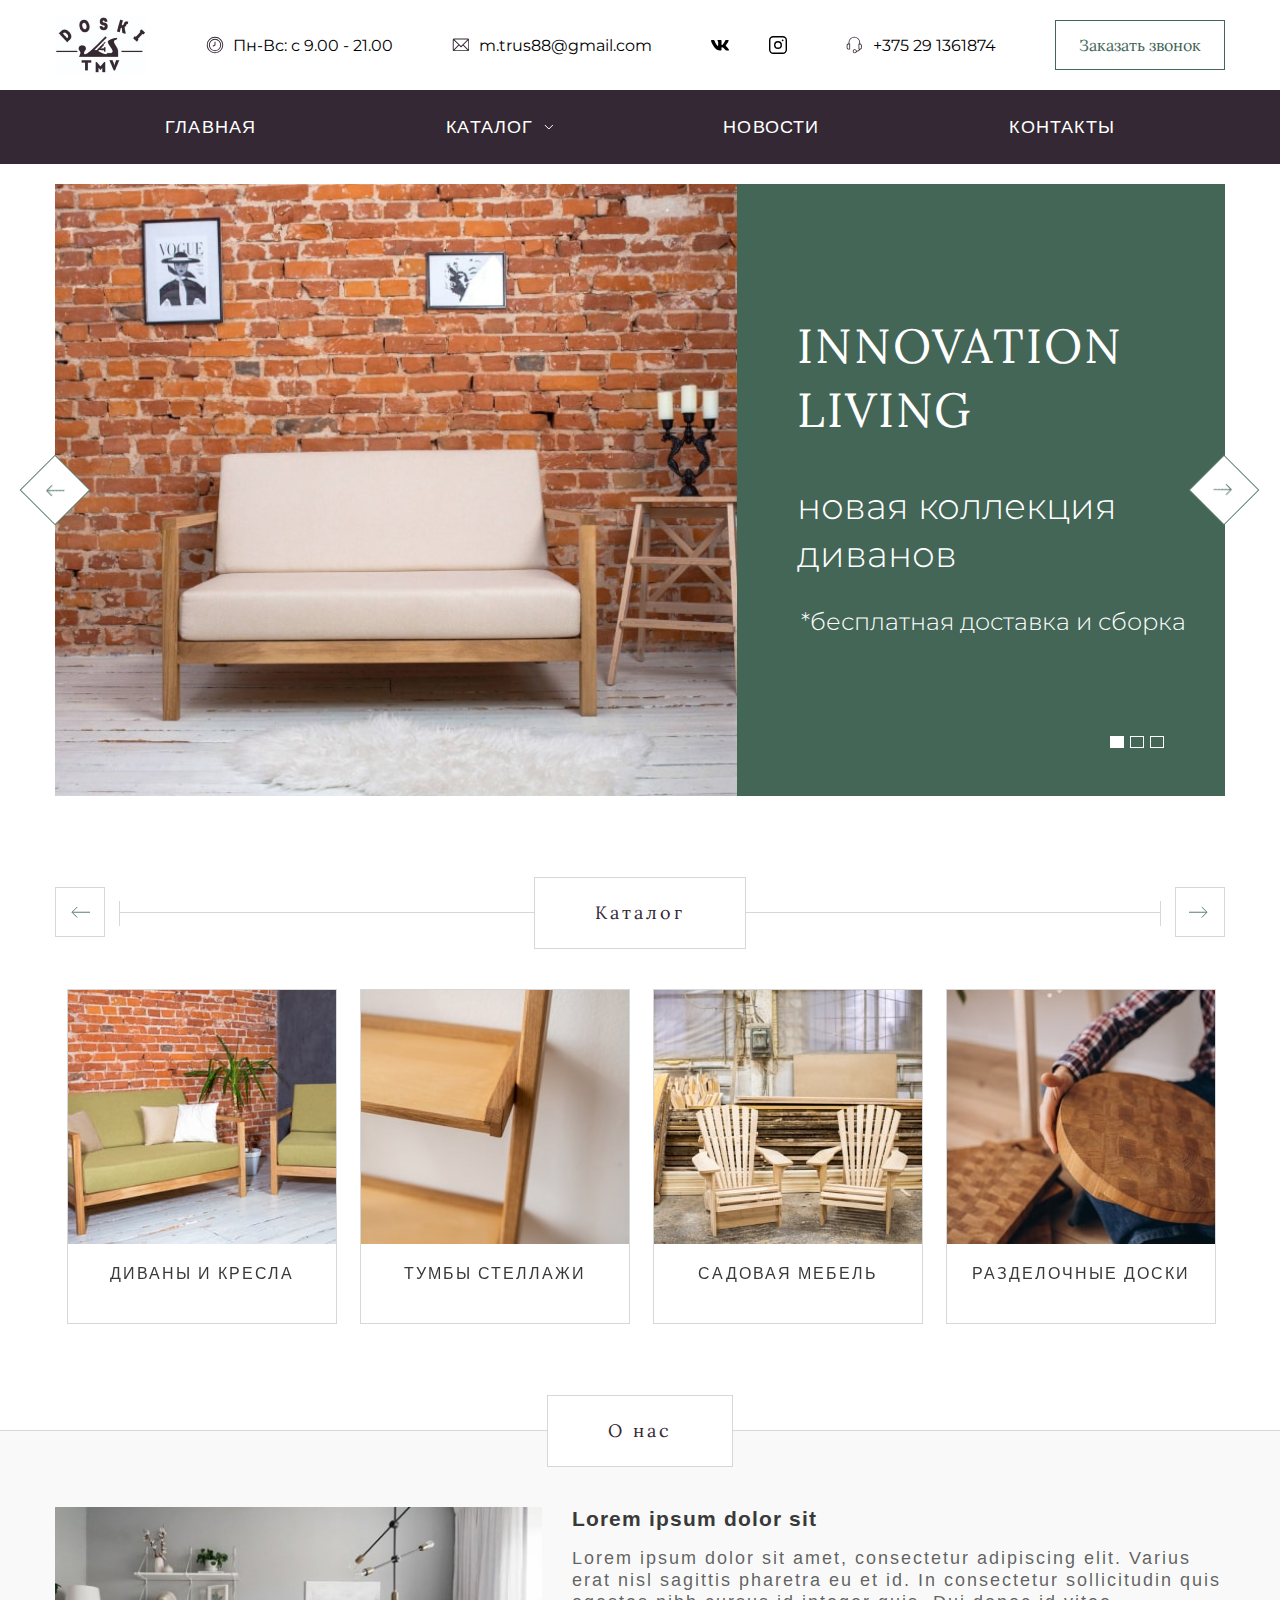
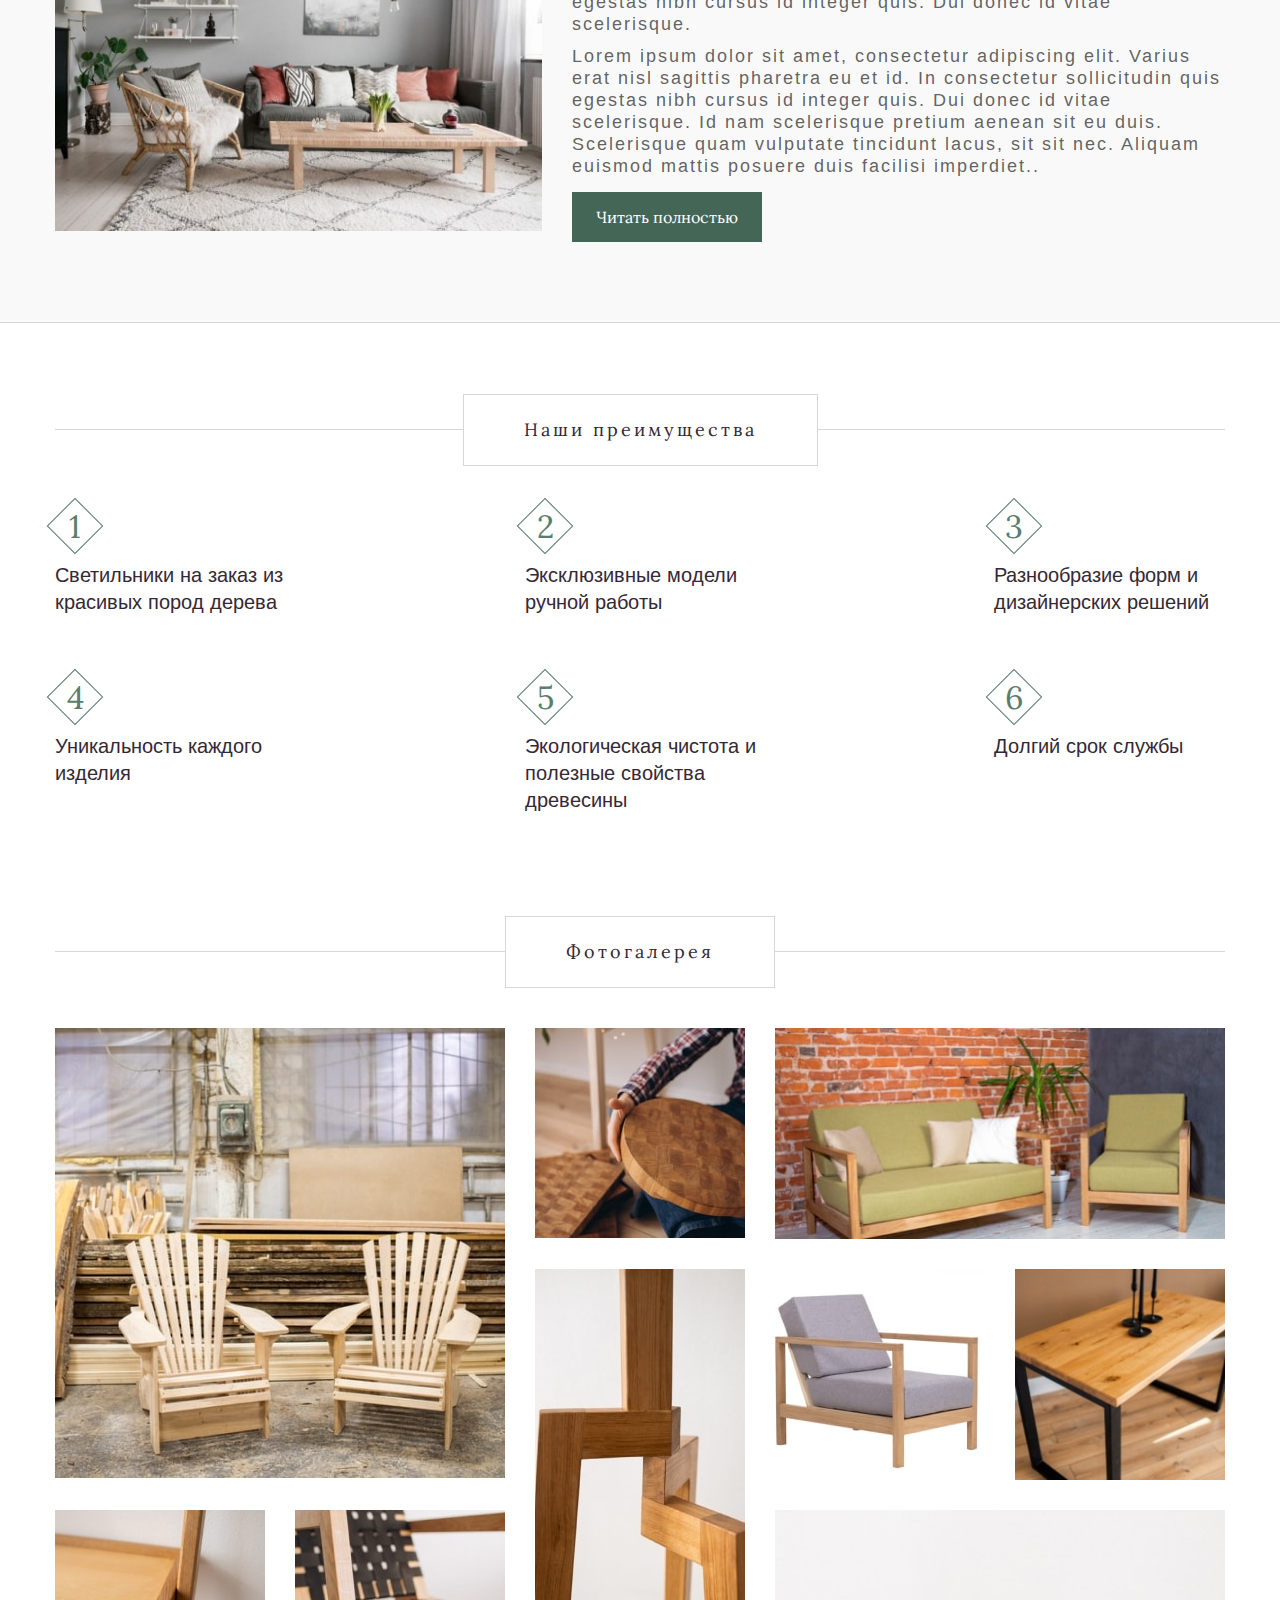
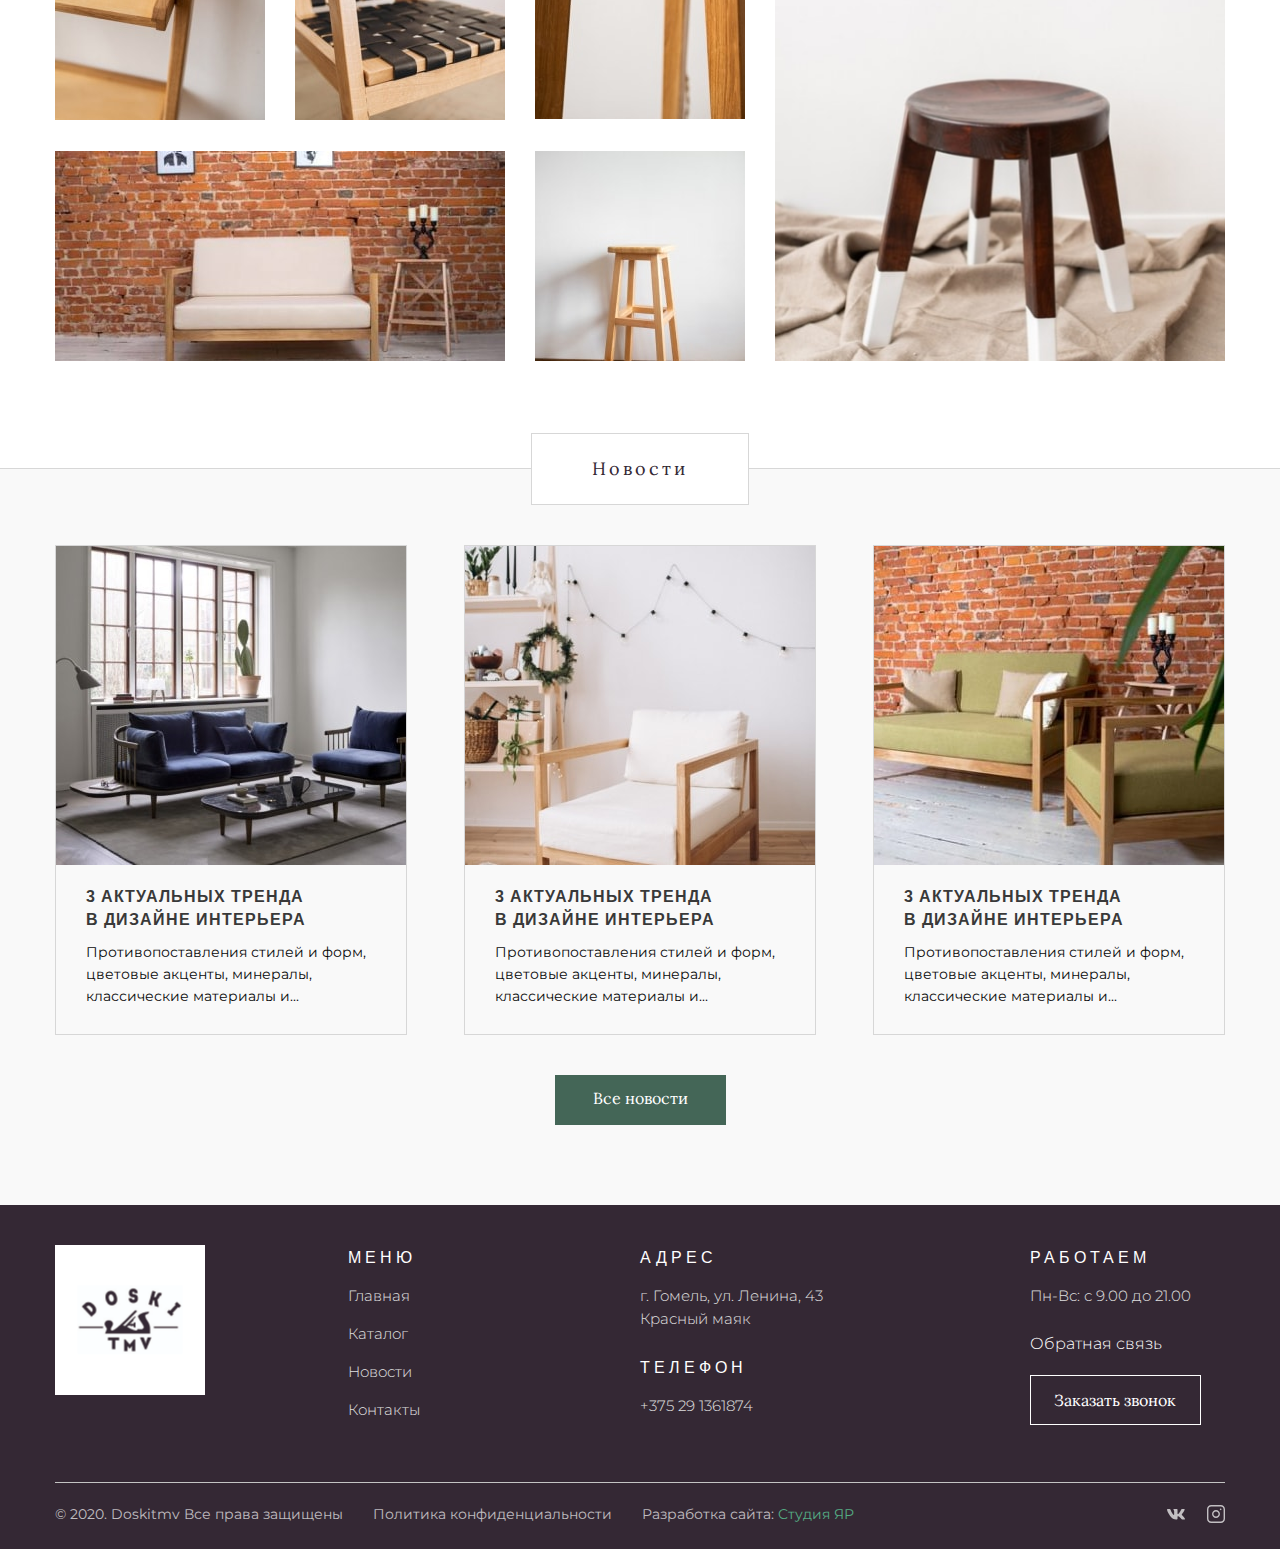
<file: index.html>
<!DOCTYPE html>
<html lang="ru">
  <head>
    <meta charset="utf-8">
    <meta http-equiv="X-UA-Compatible" content="IE=edge">
    <meta name="theme-color" content="#fff">
    <meta name="apple-mobile-web-app-status-bar-style" content="black-translucent">
    <meta name="viewport" content="width=device-width, user-scalable=no, initial-scale=1.0, maximum-scale=1.0, minimum-scale=1.0">
    <link rel="shortcut icon" href="img/favicons/favicon.ico" type="image/x-icon">
    <link rel="icon" sizes="16x16" href="img/favicons/favicon-16x16.png" type="image/png">
    <link rel="icon" sizes="32x32" href="img/favicons/favicon-32x32.png" type="image/png">
    <link rel="apple-touch-icon-precomposed" href="img/favicons/apple-touch-icon-precomposed.png">
    <link rel="apple-touch-icon" href="img/favicons/apple-touch-icon.png">
    <link rel="apple-touch-icon" sizes="57x57" href="img/favicons/apple-touch-icon-57x57.png">
    <link rel="apple-touch-icon" sizes="60x60" href="img/favicons/apple-touch-icon-60x60.png">
    <link rel="apple-touch-icon" sizes="72x72" href="img/favicons/apple-touch-icon-72x72.png">
    <link rel="apple-touch-icon" sizes="76x76" href="img/favicons/apple-touch-icon-76x76.png">
    <link rel="apple-touch-icon" sizes="114x114" href="img/favicons/apple-touch-icon-114x114.png">
    <link rel="apple-touch-icon" sizes="120x120" href="img/favicons/apple-touch-icon-120x120.png">
    <link rel="apple-touch-icon" sizes="144x144" href="img/favicons/apple-touch-icon-144x144.png">
    <link rel="apple-touch-icon" sizes="152x152" href="img/favicons/apple-touch-icon-152x152.png">
    <link rel="apple-touch-icon" sizes="167x167" href="img/favicons/apple-touch-icon-167x167.png">
    <link rel="apple-touch-icon" sizes="180x180" href="img/favicons/apple-touch-icon-180x180.png">
    <link rel="apple-touch-icon" sizes="1024x1024" href="img/favicons/apple-touch-icon-1024x1024.png">
    <!-- Fonts-->
    <link rel="stylesheet" href="https://fonts.googleapis.com/css2?family=Arimo:wght@400;700&amp;family=Lora&amp;family=Montserrat:wght@300;400&amp;display=swap">
    <!-- Styles-->
    <link rel="stylesheet" href="styles/main.css">
    <title>Главная | Doski TMV</title>
  </head>
  <body>
    <!-- Header-->
    <header class="header">
      <div class="container">
        <div class="header__inner">
          <div class="logo header__logo"><a class="logo" href="index.html"><img class="logo__img" src="./img/logo/logo.png" alt="Doski" title="Doski"></a></div>
          <div class="header__time">Пн-Вс: с 9.00 - 21.00</div>
          <div class="header__mail"><a class="header__mail-link" href="mailto:m.trus88@gmail.com">m.trus88@gmail.com</a></div>
          <div class="header__social"><a class="header__social-link" href="#" target="_blank"><img class="header__social-vk" src="./img/svg/vk.svg" alt=""></a><a class="header__social-link" href="#" target="_blank"><img class="header__social-insta" src="./img/svg/insta.svg" alt=""></a></div>
          <div class="header__tel"><a class="header__tel-link" href="tel:+375291361874">+375 29 1361874</a></div>
          <button class="base-button header__button">Заказать звонок</button>
        </div>
      </div>
    </header>
    <!-- ./Header-->
    <!-- Menu-->
    <nav class="menu">
      <div class="container">
        <div class="burger-menu" data-menuburgeropen=""><span class="burger-menu__burger-line"></span><span>Меню</span></div>
        <ul class="menu__list" data-menuburger="">
          <li class="menu__item"><a class="menu__link" href="./index.html">Главная</a></li>
          <li class="menu__item"><a class="menu__link menu__link--arrow menu__link--hover" href="./catalog.html">Каталог</a>
            <ul class="sub-menu">
              <li class="sub-menu__item"><a class="sub-menu__link" href="./catalog-partition.html">Диваны и Кресла</a></li>
              <li class="sub-menu__item"><a class="sub-menu__link" href="./catalog-partition.html">Столы и Стулья</a>
                <ul class="second-sub-menu">
                  <li class="second-sub-menu__item"><a class="second-sub-menu__link" href="1">Круглый стол</a></li>
                  <li class="second-sub-menu__item"><a class="second-sub-menu__link" href="2">Прямоугольный стол</a></li>
                  <li class="second-sub-menu__item"><a class="second-sub-menu__link" href="">Табуреты круглые</a></li>
                  <li class="second-sub-menu__item"><a class="second-sub-menu__link" href="">Табуреты барные</a></li>
                  <li class="second-sub-menu__item"><a class="second-sub-menu__link" href="">Стулья барные</a></li>
                </ul>
              </li>
              <li class="sub-menu__item"><a class="sub-menu__link" href="./catalog-partition.html">Тумбы, стеллажи</a></li>
              <li class="sub-menu__item"><a class="sub-menu__link" href="./catalog-partition.html">Садовая мебель</a></li>
              <li class="sub-menu__item"><a class="sub-menu__link" href="./catalog-partition.html">Разделочные доски</a></li>
              <li class="sub-menu__item"><a class="sub-menu__link" href="./catalog-partition.html">Работа под заказ</a></li>
            </ul>
          </li>
          <li class="menu__item"><a class="menu__link" href="./all-news.html">Новости</a></li>
          <li class="menu__item"><a class="menu__link" href="./contacts.html">Контакты</a></li>
        </ul>
      </div>
    </nav>
    <!-- ./ Menu-->
    <main>
      <!-- Hero-->
      <div class="hero">
        <div class="container">
          <div class="slider-inner">
            <div class="slick-slider">
              <div class="row-fl">
                <div class="row-fl__col-7"><img class="hero__img" src="./img/hero/hero-bg-1.jpg" alt=""></div>
                <div class="row-fl__col-5">
                  <div class="hero__text-inner">
                    <h1 class="hero__title">Innovation Living</h1>
                    <p class="hero__desc">новая коллекция диванов</p>
                    <p class="hero__footnote">*бесплатная доставка и сборка</p>
                  </div>
                </div>
              </div>
              <div class="row-fl">
                <div class="row-fl__col-7"><img class="hero__img" src="./img/hero/hero-bg-1.jpg" alt=""></div>
                <div class="row-fl__col-5">
                  <div class="hero__text-inner">
                    <h1 class="hero__title">Innovation Living</h1>
                    <p class="hero__desc">новая коллекция диванов</p>
                    <p class="hero__footnote">*бесплатная доставка и сборка</p>
                  </div>
                </div>
              </div>
              <div class="row-fl">
                <div class="row-fl__col-7"><img class="hero__img" src="./img/hero/hero-bg-1.jpg" alt=""></div>
                <div class="row-fl__col-5">
                  <div class="hero__text-inner">
                    <h1 class="hero__title">Innovation Living</h1>
                    <p class="hero__desc">новая коллекция диванов</p>
                    <p class="hero__footnote">*бесплатная доставка и сборка</p>
                  </div>
                </div>
              </div>
            </div>
          </div>
        </div>
      </div>
      <!-- ./ Hero-->
      <!-- Catalog-items-->
      <div class="container">
        <section class="catalog-items">
          <h2 class="catalog-items__title second-title">Каталог</h2>
          <div class="slider"><a class="catalog-item" href="./catalog-partition.html"><img class="catalog-item__img" src="./img/catalog-items/item-1.jpg" alt="Кресло Spotab">
              <h3 class="catalog-item__title"><span class="catalog-item__title">Диваны и Кресла</span></h3></a><a class="catalog-item" href="./catalog-partition.html"><img class="catalog-item__img" src="./img/catalog-items/item-2.jpg" alt="Кресло Skyline">
              <h3 class="catalog-item__title"><span class="catalog-item__title">Тумбы Стеллажи</span></h3></a><a class="catalog-item" href="./catalog-partition.html"><img class="catalog-item__img" src="./img/catalog-items/item-3.jpg" alt="Кресло Vitra">
              <h3 class="catalog-item__title"><span class="catalog-item__title">Садовая мебель</span></h3></a><a class="catalog-item" href="./catalog-partition.html"><img class="catalog-item__img" src="./img/catalog-items/item-4.jpg" alt="Кресло Flora">
              <h3 class="catalog-item__title"><span class="catalog-item__title">Разделочные доски</span></h3></a><a class="catalog-item" href="./catalog-partition.html"><img class="catalog-item__img" src="./img/catalog-items/item-1.jpg" alt="Кресло Spotab">
              <h3 class="catalog-item__title"><span class="catalog-item__title">Диваны и Кресла</span></h3></a><a class="catalog-item" href="./catalog-partition.html"><img class="catalog-item__img" src="./img/catalog-items/item-2.jpg" alt="Кресло Skyline">
              <h3 class="catalog-item__title"><span class="catalog-item__title">Тумбы Стеллажи</span></h3></a><a class="catalog-item" href="./catalog-partition.html"><img class="catalog-item__img" src="./img/catalog-items/item-3.jpg" alt="Кресло Vitra">
              <h3 class="catalog-item__title"><span class="catalog-item__title">Садовая мебель</span></h3></a><a class="catalog-item" href="./catalog-partition.html"><img class="catalog-item__img" src="./img/catalog-items/item-4.jpg" alt="Кресло Flora">
              <h3 class="catalog-item__title"><span class="catalog-item__title">Разделочные доски</span></h3></a></div>
        </section>
      </div>
      <!-- ./ Catalog-items-->
      <!-- About-->
      <section class="about">
        <div class="container">
          <h2 class="about__title second-title">О нас</h2>
          <div class="row-fl">
            <div class="row-fl__col-5"><img class="about__img" src="./img/about/about-1.jpg" alt=""></div>
            <div class="row-fl__col-7 about__text-wrapper">
              <h3 class="about__small-title">Lorem ipsum dolor sit</h3>
              <p class="about__desc">
                Lorem ipsum dolor sit amet, consectetur adipiscing elit. Varius erat nisl sagittis pharetra eu et
                id. In consectetur sollicitudin quis egestas nibh cursus id integer quis. Dui donec id vitae
                scelerisque.
              </p>
              <p class="about__desc">
                Lorem ipsum dolor sit amet, consectetur adipiscing elit. Varius erat nisl sagittis pharetra eu et
                id. In consectetur sollicitudin quis egestas nibh cursus id integer quis. Dui donec id vitae
                scelerisque. Id nam scelerisque pretium aenean sit eu duis. Scelerisque quam vulputate tincidunt
                lacus, sit sit nec. Aliquam euismod mattis posuere duis facilisi imperdiet..
              </p>
              <button class="about__button base-button">Читать полностью</button>
            </div>
          </div>
        </div>
      </section>
      <!-- ./ About-->
      <!-- Advantages-->
      <div class="container">
        <section class="advantages">
          <h2 class="advantages__title second-title">Наши преимущества</h2>
          <div class="row-fl jc-sb">
            <div class="advantages__inner">
              <div class="advantages__num-inner"><span class="advantages__num">1</span></div>
              <p class="advantages__desc">Светильники на заказ из красивых пород дерева</p>
            </div>
            <div class="advantages__inner">
              <div class="advantages__num-inner"><span class="advantages__num">2</span></div>
              <p class="advantages__desc">Эксклюзивные модели ручной работы</p>
            </div>
            <div class="advantages__inner">
              <div class="advantages__num-inner"><span class="advantages__num">3</span></div>
              <p class="advantages__desc">Разнообразие форм и дизайнерских решений</p>
            </div>
          </div>
          <div class="row-fl jc-sb">
            <div class="advantages__inner">
              <div class="advantages__num-inner"><span class="advantages__num">4</span></div>
              <p class="advantages__desc">Уникальность каждого изделия</p>
            </div>
            <div class="advantages__inner">
              <div class="advantages__num-inner"><span class="advantages__num">5</span></div>
              <p class="advantages__desc">
                Экологическая чистота
                и полезные свойства древесины
              </p>
            </div>
            <div class="advantages__inner">
              <div class="advantages__num-inner"><span class="advantages__num">6</span></div>
              <p class="advantages__desc">Долгий срок службы</p>
            </div>
          </div>
        </section>
      </div>
      <!-- ./ Advantages-->
      <!-- Gallery-->
      <div class="container">
        <section class="gallery">
          <h2 class="gallery__title second-title">Фотогалерея</h2>
          <div class="grid-container"><a class="item-1 glightbox" href="./img/gallery/gallery-image-1.jpg" data-gallery="gallery"><img class="gallery__img" src="./img/gallery/gallery-image-1.jpg" alt="gallery-image-1"></a><a class="item-2 glightbox" href="./img/gallery/gallery-image-2.jpg" data-gallery="gallery"><img class="gallery__img" src="./img/gallery/gallery-image-2.jpg" alt="gallery-image-2"></a><a class="item-3 glightbox" href="./img/gallery/gallery-image-3.jpg" data-gallery="gallery"><img class="gallery__img" src="./img/gallery/gallery-image-3.jpg" alt="gallery-image-3"></a><a class="item-4 glightbox" href="./img/gallery/gallery-image-4.jpg" data-gallery="gallery"><img class="gallery__img" src="./img/gallery/gallery-image-4.jpg" alt="gallery-image-4"></a><a class="item-5 glightbox" href="./img/gallery/gallery-image-5.jpg" data-gallery="gallery"><img class="gallery__img" src="./img/gallery/gallery-image-5.jpg" alt="gallery-image-5"></a><a class="item-6 glightbox" href="./img/gallery/gallery-image-6.jpg" data-gallery="gallery"><img class="gallery__img" src="./img/gallery/gallery-image-6.jpg" alt="gallery-image-6"></a><a class="item-7 glightbox" href="./img/gallery/gallery-image-7.jpg" data-gallery="gallery"><img class="gallery__img" src="./img/gallery/gallery-image-7.jpg" alt="gallery-image-7"></a><a class="item-8 glightbox" href="./img/gallery/gallery-image-8.jpg" data-gallery="gallery"><img class="gallery__img" src="./img/gallery/gallery-image-8.jpg" alt="gallery-image-8"></a><a class="item-9 glightbox" href="./img/gallery/gallery-image-9.jpg" data-gallery="gallery"><img class="gallery__img" src="./img/gallery/gallery-image-9.jpg" alt="gallery-image-9"></a><a class="item-10 glightbox" href="./img/gallery/gallery-image-10.jpg" data-gallery="gallery"><img class="gallery__img" src="./img/gallery/gallery-image-10.jpg" alt="gallery-image-10"></a><a class="item-11 glightbox" href="./img/gallery/gallery-image-11.jpg" data-gallery="gallery"><img class="gallery__img" src="./img/gallery/gallery-image-11.jpg" alt="gallery-image-11"></a></div>
        </section>
      </div>
      <!-- ./ Gallery-->
      <!-- News-->
      <section class="news">
        <div class="container">
          <h2 class="news__title second-title">Новости</h2>
          <div class="row-fl jc-sb">
            <div class="row-fl__col-3"><a class="news-item" href="./page-news.html"><img class="news-item__img" src="./img/news/news-1.jpg" alt="News-1">
                <h3 class="news-item__title">3 актуальных тренда в дизайне интерьера</h3>
                <p class="news-item__desc">
                  Противопоставления стилей и форм,
                  цветовые акценты, минералы,
                  классические материалы и...
                </p></a></div>
            <div class="row-fl__col-3"><a class="news-item" href="./page-news.html"><img class="news-item__img" src="./img/news/news-2.jpg" alt="News-2">
                <h3 class="news-item__title">3 актуальных тренда в дизайне интерьера</h3>
                <p class="news-item__desc">
                  Противопоставления стилей и форм,
                  цветовые акценты, минералы,
                  классические материалы и...
                </p></a></div>
            <div class="row-fl__col-3"><a class="news-item" href="./page-news.html"><img class="news-item__img" src="./img/news/news-3.jpg" alt="News-3">
                <h3 class="news-item__title">3 актуальных тренда в дизайне интерьера</h3>
                <p class="news-item__desc">
                  Противопоставления стилей и форм,
                  цветовые акценты, минералы,
                  классические материалы и...
                </p></a></div>
          </div><a class="news__link" href="./all-news.html">Все новости</a>
        </div>
      </section>
      <!-- ./ News-->
    </main>
    <!-- Footer-->
    <footer class="footer">
      <div class="container">
        <div class="row-fl">
          <div class="row-fl__col-3">
            <div class="footer__logo"><img class="footer__logo-img" src="./img/logo/footer-logo.png" alt="Doskitmv"></div>
          </div>
          <div class="row-fl__col-3">
            <div class="footer-menu">
              <h4 class="footer__title">Меню</h4>
              <ul class="footer-menu__list">
                <li class="footer-menu__item"><a class="footer-menu__link footer__text" href="./index.html">Главная</a></li>
                <li class="footer-menu__item"><a class="footer-menu__link footer__text" href="./catalog.html">Каталог</a></li>
                <li class="footer-menu__item"><a class="footer-menu__link footer__text" href="./all-news.html">Новости</a></li>
                <li class="footer-menu__item"><a class="footer-menu__link footer__text" href="./contacts.html">Контакты</a></li>
              </ul>
            </div>
          </div>
          <div class="row-fl__col-4">
            <h4 class="footer__title">Адрес</h4>
            <p class="footer__text">г. Гомель, ул. Ленина, 43<br>Красный маяк</p>
            <h4 class="footer__title">Телефон</h4>
            <p class="footer__text"><a href="tel:+375291361874">+375 29 1361874</a></p>
          </div>
          <div class="row-fl__col-2">
            <h4 class="footer__title">Работаем</h4>
            <p class="footer__text">Пн-Вс: с 9.00 до 21.00</p>
            <p class="footer__text footer__text--feedback">Обратная связь</p>
            <button class="base-button footer__button">Заказать звонок</button>
          </div>
        </div>
        <div class="footer__copyright"><span class="footer__copyright-text">© 2020. Doskitmv Все права защищены</span><span class="footer__copyright-text"><a href="#">Политика конфиденциальности</a></span><span class="footer__copyright-text">Разработка сайта: <a class="green-link" href="#">Cтудия ЯР</a></span>
          <div class="footer__social-inner"><a class="footer__social-vk" href="#" target="_blank">
              <svg width="18" height="11" viewBox="0 0 18 11" fill="none" xmlns="http://www.w3.org/2000/svg">
                <path d="M14.9368 6.02122C14.6458 5.6537 14.729 5.4902 14.9368 5.16169C14.9405 5.15794 17.3428 1.83832 17.5904 0.712532L17.5919 0.711782C17.7149 0.301518 17.5919 7.62939e-06 16.9971 7.62939e-06H15.029C14.528 7.62939e-06 14.297 0.258767 14.1732 0.548277C14.1732 0.548277 13.1712 2.94686 11.7537 4.50166C11.2961 4.95093 11.0846 5.09493 10.8349 5.09493C10.7119 5.09493 10.5206 4.95093 10.5206 4.54067V0.711782C10.5206 0.219765 10.3804 7.62939e-06 9.9656 7.62939e-06H6.87099C6.55673 7.62939e-06 6.36997 0.229516 6.36997 0.443273C6.36997 0.909789 7.07875 1.01704 7.15225 2.32959V5.17744C7.15225 5.80146 7.03899 5.91621 6.78774 5.91621C6.11871 5.91621 4.49491 3.50788 3.53262 0.751534C3.33837 0.216765 3.14861 0.000757601 2.64384 0.000757601H0.675023C0.113254 0.000757601 0 0.259517 0 0.549027C0 1.06054 0.669023 3.60388 3.11111 6.964C4.73866 9.25758 7.03074 10.5004 9.11582 10.5004C10.3691 10.5004 10.5221 10.2244 10.5221 9.7496C10.5221 7.55802 10.4089 7.35101 11.0366 7.35101C11.3276 7.35101 11.8287 7.49502 12.9987 8.60131C14.336 9.9131 14.5558 10.5004 15.3043 10.5004H17.2723C17.8334 10.5004 18.1176 10.2244 17.9541 9.67984C17.5799 8.53455 15.0508 6.17872 14.9368 6.02122Z" fill="#ffffffb3"></path>
              </svg></a><a class="footer__social-insta" href="#" target="_blank">
              <svg width="18" height="18" viewBox="0 0 18 18" fill="none" xmlns="http://www.w3.org/2000/svg">
                <path d="M13.7812 0H4.21875C1.89253 0 0 1.89253 0 4.21875V13.7812C0 16.1075 1.89253 18 4.21875 18H13.7812C16.1075 18 18 16.1075 18 13.7812V4.21875C18 1.89253 16.1075 0 13.7812 0ZM16.5938 13.7812C16.5938 15.3321 15.3321 16.5938 13.7812 16.5938H4.21875C2.66789 16.5938 1.40625 15.3321 1.40625 13.7812V4.21875C1.40625 2.66789 2.66789 1.40625 4.21875 1.40625H13.7812C15.3321 1.40625 16.5938 2.66789 16.5938 4.21875V13.7812ZM9 5.02734C6.80946 5.02734 5.02734 6.80946 5.02734 9C5.02734 11.1905 6.80946 12.9727 9 12.9727C11.1905 12.9727 12.9727 11.1905 12.9727 9C12.9727 6.80946 11.1905 5.02734 9 5.02734ZM9 11.5664C7.58482 11.5664 6.43359 10.4152 6.43359 9C6.43359 7.58482 7.58482 6.43359 9 6.43359C10.4152 6.43359 11.5664 7.58482 11.5664 9C11.5664 10.4152 10.4152 11.5664 9 11.5664ZM14.5312 4.3477C14.5312 4.83302 14.1378 5.22661 13.6523 5.22661C13.167 5.22661 12.7734 4.83302 12.7734 4.3477C12.7734 3.86224 13.167 3.4688 13.6523 3.4688C14.1378 3.4688 14.5312 3.86224 14.5312 4.3477Z" fill="#ffffffb3"></path>
              </svg></a></div>
          <div class="clearfix"></div>
        </div>
      </div>
    </footer>
    <!-- Modal-window-->
    <div class="modal-window-overlay">
      <div class="modal-window"><span class="modal-window__close"></span>
        <div class="modal-window__title">Заказать звонок</div>
        <form class="form" action="">
          <div class="form__row">
            <label class="form__name">Ваше имя:</label>
            <input type="text" value="">
          </div>
          <div class="form__row">
            <label class="form__tel">Ваш телефон:</label>
            <input type="tel" value="">
          </div>
          <button class="base-button form__button" type="submit">Позвоните мне</button>
        </form>
      </div>
    </div>
    <!-- ./ Modal-window-->
    <script src="./js/main.min.js"></script>
    <script src="./js/vendor.min.js"></script>
  </body>
</html>
</file>
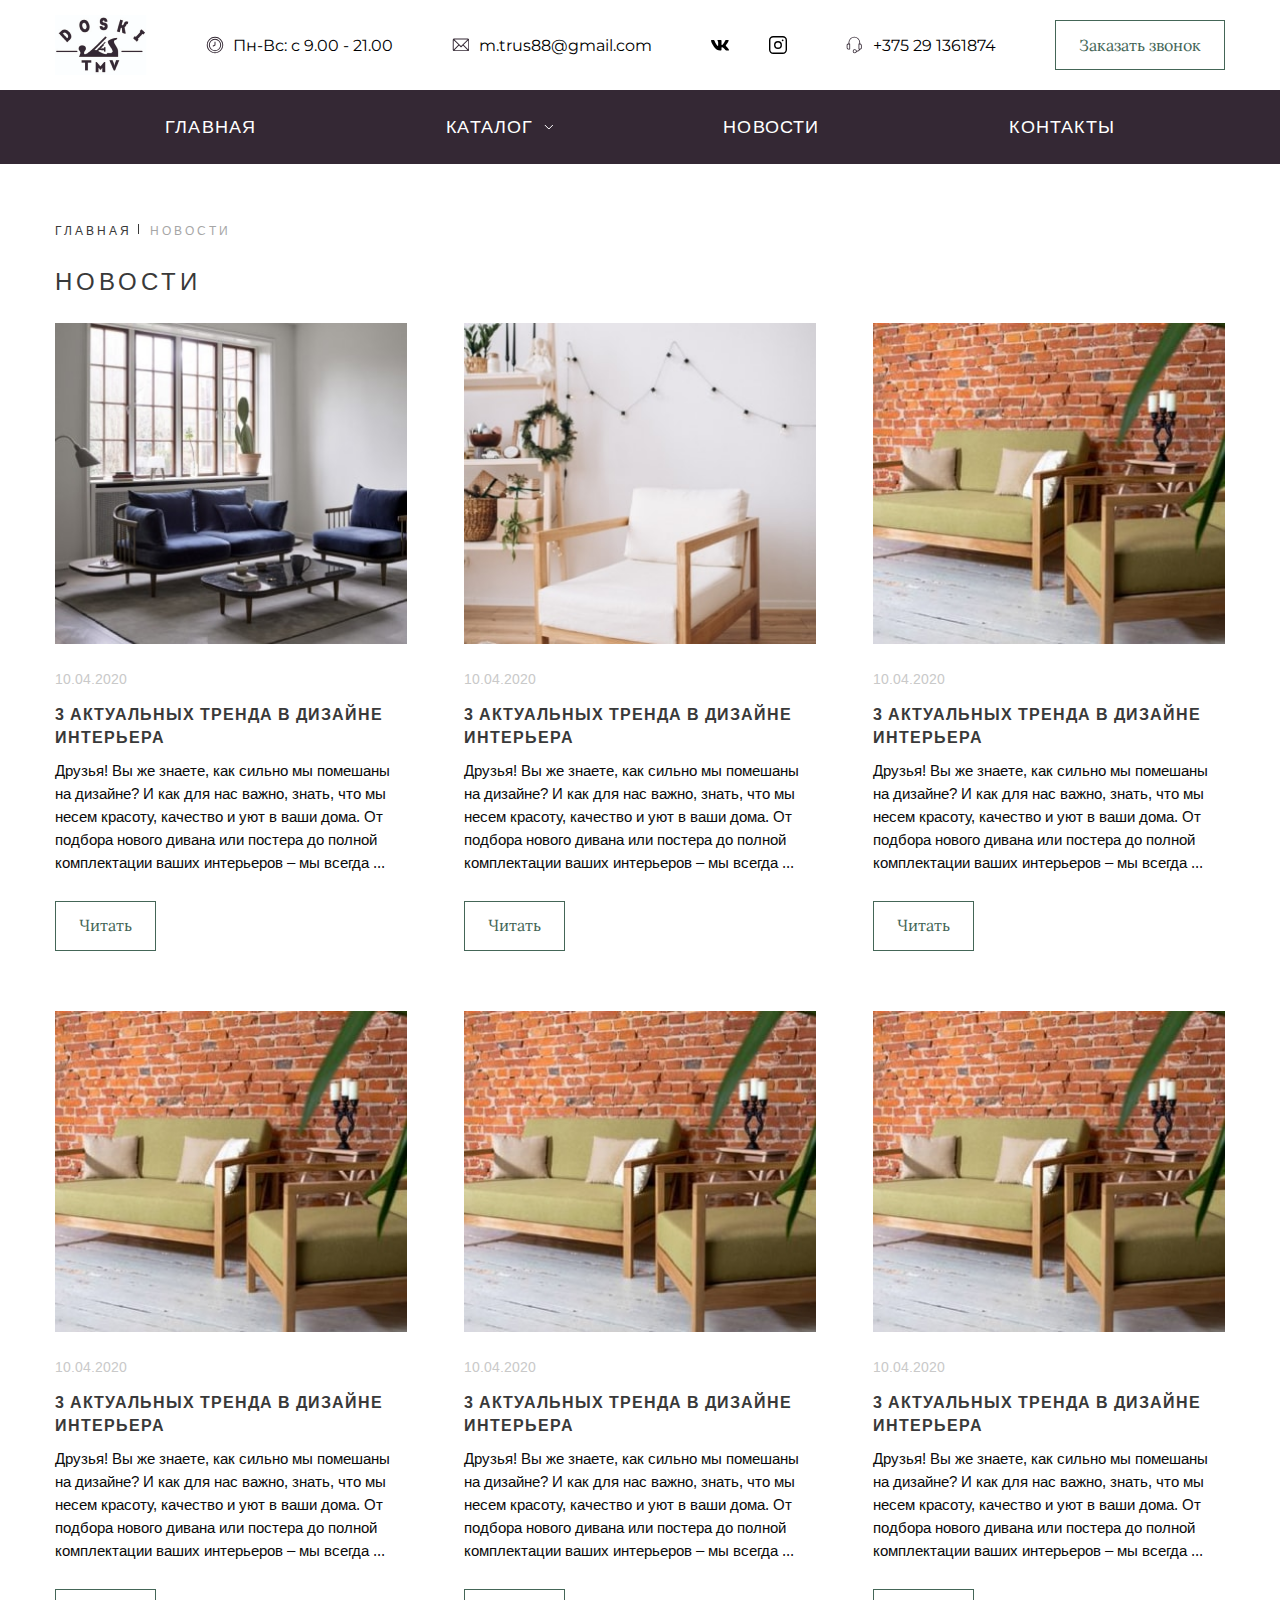
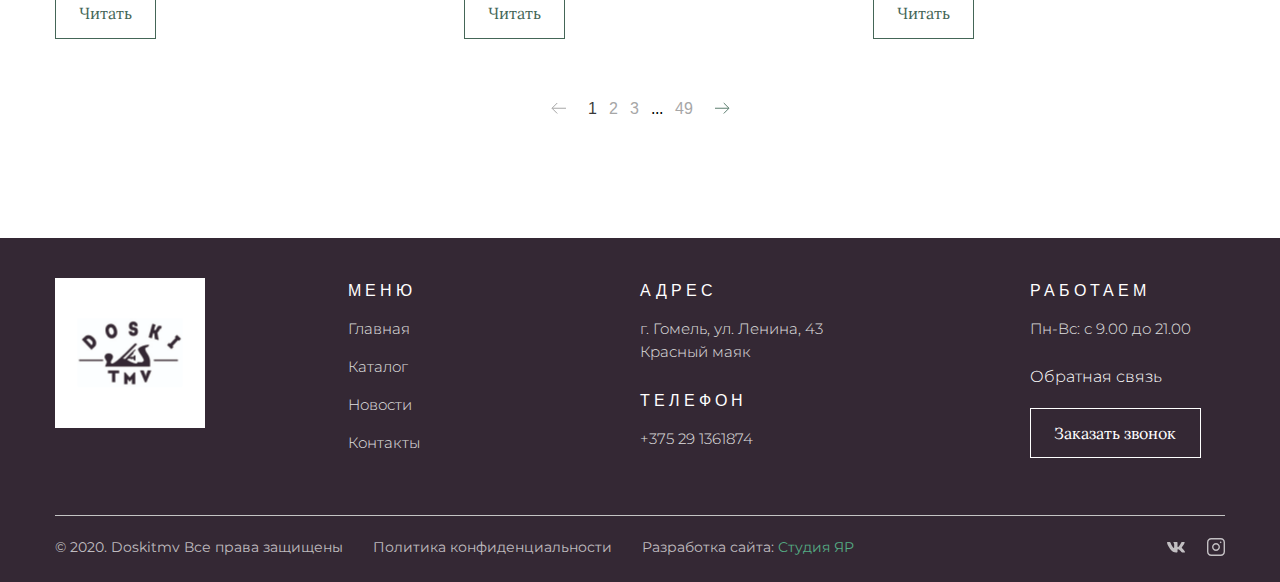
<file: all-news.html>
<!DOCTYPE html>
<html lang="ru">
  <head>
    <meta charset="utf-8">
    <meta http-equiv="X-UA-Compatible" content="IE=edge">
    <meta name="theme-color" content="#fff">
    <meta name="apple-mobile-web-app-status-bar-style" content="black-translucent">
    <meta name="viewport" content="width=device-width, user-scalable=no, initial-scale=1.0, maximum-scale=1.0, minimum-scale=1.0">
    <link rel="shortcut icon" href="img/favicons/favicon.ico" type="image/x-icon">
    <link rel="icon" sizes="16x16" href="img/favicons/favicon-16x16.png" type="image/png">
    <link rel="icon" sizes="32x32" href="img/favicons/favicon-32x32.png" type="image/png">
    <link rel="apple-touch-icon-precomposed" href="img/favicons/apple-touch-icon-precomposed.png">
    <link rel="apple-touch-icon" href="img/favicons/apple-touch-icon.png">
    <link rel="apple-touch-icon" sizes="57x57" href="img/favicons/apple-touch-icon-57x57.png">
    <link rel="apple-touch-icon" sizes="60x60" href="img/favicons/apple-touch-icon-60x60.png">
    <link rel="apple-touch-icon" sizes="72x72" href="img/favicons/apple-touch-icon-72x72.png">
    <link rel="apple-touch-icon" sizes="76x76" href="img/favicons/apple-touch-icon-76x76.png">
    <link rel="apple-touch-icon" sizes="114x114" href="img/favicons/apple-touch-icon-114x114.png">
    <link rel="apple-touch-icon" sizes="120x120" href="img/favicons/apple-touch-icon-120x120.png">
    <link rel="apple-touch-icon" sizes="144x144" href="img/favicons/apple-touch-icon-144x144.png">
    <link rel="apple-touch-icon" sizes="152x152" href="img/favicons/apple-touch-icon-152x152.png">
    <link rel="apple-touch-icon" sizes="167x167" href="img/favicons/apple-touch-icon-167x167.png">
    <link rel="apple-touch-icon" sizes="180x180" href="img/favicons/apple-touch-icon-180x180.png">
    <link rel="apple-touch-icon" sizes="1024x1024" href="img/favicons/apple-touch-icon-1024x1024.png">
    <!-- Fonts-->
    <link rel="stylesheet" href="https://fonts.googleapis.com/css2?family=Arimo:wght@400;700&amp;family=Lora&amp;family=Montserrat:wght@300;400&amp;display=swap">
    <!-- Styles-->
    <link rel="stylesheet" href="styles/main.css">
    <title>Новости</title>
  </head>
  <body>
    <!-- Header-->
    <header class="header">
      <div class="container">
        <div class="header__inner">
          <div class="logo header__logo"><a class="logo" href="index.html"><img class="logo__img" src="./img/logo/logo.png" alt="Doski" title="Doski"></a></div>
          <div class="header__time">Пн-Вс: с 9.00 - 21.00</div>
          <div class="header__mail"><a class="header__mail-link" href="mailto:m.trus88@gmail.com">m.trus88@gmail.com</a></div>
          <div class="header__social"><a class="header__social-link" href="#" target="_blank"><img class="header__social-vk" src="./img/svg/vk.svg" alt=""></a><a class="header__social-link" href="#" target="_blank"><img class="header__social-insta" src="./img/svg/insta.svg" alt=""></a></div>
          <div class="header__tel"><a class="header__tel-link" href="tel:+375291361874">+375 29 1361874</a></div>
          <button class="base-button header__button">Заказать звонок</button>
        </div>
      </div>
    </header>
    <!-- ./Header-->
    <!-- Menu-->
    <nav class="menu">
      <div class="container">
        <div class="burger-menu" data-menuburgeropen=""><span class="burger-menu__burger-line"></span><span>Меню</span></div>
        <ul class="menu__list" data-menuburger="">
          <li class="menu__item"><a class="menu__link" href="./index.html">Главная</a></li>
          <li class="menu__item"><a class="menu__link menu__link--arrow menu__link--hover" href="./catalog.html">Каталог</a>
            <ul class="sub-menu">
              <li class="sub-menu__item"><a class="sub-menu__link" href="./catalog-partition.html">Диваны и Кресла</a></li>
              <li class="sub-menu__item"><a class="sub-menu__link" href="./catalog-partition.html">Столы и Стулья</a>
                <ul class="second-sub-menu">
                  <li class="second-sub-menu__item"><a class="second-sub-menu__link" href="1">Круглый стол</a></li>
                  <li class="second-sub-menu__item"><a class="second-sub-menu__link" href="2">Прямоугольный стол</a></li>
                  <li class="second-sub-menu__item"><a class="second-sub-menu__link" href="">Табуреты круглые</a></li>
                  <li class="second-sub-menu__item"><a class="second-sub-menu__link" href="">Табуреты барные</a></li>
                  <li class="second-sub-menu__item"><a class="second-sub-menu__link" href="">Стулья барные</a></li>
                </ul>
              </li>
              <li class="sub-menu__item"><a class="sub-menu__link" href="./catalog-partition.html">Тумбы, стеллажи</a></li>
              <li class="sub-menu__item"><a class="sub-menu__link" href="./catalog-partition.html">Садовая мебель</a></li>
              <li class="sub-menu__item"><a class="sub-menu__link" href="./catalog-partition.html">Разделочные доски</a></li>
              <li class="sub-menu__item"><a class="sub-menu__link" href="./catalog-partition.html">Работа под заказ</a></li>
            </ul>
          </li>
          <li class="menu__item"><a class="menu__link" href="./all-news.html">Новости</a></li>
          <li class="menu__item"><a class="menu__link" href="./contacts.html">Контакты</a></li>
        </ul>
      </div>
    </nav>
    <!-- ./ Menu-->
    <main>
      <!-- All-news-->
      <section class="all-news">
        <div class="container">
          <div class="bread-crumbs">
            <ul class="bread-crumbs__list">
              <li class="bread-crumbs__item"><a class="bread-crumbs__link" href="./index.html">Главная</a></li>
              <li class="bread-crumbs__item">Новости</li>
            </ul>
          </div>
          <h1 class="main-page-title">Новости</h1>
          <div class="row-fl jc-sb">
            <div class="row-fl__col-3">
              <div class="news-item"><img class="news-item__img" src="./img/news/news-1.jpg" alt="News-1"><span class="news-item__date">
                   10.04.2020</span>
                <h3 class="news-item__title">3 актуальных тренда в дизайне интерьера</h3>
                <p class="news-item__desc">
                   Друзья! Вы же знаете, как сильно мы помешаны на дизайне? И как для нас важно, знать, что мы несем красоту, качество и уют в ваши дома. От подбора нового дивана или постера до полной комплектации ваших интерьеров – мы всегда ...</p><a class="base-button all-news__button" href="./page-news.html">Читать</a>
              </div>
            </div>
            <div class="row-fl__col-3">
              <div class="news-item"><img class="news-item__img" src="./img/news/news-2.jpg" alt="News-2"><span class="news-item__date">
                   10.04.2020</span>
                <h3 class="news-item__title">3 актуальных тренда в дизайне интерьера</h3>
                <p class="news-item__desc">
                   Друзья! Вы же знаете, как сильно мы помешаны на дизайне? И как для нас важно, знать, что мы несем красоту, качество и уют в ваши дома. От подбора нового дивана или постера до полной комплектации ваших интерьеров – мы всегда ...</p><a class="base-button all-news__button" href="./page-news.html">Читать</a>
              </div>
            </div>
            <div class="row-fl__col-3">
              <div class="news-item"><img class="news-item__img" src="./img/news/news-3.jpg" alt="News-3"><span class="news-item__date">
                   10.04.2020</span>
                <h3 class="news-item__title">3 актуальных тренда в дизайне интерьера</h3>
                <p class="news-item__desc">
                   Друзья! Вы же знаете, как сильно мы помешаны на дизайне? И как для нас важно, знать, что мы несем красоту, качество и уют в ваши дома. От подбора нового дивана или постера до полной комплектации ваших интерьеров – мы всегда ...</p><a class="base-button all-news__button" href="./page-news.html">Читать</a>
              </div>
            </div>
            <div class="row-fl__col-3">
              <div class="news-item"><img class="news-item__img" src="./img/news/news-3.jpg" alt="News-3"><span class="news-item__date">
                   10.04.2020</span>
                <h3 class="news-item__title">3 актуальных тренда в дизайне интерьера</h3>
                <p class="news-item__desc">
                   Друзья! Вы же знаете, как сильно мы помешаны на дизайне? И как для нас важно, знать, что мы несем красоту, качество и уют в ваши дома. От подбора нового дивана или постера до полной комплектации ваших интерьеров – мы всегда ...</p><a class="base-button all-news__button" href="./page-news.html">Читать</a>
              </div>
            </div>
            <div class="row-fl__col-3">
              <div class="news-item"><img class="news-item__img" src="./img/news/news-3.jpg" alt="News-3"><span class="news-item__date">
                   10.04.2020</span>
                <h3 class="news-item__title">3 актуальных тренда в дизайне интерьера</h3>
                <p class="news-item__desc">
                   Друзья! Вы же знаете, как сильно мы помешаны на дизайне? И как для нас важно, знать, что мы несем красоту, качество и уют в ваши дома. От подбора нового дивана или постера до полной комплектации ваших интерьеров – мы всегда ...</p><a class="base-button all-news__button" href="./page-news.html">Читать</a>
              </div>
            </div>
            <div class="row-fl__col-3">
              <div class="news-item"><img class="news-item__img" src="./img/news/news-3.jpg" alt="News-3"><span class="news-item__date">
                   10.04.2020</span>
                <h3 class="news-item__title">3 актуальных тренда в дизайне интерьера</h3>
                <p class="news-item__desc">
                   Друзья! Вы же знаете, как сильно мы помешаны на дизайне? И как для нас важно, знать, что мы несем красоту, качество и уют в ваши дома. От подбора нового дивана или постера до полной комплектации ваших интерьеров – мы всегда ...</p><a class="base-button all-news__button" href="./page-news.html">Читать</a>
              </div>
            </div>
          </div>
          <!-- Pagination-->
          <div class="pagination__inner">
            <ul class="pagination">
              <li class="pagination__item"><a class="pagination__link" href="">
                  <svg width="19" height="12" viewBox="0 0 19 12" fill="none" xmlns="http://www.w3.org/2000/svg">
                    <path d="M14.9998 6.24405L1.16992 6.24405" stroke="#a6a6a6"></path>
                    <path d="M6.24414 1L1.00005 6.24409L6.24414 11.4882" stroke="#a6a6a6"></path>
                  </svg></a></li>
              <li class="pagination__item"><a class="pagination__link pagination__link--active" href="#">1</a></li>
              <li class="pagination__item"><a class="pagination__link" href="#">2</a></li>
              <li class="pagination__item"><a class="pagination__link" href="#">3</a></li>
              <li class="pagination__item">...</li>
              <li class="pagination__item"><a class="pagination__link" href="#">49</a></li>
              <li class="pagination__item"><a class="pagination__link" href="">
                  <svg width="19" height="12" viewBox="0 0 19 12" fill="none" xmlns="http://www.w3.org/2000/svg">
                    <path d="M4.00015676 6.24405L17.8301 6.24405" stroke="#5B7D6E"></path>
                    <path d="M12.7559 1L18 6.24409L12.7559 11.4882" stroke="#5B7D6E"></path>
                  </svg></a></li>
            </ul>
          </div>
        </div>
        <!-- ./ All-news-->
      </section>
    </main>
    <!-- Footer-->
    <footer class="footer">
      <div class="container">
        <div class="row-fl">
          <div class="row-fl__col-3">
            <div class="footer__logo"><img class="footer__logo-img" src="./img/logo/footer-logo.png" alt="Doskitmv"></div>
          </div>
          <div class="row-fl__col-3">
            <div class="footer-menu">
              <h4 class="footer__title">Меню</h4>
              <ul class="footer-menu__list">
                <li class="footer-menu__item"><a class="footer-menu__link footer__text" href="./index.html">Главная</a></li>
                <li class="footer-menu__item"><a class="footer-menu__link footer__text" href="./catalog.html">Каталог</a></li>
                <li class="footer-menu__item"><a class="footer-menu__link footer__text" href="./all-news.html">Новости</a></li>
                <li class="footer-menu__item"><a class="footer-menu__link footer__text" href="./contacts.html">Контакты</a></li>
              </ul>
            </div>
          </div>
          <div class="row-fl__col-4">
            <h4 class="footer__title">Адрес</h4>
            <p class="footer__text">г. Гомель, ул. Ленина, 43<br>Красный маяк</p>
            <h4 class="footer__title">Телефон</h4>
            <p class="footer__text"><a href="tel:+375291361874">+375 29 1361874</a></p>
          </div>
          <div class="row-fl__col-2">
            <h4 class="footer__title">Работаем</h4>
            <p class="footer__text">Пн-Вс: с 9.00 до 21.00</p>
            <p class="footer__text footer__text--feedback">Обратная связь</p>
            <button class="base-button footer__button">Заказать звонок</button>
          </div>
        </div>
        <div class="footer__copyright"><span class="footer__copyright-text">© 2020. Doskitmv Все права защищены</span><span class="footer__copyright-text"><a href="#">Политика конфиденциальности</a></span><span class="footer__copyright-text">Разработка сайта: <a class="green-link" href="#">Cтудия ЯР</a></span>
          <div class="footer__social-inner"><a class="footer__social-vk" href="#" target="_blank">
              <svg width="18" height="11" viewBox="0 0 18 11" fill="none" xmlns="http://www.w3.org/2000/svg">
                <path d="M14.9368 6.02122C14.6458 5.6537 14.729 5.4902 14.9368 5.16169C14.9405 5.15794 17.3428 1.83832 17.5904 0.712532L17.5919 0.711782C17.7149 0.301518 17.5919 7.62939e-06 16.9971 7.62939e-06H15.029C14.528 7.62939e-06 14.297 0.258767 14.1732 0.548277C14.1732 0.548277 13.1712 2.94686 11.7537 4.50166C11.2961 4.95093 11.0846 5.09493 10.8349 5.09493C10.7119 5.09493 10.5206 4.95093 10.5206 4.54067V0.711782C10.5206 0.219765 10.3804 7.62939e-06 9.9656 7.62939e-06H6.87099C6.55673 7.62939e-06 6.36997 0.229516 6.36997 0.443273C6.36997 0.909789 7.07875 1.01704 7.15225 2.32959V5.17744C7.15225 5.80146 7.03899 5.91621 6.78774 5.91621C6.11871 5.91621 4.49491 3.50788 3.53262 0.751534C3.33837 0.216765 3.14861 0.000757601 2.64384 0.000757601H0.675023C0.113254 0.000757601 0 0.259517 0 0.549027C0 1.06054 0.669023 3.60388 3.11111 6.964C4.73866 9.25758 7.03074 10.5004 9.11582 10.5004C10.3691 10.5004 10.5221 10.2244 10.5221 9.7496C10.5221 7.55802 10.4089 7.35101 11.0366 7.35101C11.3276 7.35101 11.8287 7.49502 12.9987 8.60131C14.336 9.9131 14.5558 10.5004 15.3043 10.5004H17.2723C17.8334 10.5004 18.1176 10.2244 17.9541 9.67984C17.5799 8.53455 15.0508 6.17872 14.9368 6.02122Z" fill="#ffffffb3"></path>
              </svg></a><a class="footer__social-insta" href="#" target="_blank">
              <svg width="18" height="18" viewBox="0 0 18 18" fill="none" xmlns="http://www.w3.org/2000/svg">
                <path d="M13.7812 0H4.21875C1.89253 0 0 1.89253 0 4.21875V13.7812C0 16.1075 1.89253 18 4.21875 18H13.7812C16.1075 18 18 16.1075 18 13.7812V4.21875C18 1.89253 16.1075 0 13.7812 0ZM16.5938 13.7812C16.5938 15.3321 15.3321 16.5938 13.7812 16.5938H4.21875C2.66789 16.5938 1.40625 15.3321 1.40625 13.7812V4.21875C1.40625 2.66789 2.66789 1.40625 4.21875 1.40625H13.7812C15.3321 1.40625 16.5938 2.66789 16.5938 4.21875V13.7812ZM9 5.02734C6.80946 5.02734 5.02734 6.80946 5.02734 9C5.02734 11.1905 6.80946 12.9727 9 12.9727C11.1905 12.9727 12.9727 11.1905 12.9727 9C12.9727 6.80946 11.1905 5.02734 9 5.02734ZM9 11.5664C7.58482 11.5664 6.43359 10.4152 6.43359 9C6.43359 7.58482 7.58482 6.43359 9 6.43359C10.4152 6.43359 11.5664 7.58482 11.5664 9C11.5664 10.4152 10.4152 11.5664 9 11.5664ZM14.5312 4.3477C14.5312 4.83302 14.1378 5.22661 13.6523 5.22661C13.167 5.22661 12.7734 4.83302 12.7734 4.3477C12.7734 3.86224 13.167 3.4688 13.6523 3.4688C14.1378 3.4688 14.5312 3.86224 14.5312 4.3477Z" fill="#ffffffb3"></path>
              </svg></a></div>
          <div class="clearfix"></div>
        </div>
      </div>
    </footer>
    <!-- Modal-window-->
    <div class="modal-window-overlay">
      <div class="modal-window"><span class="modal-window__close"></span>
        <div class="modal-window__title">Заказать звонок</div>
        <form class="form" action="">
          <div class="form__row">
            <label class="form__name">Ваше имя:</label>
            <input type="text" value="">
          </div>
          <div class="form__row">
            <label class="form__tel">Ваш телефон:</label>
            <input type="tel" value="">
          </div>
          <button class="base-button form__button" type="submit">Позвоните мне</button>
        </form>
      </div>
    </div>
    <!-- ./ Modal-window-->
    <script src="./js/main.min.js"></script>
    <script src="./js/vendor.min.js"></script>
  </body>
</html>
</file>
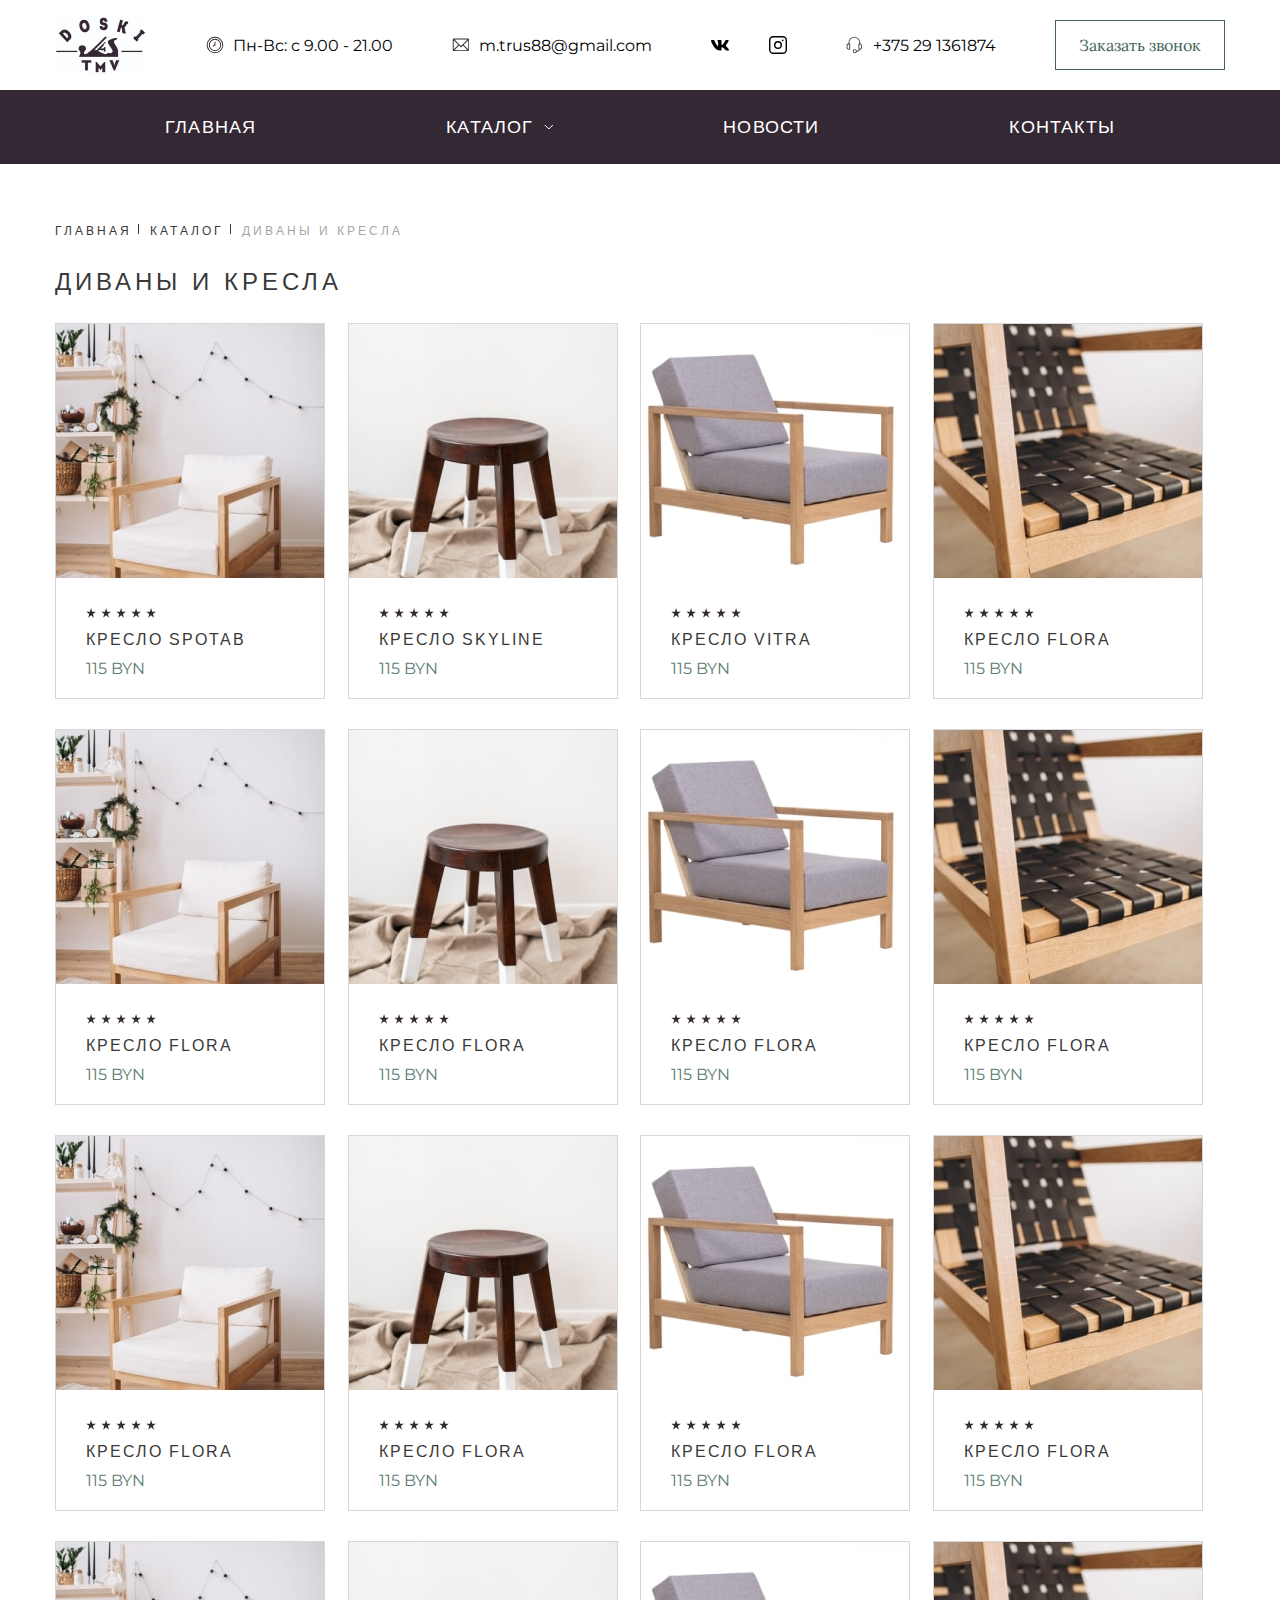
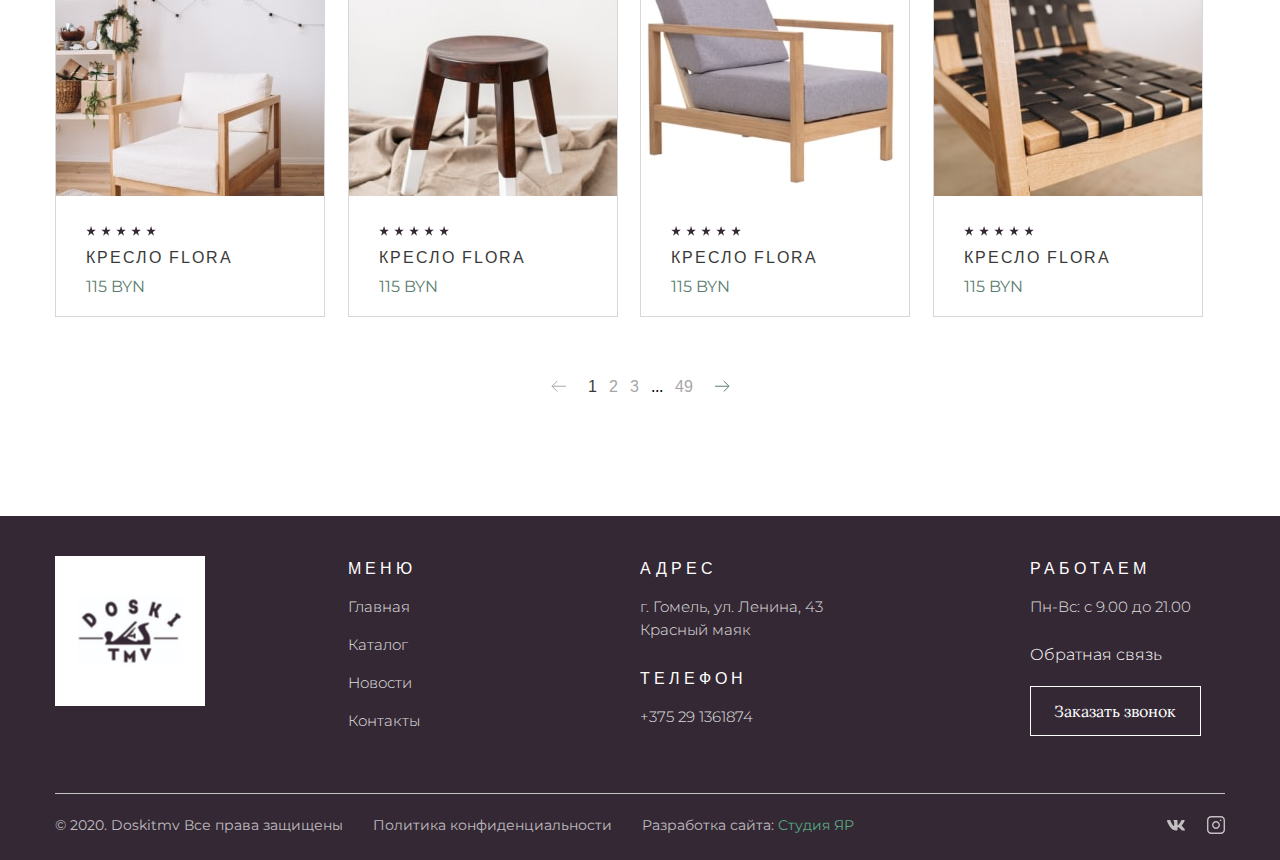
<file: catalog-partition.html>
<!DOCTYPE html>
<html lang="ru">
  <head>
    <meta charset="utf-8">
    <meta http-equiv="X-UA-Compatible" content="IE=edge">
    <meta name="theme-color" content="#fff">
    <meta name="apple-mobile-web-app-status-bar-style" content="black-translucent">
    <meta name="viewport" content="width=device-width, user-scalable=no, initial-scale=1.0, maximum-scale=1.0, minimum-scale=1.0">
    <link rel="shortcut icon" href="img/favicons/favicon.ico" type="image/x-icon">
    <link rel="icon" sizes="16x16" href="img/favicons/favicon-16x16.png" type="image/png">
    <link rel="icon" sizes="32x32" href="img/favicons/favicon-32x32.png" type="image/png">
    <link rel="apple-touch-icon-precomposed" href="img/favicons/apple-touch-icon-precomposed.png">
    <link rel="apple-touch-icon" href="img/favicons/apple-touch-icon.png">
    <link rel="apple-touch-icon" sizes="57x57" href="img/favicons/apple-touch-icon-57x57.png">
    <link rel="apple-touch-icon" sizes="60x60" href="img/favicons/apple-touch-icon-60x60.png">
    <link rel="apple-touch-icon" sizes="72x72" href="img/favicons/apple-touch-icon-72x72.png">
    <link rel="apple-touch-icon" sizes="76x76" href="img/favicons/apple-touch-icon-76x76.png">
    <link rel="apple-touch-icon" sizes="114x114" href="img/favicons/apple-touch-icon-114x114.png">
    <link rel="apple-touch-icon" sizes="120x120" href="img/favicons/apple-touch-icon-120x120.png">
    <link rel="apple-touch-icon" sizes="144x144" href="img/favicons/apple-touch-icon-144x144.png">
    <link rel="apple-touch-icon" sizes="152x152" href="img/favicons/apple-touch-icon-152x152.png">
    <link rel="apple-touch-icon" sizes="167x167" href="img/favicons/apple-touch-icon-167x167.png">
    <link rel="apple-touch-icon" sizes="180x180" href="img/favicons/apple-touch-icon-180x180.png">
    <link rel="apple-touch-icon" sizes="1024x1024" href="img/favicons/apple-touch-icon-1024x1024.png">
    <!-- Fonts-->
    <link rel="stylesheet" href="https://fonts.googleapis.com/css2?family=Arimo:wght@400;700&amp;family=Lora&amp;family=Montserrat:wght@300;400&amp;display=swap">
    <!-- Styles-->
    <link rel="stylesheet" href="styles/main.css">
    <title>Диваны и кресла</title>
  </head>
  <body>
    <!-- Header-->
    <header class="header">
      <div class="container">
        <div class="header__inner">
          <div class="logo header__logo"><a class="logo" href="index.html"><img class="logo__img" src="./img/logo/logo.png" alt="Doski" title="Doski"></a></div>
          <div class="header__time">Пн-Вс: с 9.00 - 21.00</div>
          <div class="header__mail"><a class="header__mail-link" href="mailto:m.trus88@gmail.com">m.trus88@gmail.com</a></div>
          <div class="header__social"><a class="header__social-link" href="#" target="_blank"><img class="header__social-vk" src="./img/svg/vk.svg" alt=""></a><a class="header__social-link" href="#" target="_blank"><img class="header__social-insta" src="./img/svg/insta.svg" alt=""></a></div>
          <div class="header__tel"><a class="header__tel-link" href="tel:+375291361874">+375 29 1361874</a></div>
          <button class="base-button header__button">Заказать звонок</button>
        </div>
      </div>
    </header>
    <!-- ./Header-->
    <!-- Menu-->
    <nav class="menu">
      <div class="container">
        <div class="burger-menu" data-menuburgeropen=""><span class="burger-menu__burger-line"></span><span>Меню</span></div>
        <ul class="menu__list" data-menuburger="">
          <li class="menu__item"><a class="menu__link" href="./index.html">Главная</a></li>
          <li class="menu__item"><a class="menu__link menu__link--arrow menu__link--hover" href="./catalog.html">Каталог</a>
            <ul class="sub-menu">
              <li class="sub-menu__item"><a class="sub-menu__link" href="./catalog-partition.html">Диваны и Кресла</a></li>
              <li class="sub-menu__item"><a class="sub-menu__link" href="./catalog-partition.html">Столы и Стулья</a>
                <ul class="second-sub-menu">
                  <li class="second-sub-menu__item"><a class="second-sub-menu__link" href="1">Круглый стол</a></li>
                  <li class="second-sub-menu__item"><a class="second-sub-menu__link" href="2">Прямоугольный стол</a></li>
                  <li class="second-sub-menu__item"><a class="second-sub-menu__link" href="">Табуреты круглые</a></li>
                  <li class="second-sub-menu__item"><a class="second-sub-menu__link" href="">Табуреты барные</a></li>
                  <li class="second-sub-menu__item"><a class="second-sub-menu__link" href="">Стулья барные</a></li>
                </ul>
              </li>
              <li class="sub-menu__item"><a class="sub-menu__link" href="./catalog-partition.html">Тумбы, стеллажи</a></li>
              <li class="sub-menu__item"><a class="sub-menu__link" href="./catalog-partition.html">Садовая мебель</a></li>
              <li class="sub-menu__item"><a class="sub-menu__link" href="./catalog-partition.html">Разделочные доски</a></li>
              <li class="sub-menu__item"><a class="sub-menu__link" href="./catalog-partition.html">Работа под заказ</a></li>
            </ul>
          </li>
          <li class="menu__item"><a class="menu__link" href="./all-news.html">Новости</a></li>
          <li class="menu__item"><a class="menu__link" href="./contacts.html">Контакты</a></li>
        </ul>
      </div>
    </nav>
    <!-- ./ Menu-->
    <main>
      <!-- Catalog-part-->
      <section class="catalog-part">
        <div class="container">
          <div class="bread-crumbs">
            <ul class="bread-crumbs__list">
              <li class="bread-crumbs__item"><a class="bread-crumbs__link" href="./index.html">Главная</a></li>
              <li class="bread-crumbs__item"><a class="bread-crumbs__link" href="./index.html">Каталог</a></li>
              <li class="bread-crumbs__item">Диваны и кресла</li>
            </ul>
          </div>
          <h1 class="main-page-title">Диваны и кресла</h1>
          <div class="card__inner">
            <div class="row-fl jc-sa">
              <div class="row-fl__col-3"><a class="card" href="./product-card.html"><img class="card__img" src="./img/card-img/card-img-1.jpg" alt="Кресло Spotab"><span class="card-star">
                    <svg width="10" height="10" viewBox="0 0 10 10" fill="none" xmlns="http://www.w3.org/2000/svg">
                      <path d="M5.08122 0.00567627L6.20074 3.6809H9.8236L6.89266 5.95231L8.01216 9.62757L5.08122 7.3561L2.15029 9.62757L3.2698 5.95231L0.338867 3.6809H3.9617L5.08122 0.00567627Z" fill="#342834"></path>
                    </svg>
                    <svg width="10" height="10" viewBox="0 0 10 10" fill="none" xmlns="http://www.w3.org/2000/svg">
                      <path d="M5.08122 0.00567627L6.20074 3.6809H9.8236L6.89266 5.95231L8.01216 9.62757L5.08122 7.3561L2.15029 9.62757L3.2698 5.95231L0.338867 3.6809H3.9617L5.08122 0.00567627Z" fill="#342834"></path>
                    </svg>
                    <svg width="10" height="10" viewBox="0 0 10 10" fill="none" xmlns="http://www.w3.org/2000/svg">
                      <path d="M5.08122 0.00567627L6.20074 3.6809H9.8236L6.89266 5.95231L8.01216 9.62757L5.08122 7.3561L2.15029 9.62757L3.2698 5.95231L0.338867 3.6809H3.9617L5.08122 0.00567627Z" fill="#342834"></path>
                    </svg>
                    <svg width="10" height="10" viewBox="0 0 10 10" fill="none" xmlns="http://www.w3.org/2000/svg">
                      <path d="M5.08122 0.00567627L6.20074 3.6809H9.8236L6.89266 5.95231L8.01216 9.62757L5.08122 7.3561L2.15029 9.62757L3.2698 5.95231L0.338867 3.6809H3.9617L5.08122 0.00567627Z" fill="#342834"></path>
                    </svg>
                    <svg width="10" height="10" viewBox="0 0 10 10" fill="none" xmlns="http://www.w3.org/2000/svg">
                      <path d="M5.08122 0.00567627L6.20074 3.6809H9.8236L6.89266 5.95231L8.01216 9.62757L5.08122 7.3561L2.15029 9.62757L3.2698 5.95231L0.338867 3.6809H3.9617L5.08122 0.00567627Z" fill="#342834"></path>
                    </svg></span>
                  <h3 class="card__title">кресло Spotab</h3>
                  <p class="card__price">115 byn</p></a></div>
              <div class="row-fl__col-3"><a class="card" href="./product-card.html"><img class="card__img" src="./img/card-img/card-img-2.jpg" alt="Кресло Skyline"><span class="card-star">
                    <svg width="10" height="10" viewBox="0 0 10 10" fill="none" xmlns="http://www.w3.org/2000/svg">
                      <path d="M5.08122 0.00567627L6.20074 3.6809H9.8236L6.89266 5.95231L8.01216 9.62757L5.08122 7.3561L2.15029 9.62757L3.2698 5.95231L0.338867 3.6809H3.9617L5.08122 0.00567627Z" fill="#342834"></path>
                    </svg>
                    <svg width="10" height="10" viewBox="0 0 10 10" fill="none" xmlns="http://www.w3.org/2000/svg">
                      <path d="M5.08122 0.00567627L6.20074 3.6809H9.8236L6.89266 5.95231L8.01216 9.62757L5.08122 7.3561L2.15029 9.62757L3.2698 5.95231L0.338867 3.6809H3.9617L5.08122 0.00567627Z" fill="#342834"></path>
                    </svg>
                    <svg width="10" height="10" viewBox="0 0 10 10" fill="none" xmlns="http://www.w3.org/2000/svg">
                      <path d="M5.08122 0.00567627L6.20074 3.6809H9.8236L6.89266 5.95231L8.01216 9.62757L5.08122 7.3561L2.15029 9.62757L3.2698 5.95231L0.338867 3.6809H3.9617L5.08122 0.00567627Z" fill="#342834"></path>
                    </svg>
                    <svg width="10" height="10" viewBox="0 0 10 10" fill="none" xmlns="http://www.w3.org/2000/svg">
                      <path d="M5.08122 0.00567627L6.20074 3.6809H9.8236L6.89266 5.95231L8.01216 9.62757L5.08122 7.3561L2.15029 9.62757L3.2698 5.95231L0.338867 3.6809H3.9617L5.08122 0.00567627Z" fill="#342834"></path>
                    </svg>
                    <svg width="10" height="10" viewBox="0 0 10 10" fill="none" xmlns="http://www.w3.org/2000/svg">
                      <path d="M5.08122 0.00567627L6.20074 3.6809H9.8236L6.89266 5.95231L8.01216 9.62757L5.08122 7.3561L2.15029 9.62757L3.2698 5.95231L0.338867 3.6809H3.9617L5.08122 0.00567627Z" fill="#342834"></path>
                    </svg></span>
                  <h3 class="card__title">Кресло Skyline</h3>
                  <p class="card__price">115 byn</p></a></div>
              <div class="row-fl__col-3"><a class="card" href="./product-card.html"><img class="card__img" src="./img/card-img/card-img-3.jpg" alt="Кресло Vitra"><span class="card-star">
                    <svg width="10" height="10" viewBox="0 0 10 10" fill="none" xmlns="http://www.w3.org/2000/svg">
                      <path d="M5.08122 0.00567627L6.20074 3.6809H9.8236L6.89266 5.95231L8.01216 9.62757L5.08122 7.3561L2.15029 9.62757L3.2698 5.95231L0.338867 3.6809H3.9617L5.08122 0.00567627Z" fill="#342834"></path>
                    </svg>
                    <svg width="10" height="10" viewBox="0 0 10 10" fill="none" xmlns="http://www.w3.org/2000/svg">
                      <path d="M5.08122 0.00567627L6.20074 3.6809H9.8236L6.89266 5.95231L8.01216 9.62757L5.08122 7.3561L2.15029 9.62757L3.2698 5.95231L0.338867 3.6809H3.9617L5.08122 0.00567627Z" fill="#342834"></path>
                    </svg>
                    <svg width="10" height="10" viewBox="0 0 10 10" fill="none" xmlns="http://www.w3.org/2000/svg">
                      <path d="M5.08122 0.00567627L6.20074 3.6809H9.8236L6.89266 5.95231L8.01216 9.62757L5.08122 7.3561L2.15029 9.62757L3.2698 5.95231L0.338867 3.6809H3.9617L5.08122 0.00567627Z" fill="#342834"></path>
                    </svg>
                    <svg width="10" height="10" viewBox="0 0 10 10" fill="none" xmlns="http://www.w3.org/2000/svg">
                      <path d="M5.08122 0.00567627L6.20074 3.6809H9.8236L6.89266 5.95231L8.01216 9.62757L5.08122 7.3561L2.15029 9.62757L3.2698 5.95231L0.338867 3.6809H3.9617L5.08122 0.00567627Z" fill="#342834"></path>
                    </svg>
                    <svg width="10" height="10" viewBox="0 0 10 10" fill="none" xmlns="http://www.w3.org/2000/svg">
                      <path d="M5.08122 0.00567627L6.20074 3.6809H9.8236L6.89266 5.95231L8.01216 9.62757L5.08122 7.3561L2.15029 9.62757L3.2698 5.95231L0.338867 3.6809H3.9617L5.08122 0.00567627Z" fill="#342834"></path>
                    </svg></span>
                  <h3 class="card__title">Кресло Vitra</h3>
                  <p class="card__price">115 byn</p></a></div>
              <div class="row-fl__col-3"><a class="card" href="./product-card.html"><img class="card__img" src="./img/card-img/card-img-4.jpg" alt="Кресло Flora"><span class="card-star">
                    <svg width="10" height="10" viewBox="0 0 10 10" fill="none" xmlns="http://www.w3.org/2000/svg">
                      <path d="M5.08122 0.00567627L6.20074 3.6809H9.8236L6.89266 5.95231L8.01216 9.62757L5.08122 7.3561L2.15029 9.62757L3.2698 5.95231L0.338867 3.6809H3.9617L5.08122 0.00567627Z" fill="#342834"></path>
                    </svg>
                    <svg width="10" height="10" viewBox="0 0 10 10" fill="none" xmlns="http://www.w3.org/2000/svg">
                      <path d="M5.08122 0.00567627L6.20074 3.6809H9.8236L6.89266 5.95231L8.01216 9.62757L5.08122 7.3561L2.15029 9.62757L3.2698 5.95231L0.338867 3.6809H3.9617L5.08122 0.00567627Z" fill="#342834"></path>
                    </svg>
                    <svg width="10" height="10" viewBox="0 0 10 10" fill="none" xmlns="http://www.w3.org/2000/svg">
                      <path d="M5.08122 0.00567627L6.20074 3.6809H9.8236L6.89266 5.95231L8.01216 9.62757L5.08122 7.3561L2.15029 9.62757L3.2698 5.95231L0.338867 3.6809H3.9617L5.08122 0.00567627Z" fill="#342834"></path>
                    </svg>
                    <svg width="10" height="10" viewBox="0 0 10 10" fill="none" xmlns="http://www.w3.org/2000/svg">
                      <path d="M5.08122 0.00567627L6.20074 3.6809H9.8236L6.89266 5.95231L8.01216 9.62757L5.08122 7.3561L2.15029 9.62757L3.2698 5.95231L0.338867 3.6809H3.9617L5.08122 0.00567627Z" fill="#342834"></path>
                    </svg>
                    <svg width="10" height="10" viewBox="0 0 10 10" fill="none" xmlns="http://www.w3.org/2000/svg">
                      <path d="M5.08122 0.00567627L6.20074 3.6809H9.8236L6.89266 5.95231L8.01216 9.62757L5.08122 7.3561L2.15029 9.62757L3.2698 5.95231L0.338867 3.6809H3.9617L5.08122 0.00567627Z" fill="#342834"></path>
                    </svg></span>
                  <h3 class="card__title">кресло Flora</h3>
                  <p class="card__price">115 byn</p></a></div>
              <div class="row-fl__col-3"><a class="card" href="./product-card.html"><img class="card__img" src="./img/card-img/card-img-1.jpg" alt="Кресло Flora"><span class="card-star">
                    <svg width="10" height="10" viewBox="0 0 10 10" fill="none" xmlns="http://www.w3.org/2000/svg">
                      <path d="M5.08122 0.00567627L6.20074 3.6809H9.8236L6.89266 5.95231L8.01216 9.62757L5.08122 7.3561L2.15029 9.62757L3.2698 5.95231L0.338867 3.6809H3.9617L5.08122 0.00567627Z" fill="#342834"></path>
                    </svg>
                    <svg width="10" height="10" viewBox="0 0 10 10" fill="none" xmlns="http://www.w3.org/2000/svg">
                      <path d="M5.08122 0.00567627L6.20074 3.6809H9.8236L6.89266 5.95231L8.01216 9.62757L5.08122 7.3561L2.15029 9.62757L3.2698 5.95231L0.338867 3.6809H3.9617L5.08122 0.00567627Z" fill="#342834"></path>
                    </svg>
                    <svg width="10" height="10" viewBox="0 0 10 10" fill="none" xmlns="http://www.w3.org/2000/svg">
                      <path d="M5.08122 0.00567627L6.20074 3.6809H9.8236L6.89266 5.95231L8.01216 9.62757L5.08122 7.3561L2.15029 9.62757L3.2698 5.95231L0.338867 3.6809H3.9617L5.08122 0.00567627Z" fill="#342834"></path>
                    </svg>
                    <svg width="10" height="10" viewBox="0 0 10 10" fill="none" xmlns="http://www.w3.org/2000/svg">
                      <path d="M5.08122 0.00567627L6.20074 3.6809H9.8236L6.89266 5.95231L8.01216 9.62757L5.08122 7.3561L2.15029 9.62757L3.2698 5.95231L0.338867 3.6809H3.9617L5.08122 0.00567627Z" fill="#342834"></path>
                    </svg>
                    <svg width="10" height="10" viewBox="0 0 10 10" fill="none" xmlns="http://www.w3.org/2000/svg">
                      <path d="M5.08122 0.00567627L6.20074 3.6809H9.8236L6.89266 5.95231L8.01216 9.62757L5.08122 7.3561L2.15029 9.62757L3.2698 5.95231L0.338867 3.6809H3.9617L5.08122 0.00567627Z" fill="#342834"></path>
                    </svg></span>
                  <h3 class="card__title">кресло Flora</h3>
                  <p class="card__price">115 byn</p></a></div>
              <div class="row-fl__col-3"><a class="card" href="./product-card.html"><img class="card__img" src="./img/card-img/card-img-2.jpg" alt="Кресло Flora"><span class="card-star">
                    <svg width="10" height="10" viewBox="0 0 10 10" fill="none" xmlns="http://www.w3.org/2000/svg">
                      <path d="M5.08122 0.00567627L6.20074 3.6809H9.8236L6.89266 5.95231L8.01216 9.62757L5.08122 7.3561L2.15029 9.62757L3.2698 5.95231L0.338867 3.6809H3.9617L5.08122 0.00567627Z" fill="#342834"></path>
                    </svg>
                    <svg width="10" height="10" viewBox="0 0 10 10" fill="none" xmlns="http://www.w3.org/2000/svg">
                      <path d="M5.08122 0.00567627L6.20074 3.6809H9.8236L6.89266 5.95231L8.01216 9.62757L5.08122 7.3561L2.15029 9.62757L3.2698 5.95231L0.338867 3.6809H3.9617L5.08122 0.00567627Z" fill="#342834"></path>
                    </svg>
                    <svg width="10" height="10" viewBox="0 0 10 10" fill="none" xmlns="http://www.w3.org/2000/svg">
                      <path d="M5.08122 0.00567627L6.20074 3.6809H9.8236L6.89266 5.95231L8.01216 9.62757L5.08122 7.3561L2.15029 9.62757L3.2698 5.95231L0.338867 3.6809H3.9617L5.08122 0.00567627Z" fill="#342834"></path>
                    </svg>
                    <svg width="10" height="10" viewBox="0 0 10 10" fill="none" xmlns="http://www.w3.org/2000/svg">
                      <path d="M5.08122 0.00567627L6.20074 3.6809H9.8236L6.89266 5.95231L8.01216 9.62757L5.08122 7.3561L2.15029 9.62757L3.2698 5.95231L0.338867 3.6809H3.9617L5.08122 0.00567627Z" fill="#342834"></path>
                    </svg>
                    <svg width="10" height="10" viewBox="0 0 10 10" fill="none" xmlns="http://www.w3.org/2000/svg">
                      <path d="M5.08122 0.00567627L6.20074 3.6809H9.8236L6.89266 5.95231L8.01216 9.62757L5.08122 7.3561L2.15029 9.62757L3.2698 5.95231L0.338867 3.6809H3.9617L5.08122 0.00567627Z" fill="#342834"></path>
                    </svg></span>
                  <h3 class="card__title">кресло Flora</h3>
                  <p class="card__price">115 byn</p></a></div>
              <div class="row-fl__col-3"><a class="card" href="./product-card.html"><img class="card__img" src="./img/card-img/card-img-3.jpg" alt="Кресло Flora"><span class="card-star">
                    <svg width="10" height="10" viewBox="0 0 10 10" fill="none" xmlns="http://www.w3.org/2000/svg">
                      <path d="M5.08122 0.00567627L6.20074 3.6809H9.8236L6.89266 5.95231L8.01216 9.62757L5.08122 7.3561L2.15029 9.62757L3.2698 5.95231L0.338867 3.6809H3.9617L5.08122 0.00567627Z" fill="#342834"></path>
                    </svg>
                    <svg width="10" height="10" viewBox="0 0 10 10" fill="none" xmlns="http://www.w3.org/2000/svg">
                      <path d="M5.08122 0.00567627L6.20074 3.6809H9.8236L6.89266 5.95231L8.01216 9.62757L5.08122 7.3561L2.15029 9.62757L3.2698 5.95231L0.338867 3.6809H3.9617L5.08122 0.00567627Z" fill="#342834"></path>
                    </svg>
                    <svg width="10" height="10" viewBox="0 0 10 10" fill="none" xmlns="http://www.w3.org/2000/svg">
                      <path d="M5.08122 0.00567627L6.20074 3.6809H9.8236L6.89266 5.95231L8.01216 9.62757L5.08122 7.3561L2.15029 9.62757L3.2698 5.95231L0.338867 3.6809H3.9617L5.08122 0.00567627Z" fill="#342834"></path>
                    </svg>
                    <svg width="10" height="10" viewBox="0 0 10 10" fill="none" xmlns="http://www.w3.org/2000/svg">
                      <path d="M5.08122 0.00567627L6.20074 3.6809H9.8236L6.89266 5.95231L8.01216 9.62757L5.08122 7.3561L2.15029 9.62757L3.2698 5.95231L0.338867 3.6809H3.9617L5.08122 0.00567627Z" fill="#342834"></path>
                    </svg>
                    <svg width="10" height="10" viewBox="0 0 10 10" fill="none" xmlns="http://www.w3.org/2000/svg">
                      <path d="M5.08122 0.00567627L6.20074 3.6809H9.8236L6.89266 5.95231L8.01216 9.62757L5.08122 7.3561L2.15029 9.62757L3.2698 5.95231L0.338867 3.6809H3.9617L5.08122 0.00567627Z" fill="#342834"></path>
                    </svg></span>
                  <h3 class="card__title">кресло Flora</h3>
                  <p class="card__price">115 byn</p></a></div>
              <div class="row-fl__col-3"><a class="card" href="./product-card.html"><img class="card__img" src="./img/card-img/card-img-4.jpg" alt="Кресло Flora"><span class="card-star">
                    <svg width="10" height="10" viewBox="0 0 10 10" fill="none" xmlns="http://www.w3.org/2000/svg">
                      <path d="M5.08122 0.00567627L6.20074 3.6809H9.8236L6.89266 5.95231L8.01216 9.62757L5.08122 7.3561L2.15029 9.62757L3.2698 5.95231L0.338867 3.6809H3.9617L5.08122 0.00567627Z" fill="#342834"></path>
                    </svg>
                    <svg width="10" height="10" viewBox="0 0 10 10" fill="none" xmlns="http://www.w3.org/2000/svg">
                      <path d="M5.08122 0.00567627L6.20074 3.6809H9.8236L6.89266 5.95231L8.01216 9.62757L5.08122 7.3561L2.15029 9.62757L3.2698 5.95231L0.338867 3.6809H3.9617L5.08122 0.00567627Z" fill="#342834"></path>
                    </svg>
                    <svg width="10" height="10" viewBox="0 0 10 10" fill="none" xmlns="http://www.w3.org/2000/svg">
                      <path d="M5.08122 0.00567627L6.20074 3.6809H9.8236L6.89266 5.95231L8.01216 9.62757L5.08122 7.3561L2.15029 9.62757L3.2698 5.95231L0.338867 3.6809H3.9617L5.08122 0.00567627Z" fill="#342834"></path>
                    </svg>
                    <svg width="10" height="10" viewBox="0 0 10 10" fill="none" xmlns="http://www.w3.org/2000/svg">
                      <path d="M5.08122 0.00567627L6.20074 3.6809H9.8236L6.89266 5.95231L8.01216 9.62757L5.08122 7.3561L2.15029 9.62757L3.2698 5.95231L0.338867 3.6809H3.9617L5.08122 0.00567627Z" fill="#342834"></path>
                    </svg>
                    <svg width="10" height="10" viewBox="0 0 10 10" fill="none" xmlns="http://www.w3.org/2000/svg">
                      <path d="M5.08122 0.00567627L6.20074 3.6809H9.8236L6.89266 5.95231L8.01216 9.62757L5.08122 7.3561L2.15029 9.62757L3.2698 5.95231L0.338867 3.6809H3.9617L5.08122 0.00567627Z" fill="#342834"></path>
                    </svg></span>
                  <h3 class="card__title">кресло Flora</h3>
                  <p class="card__price">115 byn</p></a></div>
              <div class="row-fl__col-3"><a class="card" href="./product-card.html"><img class="card__img" src="./img/card-img/card-img-1.jpg" alt="Кресло Flora"><span class="card-star">
                    <svg width="10" height="10" viewBox="0 0 10 10" fill="none" xmlns="http://www.w3.org/2000/svg">
                      <path d="M5.08122 0.00567627L6.20074 3.6809H9.8236L6.89266 5.95231L8.01216 9.62757L5.08122 7.3561L2.15029 9.62757L3.2698 5.95231L0.338867 3.6809H3.9617L5.08122 0.00567627Z" fill="#342834"></path>
                    </svg>
                    <svg width="10" height="10" viewBox="0 0 10 10" fill="none" xmlns="http://www.w3.org/2000/svg">
                      <path d="M5.08122 0.00567627L6.20074 3.6809H9.8236L6.89266 5.95231L8.01216 9.62757L5.08122 7.3561L2.15029 9.62757L3.2698 5.95231L0.338867 3.6809H3.9617L5.08122 0.00567627Z" fill="#342834"></path>
                    </svg>
                    <svg width="10" height="10" viewBox="0 0 10 10" fill="none" xmlns="http://www.w3.org/2000/svg">
                      <path d="M5.08122 0.00567627L6.20074 3.6809H9.8236L6.89266 5.95231L8.01216 9.62757L5.08122 7.3561L2.15029 9.62757L3.2698 5.95231L0.338867 3.6809H3.9617L5.08122 0.00567627Z" fill="#342834"></path>
                    </svg>
                    <svg width="10" height="10" viewBox="0 0 10 10" fill="none" xmlns="http://www.w3.org/2000/svg">
                      <path d="M5.08122 0.00567627L6.20074 3.6809H9.8236L6.89266 5.95231L8.01216 9.62757L5.08122 7.3561L2.15029 9.62757L3.2698 5.95231L0.338867 3.6809H3.9617L5.08122 0.00567627Z" fill="#342834"></path>
                    </svg>
                    <svg width="10" height="10" viewBox="0 0 10 10" fill="none" xmlns="http://www.w3.org/2000/svg">
                      <path d="M5.08122 0.00567627L6.20074 3.6809H9.8236L6.89266 5.95231L8.01216 9.62757L5.08122 7.3561L2.15029 9.62757L3.2698 5.95231L0.338867 3.6809H3.9617L5.08122 0.00567627Z" fill="#342834"></path>
                    </svg></span>
                  <h3 class="card__title">кресло Flora</h3>
                  <p class="card__price">115 byn</p></a></div>
              <div class="row-fl__col-3"><a class="card" href="./product-card.html"><img class="card__img" src="./img/card-img/card-img-2.jpg" alt="Кресло Flora"><span class="card-star">
                    <svg width="10" height="10" viewBox="0 0 10 10" fill="none" xmlns="http://www.w3.org/2000/svg">
                      <path d="M5.08122 0.00567627L6.20074 3.6809H9.8236L6.89266 5.95231L8.01216 9.62757L5.08122 7.3561L2.15029 9.62757L3.2698 5.95231L0.338867 3.6809H3.9617L5.08122 0.00567627Z" fill="#342834"></path>
                    </svg>
                    <svg width="10" height="10" viewBox="0 0 10 10" fill="none" xmlns="http://www.w3.org/2000/svg">
                      <path d="M5.08122 0.00567627L6.20074 3.6809H9.8236L6.89266 5.95231L8.01216 9.62757L5.08122 7.3561L2.15029 9.62757L3.2698 5.95231L0.338867 3.6809H3.9617L5.08122 0.00567627Z" fill="#342834"></path>
                    </svg>
                    <svg width="10" height="10" viewBox="0 0 10 10" fill="none" xmlns="http://www.w3.org/2000/svg">
                      <path d="M5.08122 0.00567627L6.20074 3.6809H9.8236L6.89266 5.95231L8.01216 9.62757L5.08122 7.3561L2.15029 9.62757L3.2698 5.95231L0.338867 3.6809H3.9617L5.08122 0.00567627Z" fill="#342834"></path>
                    </svg>
                    <svg width="10" height="10" viewBox="0 0 10 10" fill="none" xmlns="http://www.w3.org/2000/svg">
                      <path d="M5.08122 0.00567627L6.20074 3.6809H9.8236L6.89266 5.95231L8.01216 9.62757L5.08122 7.3561L2.15029 9.62757L3.2698 5.95231L0.338867 3.6809H3.9617L5.08122 0.00567627Z" fill="#342834"></path>
                    </svg>
                    <svg width="10" height="10" viewBox="0 0 10 10" fill="none" xmlns="http://www.w3.org/2000/svg">
                      <path d="M5.08122 0.00567627L6.20074 3.6809H9.8236L6.89266 5.95231L8.01216 9.62757L5.08122 7.3561L2.15029 9.62757L3.2698 5.95231L0.338867 3.6809H3.9617L5.08122 0.00567627Z" fill="#342834"></path>
                    </svg></span>
                  <h3 class="card__title">кресло Flora</h3>
                  <p class="card__price">115 byn</p></a></div>
              <div class="row-fl__col-3"><a class="card" href="./product-card.html"><img class="card__img" src="./img/card-img/card-img-3.jpg" alt="Кресло Flora"><span class="card-star">
                    <svg width="10" height="10" viewBox="0 0 10 10" fill="none" xmlns="http://www.w3.org/2000/svg">
                      <path d="M5.08122 0.00567627L6.20074 3.6809H9.8236L6.89266 5.95231L8.01216 9.62757L5.08122 7.3561L2.15029 9.62757L3.2698 5.95231L0.338867 3.6809H3.9617L5.08122 0.00567627Z" fill="#342834"></path>
                    </svg>
                    <svg width="10" height="10" viewBox="0 0 10 10" fill="none" xmlns="http://www.w3.org/2000/svg">
                      <path d="M5.08122 0.00567627L6.20074 3.6809H9.8236L6.89266 5.95231L8.01216 9.62757L5.08122 7.3561L2.15029 9.62757L3.2698 5.95231L0.338867 3.6809H3.9617L5.08122 0.00567627Z" fill="#342834"></path>
                    </svg>
                    <svg width="10" height="10" viewBox="0 0 10 10" fill="none" xmlns="http://www.w3.org/2000/svg">
                      <path d="M5.08122 0.00567627L6.20074 3.6809H9.8236L6.89266 5.95231L8.01216 9.62757L5.08122 7.3561L2.15029 9.62757L3.2698 5.95231L0.338867 3.6809H3.9617L5.08122 0.00567627Z" fill="#342834"></path>
                    </svg>
                    <svg width="10" height="10" viewBox="0 0 10 10" fill="none" xmlns="http://www.w3.org/2000/svg">
                      <path d="M5.08122 0.00567627L6.20074 3.6809H9.8236L6.89266 5.95231L8.01216 9.62757L5.08122 7.3561L2.15029 9.62757L3.2698 5.95231L0.338867 3.6809H3.9617L5.08122 0.00567627Z" fill="#342834"></path>
                    </svg>
                    <svg width="10" height="10" viewBox="0 0 10 10" fill="none" xmlns="http://www.w3.org/2000/svg">
                      <path d="M5.08122 0.00567627L6.20074 3.6809H9.8236L6.89266 5.95231L8.01216 9.62757L5.08122 7.3561L2.15029 9.62757L3.2698 5.95231L0.338867 3.6809H3.9617L5.08122 0.00567627Z" fill="#342834"></path>
                    </svg></span>
                  <h3 class="card__title">кресло Flora</h3>
                  <p class="card__price">115 byn</p></a></div>
              <div class="row-fl__col-3"><a class="card" href="./product-card.html"><img class="card__img" src="./img/card-img/card-img-4.jpg" alt="Кресло Flora"><span class="card-star">
                    <svg width="10" height="10" viewBox="0 0 10 10" fill="none" xmlns="http://www.w3.org/2000/svg">
                      <path d="M5.08122 0.00567627L6.20074 3.6809H9.8236L6.89266 5.95231L8.01216 9.62757L5.08122 7.3561L2.15029 9.62757L3.2698 5.95231L0.338867 3.6809H3.9617L5.08122 0.00567627Z" fill="#342834"></path>
                    </svg>
                    <svg width="10" height="10" viewBox="0 0 10 10" fill="none" xmlns="http://www.w3.org/2000/svg">
                      <path d="M5.08122 0.00567627L6.20074 3.6809H9.8236L6.89266 5.95231L8.01216 9.62757L5.08122 7.3561L2.15029 9.62757L3.2698 5.95231L0.338867 3.6809H3.9617L5.08122 0.00567627Z" fill="#342834"></path>
                    </svg>
                    <svg width="10" height="10" viewBox="0 0 10 10" fill="none" xmlns="http://www.w3.org/2000/svg">
                      <path d="M5.08122 0.00567627L6.20074 3.6809H9.8236L6.89266 5.95231L8.01216 9.62757L5.08122 7.3561L2.15029 9.62757L3.2698 5.95231L0.338867 3.6809H3.9617L5.08122 0.00567627Z" fill="#342834"></path>
                    </svg>
                    <svg width="10" height="10" viewBox="0 0 10 10" fill="none" xmlns="http://www.w3.org/2000/svg">
                      <path d="M5.08122 0.00567627L6.20074 3.6809H9.8236L6.89266 5.95231L8.01216 9.62757L5.08122 7.3561L2.15029 9.62757L3.2698 5.95231L0.338867 3.6809H3.9617L5.08122 0.00567627Z" fill="#342834"></path>
                    </svg>
                    <svg width="10" height="10" viewBox="0 0 10 10" fill="none" xmlns="http://www.w3.org/2000/svg">
                      <path d="M5.08122 0.00567627L6.20074 3.6809H9.8236L6.89266 5.95231L8.01216 9.62757L5.08122 7.3561L2.15029 9.62757L3.2698 5.95231L0.338867 3.6809H3.9617L5.08122 0.00567627Z" fill="#342834"></path>
                    </svg></span>
                  <h3 class="card__title">кресло Flora</h3>
                  <p class="card__price">115 byn</p></a></div>
              <div class="row-fl__col-3"><a class="card" href="./product-card.html"><img class="card__img" src="./img/card-img/card-img-1.jpg" alt="Кресло Flora"><span class="card-star">
                    <svg width="10" height="10" viewBox="0 0 10 10" fill="none" xmlns="http://www.w3.org/2000/svg">
                      <path d="M5.08122 0.00567627L6.20074 3.6809H9.8236L6.89266 5.95231L8.01216 9.62757L5.08122 7.3561L2.15029 9.62757L3.2698 5.95231L0.338867 3.6809H3.9617L5.08122 0.00567627Z" fill="#342834"></path>
                    </svg>
                    <svg width="10" height="10" viewBox="0 0 10 10" fill="none" xmlns="http://www.w3.org/2000/svg">
                      <path d="M5.08122 0.00567627L6.20074 3.6809H9.8236L6.89266 5.95231L8.01216 9.62757L5.08122 7.3561L2.15029 9.62757L3.2698 5.95231L0.338867 3.6809H3.9617L5.08122 0.00567627Z" fill="#342834"></path>
                    </svg>
                    <svg width="10" height="10" viewBox="0 0 10 10" fill="none" xmlns="http://www.w3.org/2000/svg">
                      <path d="M5.08122 0.00567627L6.20074 3.6809H9.8236L6.89266 5.95231L8.01216 9.62757L5.08122 7.3561L2.15029 9.62757L3.2698 5.95231L0.338867 3.6809H3.9617L5.08122 0.00567627Z" fill="#342834"></path>
                    </svg>
                    <svg width="10" height="10" viewBox="0 0 10 10" fill="none" xmlns="http://www.w3.org/2000/svg">
                      <path d="M5.08122 0.00567627L6.20074 3.6809H9.8236L6.89266 5.95231L8.01216 9.62757L5.08122 7.3561L2.15029 9.62757L3.2698 5.95231L0.338867 3.6809H3.9617L5.08122 0.00567627Z" fill="#342834"></path>
                    </svg>
                    <svg width="10" height="10" viewBox="0 0 10 10" fill="none" xmlns="http://www.w3.org/2000/svg">
                      <path d="M5.08122 0.00567627L6.20074 3.6809H9.8236L6.89266 5.95231L8.01216 9.62757L5.08122 7.3561L2.15029 9.62757L3.2698 5.95231L0.338867 3.6809H3.9617L5.08122 0.00567627Z" fill="#342834"></path>
                    </svg></span>
                  <h3 class="card__title">кресло Flora</h3>
                  <p class="card__price">115 byn</p></a></div>
              <div class="row-fl__col-3"><a class="card" href="./product-card.html"><img class="card__img" src="./img/card-img/card-img-2.jpg" alt="Кресло Flora"><span class="card-star">
                    <svg width="10" height="10" viewBox="0 0 10 10" fill="none" xmlns="http://www.w3.org/2000/svg">
                      <path d="M5.08122 0.00567627L6.20074 3.6809H9.8236L6.89266 5.95231L8.01216 9.62757L5.08122 7.3561L2.15029 9.62757L3.2698 5.95231L0.338867 3.6809H3.9617L5.08122 0.00567627Z" fill="#342834"></path>
                    </svg>
                    <svg width="10" height="10" viewBox="0 0 10 10" fill="none" xmlns="http://www.w3.org/2000/svg">
                      <path d="M5.08122 0.00567627L6.20074 3.6809H9.8236L6.89266 5.95231L8.01216 9.62757L5.08122 7.3561L2.15029 9.62757L3.2698 5.95231L0.338867 3.6809H3.9617L5.08122 0.00567627Z" fill="#342834"></path>
                    </svg>
                    <svg width="10" height="10" viewBox="0 0 10 10" fill="none" xmlns="http://www.w3.org/2000/svg">
                      <path d="M5.08122 0.00567627L6.20074 3.6809H9.8236L6.89266 5.95231L8.01216 9.62757L5.08122 7.3561L2.15029 9.62757L3.2698 5.95231L0.338867 3.6809H3.9617L5.08122 0.00567627Z" fill="#342834"></path>
                    </svg>
                    <svg width="10" height="10" viewBox="0 0 10 10" fill="none" xmlns="http://www.w3.org/2000/svg">
                      <path d="M5.08122 0.00567627L6.20074 3.6809H9.8236L6.89266 5.95231L8.01216 9.62757L5.08122 7.3561L2.15029 9.62757L3.2698 5.95231L0.338867 3.6809H3.9617L5.08122 0.00567627Z" fill="#342834"></path>
                    </svg>
                    <svg width="10" height="10" viewBox="0 0 10 10" fill="none" xmlns="http://www.w3.org/2000/svg">
                      <path d="M5.08122 0.00567627L6.20074 3.6809H9.8236L6.89266 5.95231L8.01216 9.62757L5.08122 7.3561L2.15029 9.62757L3.2698 5.95231L0.338867 3.6809H3.9617L5.08122 0.00567627Z" fill="#342834"></path>
                    </svg></span>
                  <h3 class="card__title">кресло Flora</h3>
                  <p class="card__price">115 byn</p></a></div>
              <div class="row-fl__col-3"><a class="card" href="./product-card.html"><img class="card__img" src="./img/card-img/card-img-3.jpg" alt="Кресло Flora"><span class="card-star">
                    <svg width="10" height="10" viewBox="0 0 10 10" fill="none" xmlns="http://www.w3.org/2000/svg">
                      <path d="M5.08122 0.00567627L6.20074 3.6809H9.8236L6.89266 5.95231L8.01216 9.62757L5.08122 7.3561L2.15029 9.62757L3.2698 5.95231L0.338867 3.6809H3.9617L5.08122 0.00567627Z" fill="#342834"></path>
                    </svg>
                    <svg width="10" height="10" viewBox="0 0 10 10" fill="none" xmlns="http://www.w3.org/2000/svg">
                      <path d="M5.08122 0.00567627L6.20074 3.6809H9.8236L6.89266 5.95231L8.01216 9.62757L5.08122 7.3561L2.15029 9.62757L3.2698 5.95231L0.338867 3.6809H3.9617L5.08122 0.00567627Z" fill="#342834"></path>
                    </svg>
                    <svg width="10" height="10" viewBox="0 0 10 10" fill="none" xmlns="http://www.w3.org/2000/svg">
                      <path d="M5.08122 0.00567627L6.20074 3.6809H9.8236L6.89266 5.95231L8.01216 9.62757L5.08122 7.3561L2.15029 9.62757L3.2698 5.95231L0.338867 3.6809H3.9617L5.08122 0.00567627Z" fill="#342834"></path>
                    </svg>
                    <svg width="10" height="10" viewBox="0 0 10 10" fill="none" xmlns="http://www.w3.org/2000/svg">
                      <path d="M5.08122 0.00567627L6.20074 3.6809H9.8236L6.89266 5.95231L8.01216 9.62757L5.08122 7.3561L2.15029 9.62757L3.2698 5.95231L0.338867 3.6809H3.9617L5.08122 0.00567627Z" fill="#342834"></path>
                    </svg>
                    <svg width="10" height="10" viewBox="0 0 10 10" fill="none" xmlns="http://www.w3.org/2000/svg">
                      <path d="M5.08122 0.00567627L6.20074 3.6809H9.8236L6.89266 5.95231L8.01216 9.62757L5.08122 7.3561L2.15029 9.62757L3.2698 5.95231L0.338867 3.6809H3.9617L5.08122 0.00567627Z" fill="#342834"></path>
                    </svg></span>
                  <h3 class="card__title">кресло Flora</h3>
                  <p class="card__price">115 byn</p></a></div>
              <div class="row-fl__col-3"><a class="card" href="./product-card.html"><img class="card__img" src="./img/card-img/card-img-4.jpg" alt="Кресло Flora"><span class="card-star">
                    <svg width="10" height="10" viewBox="0 0 10 10" fill="none" xmlns="http://www.w3.org/2000/svg">
                      <path d="M5.08122 0.00567627L6.20074 3.6809H9.8236L6.89266 5.95231L8.01216 9.62757L5.08122 7.3561L2.15029 9.62757L3.2698 5.95231L0.338867 3.6809H3.9617L5.08122 0.00567627Z" fill="#342834"></path>
                    </svg>
                    <svg width="10" height="10" viewBox="0 0 10 10" fill="none" xmlns="http://www.w3.org/2000/svg">
                      <path d="M5.08122 0.00567627L6.20074 3.6809H9.8236L6.89266 5.95231L8.01216 9.62757L5.08122 7.3561L2.15029 9.62757L3.2698 5.95231L0.338867 3.6809H3.9617L5.08122 0.00567627Z" fill="#342834"></path>
                    </svg>
                    <svg width="10" height="10" viewBox="0 0 10 10" fill="none" xmlns="http://www.w3.org/2000/svg">
                      <path d="M5.08122 0.00567627L6.20074 3.6809H9.8236L6.89266 5.95231L8.01216 9.62757L5.08122 7.3561L2.15029 9.62757L3.2698 5.95231L0.338867 3.6809H3.9617L5.08122 0.00567627Z" fill="#342834"></path>
                    </svg>
                    <svg width="10" height="10" viewBox="0 0 10 10" fill="none" xmlns="http://www.w3.org/2000/svg">
                      <path d="M5.08122 0.00567627L6.20074 3.6809H9.8236L6.89266 5.95231L8.01216 9.62757L5.08122 7.3561L2.15029 9.62757L3.2698 5.95231L0.338867 3.6809H3.9617L5.08122 0.00567627Z" fill="#342834"></path>
                    </svg>
                    <svg width="10" height="10" viewBox="0 0 10 10" fill="none" xmlns="http://www.w3.org/2000/svg">
                      <path d="M5.08122 0.00567627L6.20074 3.6809H9.8236L6.89266 5.95231L8.01216 9.62757L5.08122 7.3561L2.15029 9.62757L3.2698 5.95231L0.338867 3.6809H3.9617L5.08122 0.00567627Z" fill="#342834"></path>
                    </svg></span>
                  <h3 class="card__title">кресло Flora</h3>
                  <p class="card__price">115 byn</p></a></div>
            </div>
          </div>
          <!-- Pagination-->
          <div class="pagination__inner">
            <ul class="pagination">
              <li class="pagination__item"><a class="pagination__link" href="">
                  <svg width="19" height="12" viewBox="0 0 19 12" fill="none" xmlns="http://www.w3.org/2000/svg">
                    <path d="M14.9998 6.24405L1.16992 6.24405" stroke="#a6a6a6"></path>
                    <path d="M6.24414 1L1.00005 6.24409L6.24414 11.4882" stroke="#a6a6a6"></path>
                  </svg></a></li>
              <li class="pagination__item"><a class="pagination__link pagination__link--active" href="#">1</a></li>
              <li class="pagination__item"><a class="pagination__link" href="#">2</a></li>
              <li class="pagination__item"><a class="pagination__link" href="#">3</a></li>
              <li class="pagination__item">...</li>
              <li class="pagination__item"><a class="pagination__link" href="#">49</a></li>
              <li class="pagination__item"><a class="pagination__link" href="">
                  <svg width="19" height="12" viewBox="0 0 19 12" fill="none" xmlns="http://www.w3.org/2000/svg">
                    <path d="M4.00015676 6.24405L17.8301 6.24405" stroke="#5B7D6E"></path>
                    <path d="M12.7559 1L18 6.24409L12.7559 11.4882" stroke="#5B7D6E"></path>
                  </svg></a></li>
            </ul>
          </div>
        </div>
        <!-- ./ Catalog-part-->
      </section>
    </main>
    <!-- Footer-->
    <footer class="footer">
      <div class="container">
        <div class="row-fl">
          <div class="row-fl__col-3">
            <div class="footer__logo"><img class="footer__logo-img" src="./img/logo/footer-logo.png" alt="Doskitmv"></div>
          </div>
          <div class="row-fl__col-3">
            <div class="footer-menu">
              <h4 class="footer__title">Меню</h4>
              <ul class="footer-menu__list">
                <li class="footer-menu__item"><a class="footer-menu__link footer__text" href="./index.html">Главная</a></li>
                <li class="footer-menu__item"><a class="footer-menu__link footer__text" href="./catalog.html">Каталог</a></li>
                <li class="footer-menu__item"><a class="footer-menu__link footer__text" href="./all-news.html">Новости</a></li>
                <li class="footer-menu__item"><a class="footer-menu__link footer__text" href="./contacts.html">Контакты</a></li>
              </ul>
            </div>
          </div>
          <div class="row-fl__col-4">
            <h4 class="footer__title">Адрес</h4>
            <p class="footer__text">г. Гомель, ул. Ленина, 43<br>Красный маяк</p>
            <h4 class="footer__title">Телефон</h4>
            <p class="footer__text"><a href="tel:+375291361874">+375 29 1361874</a></p>
          </div>
          <div class="row-fl__col-2">
            <h4 class="footer__title">Работаем</h4>
            <p class="footer__text">Пн-Вс: с 9.00 до 21.00</p>
            <p class="footer__text footer__text--feedback">Обратная связь</p>
            <button class="base-button footer__button">Заказать звонок</button>
          </div>
        </div>
        <div class="footer__copyright"><span class="footer__copyright-text">© 2020. Doskitmv Все права защищены</span><span class="footer__copyright-text"><a href="#">Политика конфиденциальности</a></span><span class="footer__copyright-text">Разработка сайта: <a class="green-link" href="#">Cтудия ЯР</a></span>
          <div class="footer__social-inner"><a class="footer__social-vk" href="#" target="_blank">
              <svg width="18" height="11" viewBox="0 0 18 11" fill="none" xmlns="http://www.w3.org/2000/svg">
                <path d="M14.9368 6.02122C14.6458 5.6537 14.729 5.4902 14.9368 5.16169C14.9405 5.15794 17.3428 1.83832 17.5904 0.712532L17.5919 0.711782C17.7149 0.301518 17.5919 7.62939e-06 16.9971 7.62939e-06H15.029C14.528 7.62939e-06 14.297 0.258767 14.1732 0.548277C14.1732 0.548277 13.1712 2.94686 11.7537 4.50166C11.2961 4.95093 11.0846 5.09493 10.8349 5.09493C10.7119 5.09493 10.5206 4.95093 10.5206 4.54067V0.711782C10.5206 0.219765 10.3804 7.62939e-06 9.9656 7.62939e-06H6.87099C6.55673 7.62939e-06 6.36997 0.229516 6.36997 0.443273C6.36997 0.909789 7.07875 1.01704 7.15225 2.32959V5.17744C7.15225 5.80146 7.03899 5.91621 6.78774 5.91621C6.11871 5.91621 4.49491 3.50788 3.53262 0.751534C3.33837 0.216765 3.14861 0.000757601 2.64384 0.000757601H0.675023C0.113254 0.000757601 0 0.259517 0 0.549027C0 1.06054 0.669023 3.60388 3.11111 6.964C4.73866 9.25758 7.03074 10.5004 9.11582 10.5004C10.3691 10.5004 10.5221 10.2244 10.5221 9.7496C10.5221 7.55802 10.4089 7.35101 11.0366 7.35101C11.3276 7.35101 11.8287 7.49502 12.9987 8.60131C14.336 9.9131 14.5558 10.5004 15.3043 10.5004H17.2723C17.8334 10.5004 18.1176 10.2244 17.9541 9.67984C17.5799 8.53455 15.0508 6.17872 14.9368 6.02122Z" fill="#ffffffb3"></path>
              </svg></a><a class="footer__social-insta" href="#" target="_blank">
              <svg width="18" height="18" viewBox="0 0 18 18" fill="none" xmlns="http://www.w3.org/2000/svg">
                <path d="M13.7812 0H4.21875C1.89253 0 0 1.89253 0 4.21875V13.7812C0 16.1075 1.89253 18 4.21875 18H13.7812C16.1075 18 18 16.1075 18 13.7812V4.21875C18 1.89253 16.1075 0 13.7812 0ZM16.5938 13.7812C16.5938 15.3321 15.3321 16.5938 13.7812 16.5938H4.21875C2.66789 16.5938 1.40625 15.3321 1.40625 13.7812V4.21875C1.40625 2.66789 2.66789 1.40625 4.21875 1.40625H13.7812C15.3321 1.40625 16.5938 2.66789 16.5938 4.21875V13.7812ZM9 5.02734C6.80946 5.02734 5.02734 6.80946 5.02734 9C5.02734 11.1905 6.80946 12.9727 9 12.9727C11.1905 12.9727 12.9727 11.1905 12.9727 9C12.9727 6.80946 11.1905 5.02734 9 5.02734ZM9 11.5664C7.58482 11.5664 6.43359 10.4152 6.43359 9C6.43359 7.58482 7.58482 6.43359 9 6.43359C10.4152 6.43359 11.5664 7.58482 11.5664 9C11.5664 10.4152 10.4152 11.5664 9 11.5664ZM14.5312 4.3477C14.5312 4.83302 14.1378 5.22661 13.6523 5.22661C13.167 5.22661 12.7734 4.83302 12.7734 4.3477C12.7734 3.86224 13.167 3.4688 13.6523 3.4688C14.1378 3.4688 14.5312 3.86224 14.5312 4.3477Z" fill="#ffffffb3"></path>
              </svg></a></div>
          <div class="clearfix"></div>
        </div>
      </div>
    </footer>
    <!-- Modal-window-->
    <div class="modal-window-overlay">
      <div class="modal-window"><span class="modal-window__close"></span>
        <div class="modal-window__title">Заказать звонок</div>
        <form class="form" action="">
          <div class="form__row">
            <label class="form__name">Ваше имя:</label>
            <input type="text" value="">
          </div>
          <div class="form__row">
            <label class="form__tel">Ваш телефон:</label>
            <input type="tel" value="">
          </div>
          <button class="base-button form__button" type="submit">Позвоните мне</button>
        </form>
      </div>
    </div>
    <!-- ./ Modal-window-->
    <script src="./js/main.min.js"></script>
    <script src="./js/vendor.min.js"></script>
  </body>
</html>
</file>
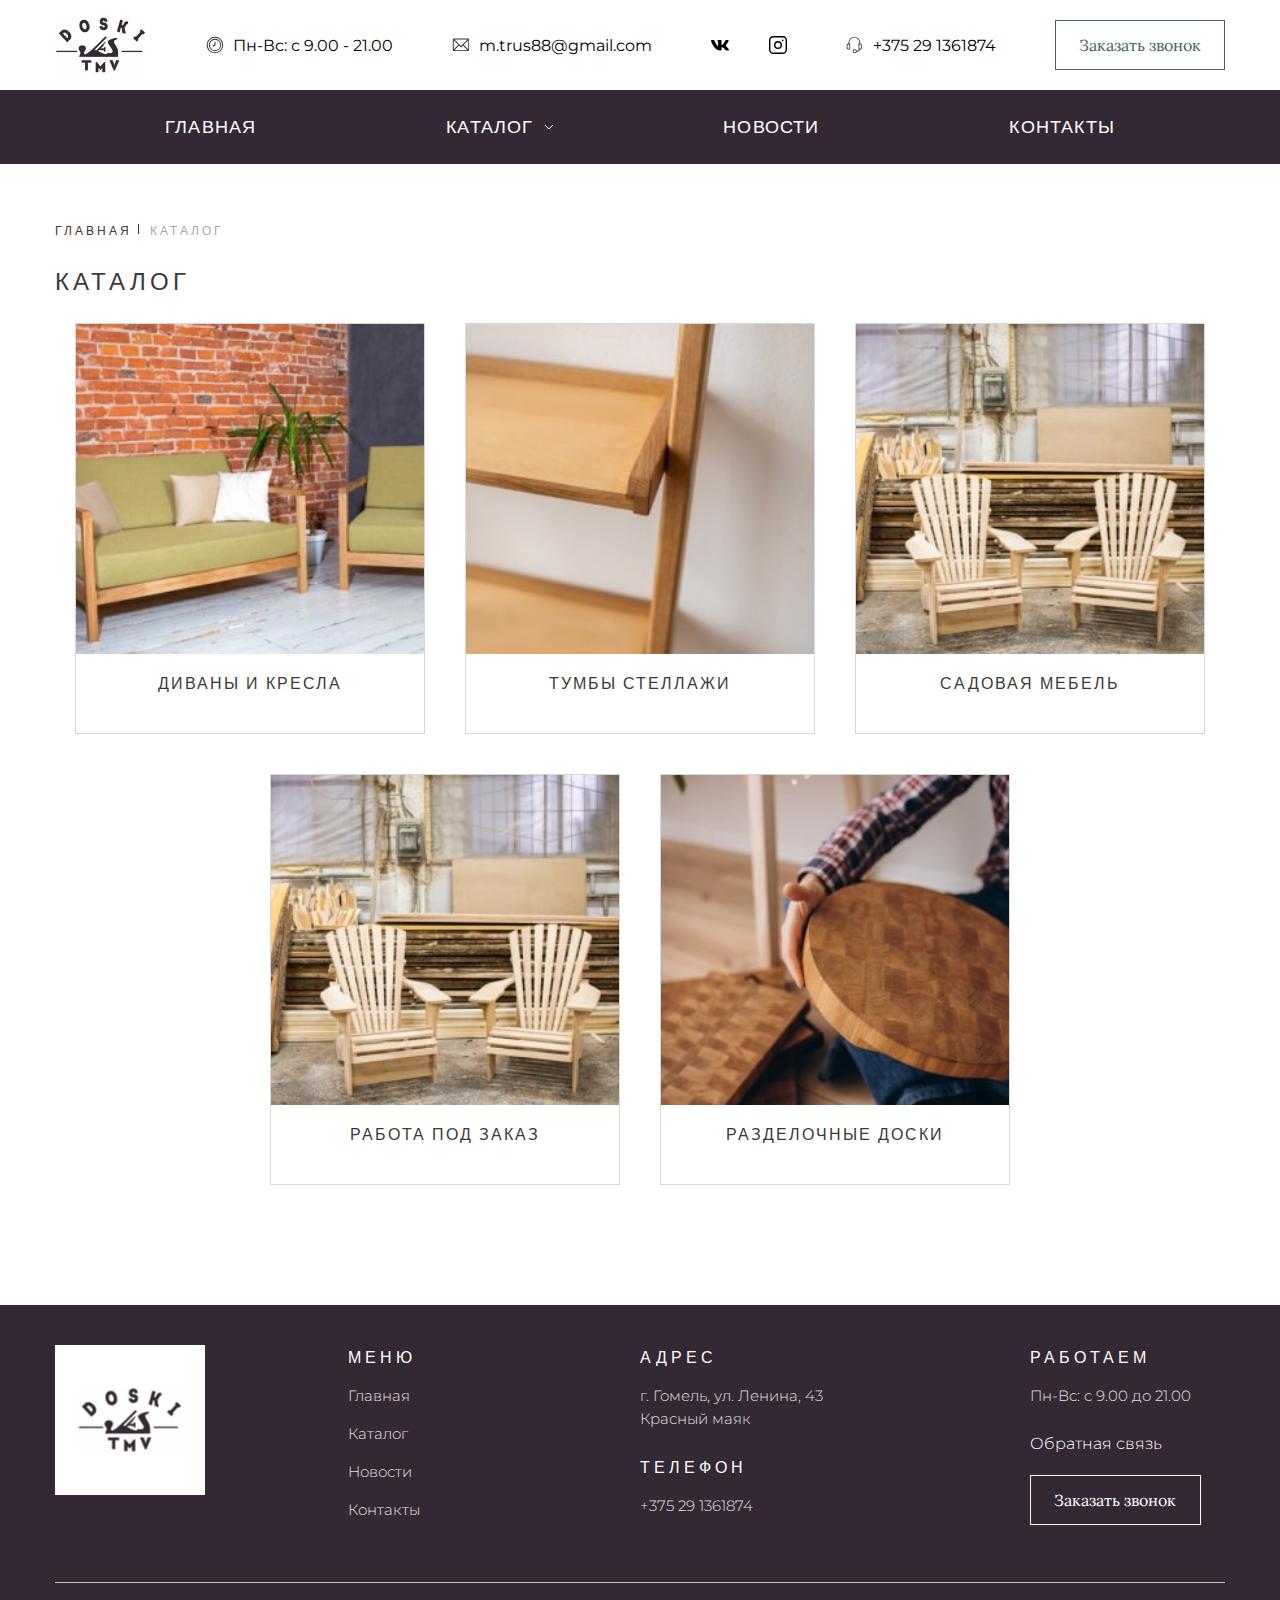
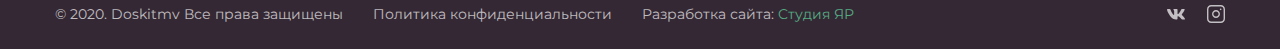
<file: catalog.html>
<!DOCTYPE html>
<html lang="ru">
  <head>
    <meta charset="utf-8">
    <meta http-equiv="X-UA-Compatible" content="IE=edge">
    <meta name="theme-color" content="#fff">
    <meta name="apple-mobile-web-app-status-bar-style" content="black-translucent">
    <meta name="viewport" content="width=device-width, user-scalable=no, initial-scale=1.0, maximum-scale=1.0, minimum-scale=1.0">
    <link rel="shortcut icon" href="img/favicons/favicon.ico" type="image/x-icon">
    <link rel="icon" sizes="16x16" href="img/favicons/favicon-16x16.png" type="image/png">
    <link rel="icon" sizes="32x32" href="img/favicons/favicon-32x32.png" type="image/png">
    <link rel="apple-touch-icon-precomposed" href="img/favicons/apple-touch-icon-precomposed.png">
    <link rel="apple-touch-icon" href="img/favicons/apple-touch-icon.png">
    <link rel="apple-touch-icon" sizes="57x57" href="img/favicons/apple-touch-icon-57x57.png">
    <link rel="apple-touch-icon" sizes="60x60" href="img/favicons/apple-touch-icon-60x60.png">
    <link rel="apple-touch-icon" sizes="72x72" href="img/favicons/apple-touch-icon-72x72.png">
    <link rel="apple-touch-icon" sizes="76x76" href="img/favicons/apple-touch-icon-76x76.png">
    <link rel="apple-touch-icon" sizes="114x114" href="img/favicons/apple-touch-icon-114x114.png">
    <link rel="apple-touch-icon" sizes="120x120" href="img/favicons/apple-touch-icon-120x120.png">
    <link rel="apple-touch-icon" sizes="144x144" href="img/favicons/apple-touch-icon-144x144.png">
    <link rel="apple-touch-icon" sizes="152x152" href="img/favicons/apple-touch-icon-152x152.png">
    <link rel="apple-touch-icon" sizes="167x167" href="img/favicons/apple-touch-icon-167x167.png">
    <link rel="apple-touch-icon" sizes="180x180" href="img/favicons/apple-touch-icon-180x180.png">
    <link rel="apple-touch-icon" sizes="1024x1024" href="img/favicons/apple-touch-icon-1024x1024.png">
    <!-- Fonts-->
    <link rel="stylesheet" href="https://fonts.googleapis.com/css2?family=Arimo:wght@400;700&amp;family=Lora&amp;family=Montserrat:wght@300;400&amp;display=swap">
    <!-- Styles-->
    <link rel="stylesheet" href="styles/main.css">
    <title>Каталог</title>
  </head>
  <body>
    <!-- Header-->
    <header class="header">
      <div class="container">
        <div class="header__inner">
          <div class="logo header__logo"><a class="logo" href="index.html"><img class="logo__img" src="./img/logo/logo.png" alt="Doski" title="Doski"></a></div>
          <div class="header__time">Пн-Вс: с 9.00 - 21.00</div>
          <div class="header__mail"><a class="header__mail-link" href="mailto:m.trus88@gmail.com">m.trus88@gmail.com</a></div>
          <div class="header__social"><a class="header__social-link" href="#" target="_blank"><img class="header__social-vk" src="./img/svg/vk.svg" alt=""></a><a class="header__social-link" href="#" target="_blank"><img class="header__social-insta" src="./img/svg/insta.svg" alt=""></a></div>
          <div class="header__tel"><a class="header__tel-link" href="tel:+375291361874">+375 29 1361874</a></div>
          <button class="base-button header__button">Заказать звонок</button>
        </div>
      </div>
    </header>
    <!-- ./Header-->
    <!-- Menu-->
    <nav class="menu">
      <div class="container">
        <div class="burger-menu" data-menuburgeropen=""><span class="burger-menu__burger-line"></span><span>Меню</span></div>
        <ul class="menu__list" data-menuburger="">
          <li class="menu__item"><a class="menu__link" href="./index.html">Главная</a></li>
          <li class="menu__item"><a class="menu__link menu__link--arrow menu__link--hover" href="./catalog.html">Каталог</a>
            <ul class="sub-menu">
              <li class="sub-menu__item"><a class="sub-menu__link" href="./catalog-partition.html">Диваны и Кресла</a></li>
              <li class="sub-menu__item"><a class="sub-menu__link" href="./catalog-partition.html">Столы и Стулья</a>
                <ul class="second-sub-menu">
                  <li class="second-sub-menu__item"><a class="second-sub-menu__link" href="1">Круглый стол</a></li>
                  <li class="second-sub-menu__item"><a class="second-sub-menu__link" href="2">Прямоугольный стол</a></li>
                  <li class="second-sub-menu__item"><a class="second-sub-menu__link" href="">Табуреты круглые</a></li>
                  <li class="second-sub-menu__item"><a class="second-sub-menu__link" href="">Табуреты барные</a></li>
                  <li class="second-sub-menu__item"><a class="second-sub-menu__link" href="">Стулья барные</a></li>
                </ul>
              </li>
              <li class="sub-menu__item"><a class="sub-menu__link" href="./catalog-partition.html">Тумбы, стеллажи</a></li>
              <li class="sub-menu__item"><a class="sub-menu__link" href="./catalog-partition.html">Садовая мебель</a></li>
              <li class="sub-menu__item"><a class="sub-menu__link" href="./catalog-partition.html">Разделочные доски</a></li>
              <li class="sub-menu__item"><a class="sub-menu__link" href="./catalog-partition.html">Работа под заказ</a></li>
            </ul>
          </li>
          <li class="menu__item"><a class="menu__link" href="./all-news.html">Новости</a></li>
          <li class="menu__item"><a class="menu__link" href="./contacts.html">Контакты</a></li>
        </ul>
      </div>
    </nav>
    <!-- ./ Menu-->
    <main>
      <!-- Catalog-->
      <section class="catalog">
        <div class="container">
          <div class="bread-crumbs">
            <ul class="bread-crumbs__list">
              <li class="bread-crumbs__item"><a class="bread-crumbs__link" href="./index.html">Главная</a></li>
              <li class="bread-crumbs__item">Каталог</li>
            </ul>
          </div>
          <h1 class="main-page-title">Каталог</h1>
          <div class="row-fl jc-cnt"><a class="catalog-item" href="./catalog-partition.html"><img class="catalog-item__img" src="./img/catalog-items/item-1.jpg" alt="Кресло Spotab">
              <h3 class="catalog-item__title"><span class="catalog-item__title">Диваны и Кресла</span></h3></a><a class="catalog-item" href="./catalog-partition.html"><img class="catalog-item__img" src="./img/catalog-items/item-2.jpg" alt="Кресло Skyline">
              <h3 class="catalog-item__title"><span class="catalog-item__title">Тумбы Стеллажи</span></h3></a><a class="catalog-item" href="./catalog-partition.html"><img class="catalog-item__img" src="./img/catalog-items/item-3.jpg" alt="Кресло Vitra">
              <h3 class="catalog-item__title"><span class="catalog-item__title">Садовая мебель</span></h3></a><a class="catalog-item" href="./catalog-partition.html"><img class="catalog-item__img" src="./img/catalog-items/item-3.jpg" alt="Кресло Vitra">
              <h3 class="catalog-item__title"><span class="catalog-item__title">Работа под заказ</span></h3></a><a class="catalog-item" href="./catalog-partition.html"><img class="catalog-item__img" src="./img/catalog-items/item-4.jpg" alt="Кресло Flora">
              <h3 class="catalog-item__title"><span class="catalog-item__title">Разделочные доски</span></h3></a></div>
        </div>
        <!-- ./ Catalog-->
      </section>
    </main>
    <!-- Footer-->
    <footer class="footer">
      <div class="container">
        <div class="row-fl">
          <div class="row-fl__col-3">
            <div class="footer__logo"><img class="footer__logo-img" src="./img/logo/footer-logo.png" alt="Doskitmv"></div>
          </div>
          <div class="row-fl__col-3">
            <div class="footer-menu">
              <h4 class="footer__title">Меню</h4>
              <ul class="footer-menu__list">
                <li class="footer-menu__item"><a class="footer-menu__link footer__text" href="./index.html">Главная</a></li>
                <li class="footer-menu__item"><a class="footer-menu__link footer__text" href="./catalog.html">Каталог</a></li>
                <li class="footer-menu__item"><a class="footer-menu__link footer__text" href="./all-news.html">Новости</a></li>
                <li class="footer-menu__item"><a class="footer-menu__link footer__text" href="./contacts.html">Контакты</a></li>
              </ul>
            </div>
          </div>
          <div class="row-fl__col-4">
            <h4 class="footer__title">Адрес</h4>
            <p class="footer__text">г. Гомель, ул. Ленина, 43<br>Красный маяк</p>
            <h4 class="footer__title">Телефон</h4>
            <p class="footer__text"><a href="tel:+375291361874">+375 29 1361874</a></p>
          </div>
          <div class="row-fl__col-2">
            <h4 class="footer__title">Работаем</h4>
            <p class="footer__text">Пн-Вс: с 9.00 до 21.00</p>
            <p class="footer__text footer__text--feedback">Обратная связь</p>
            <button class="base-button footer__button">Заказать звонок</button>
          </div>
        </div>
        <div class="footer__copyright"><span class="footer__copyright-text">© 2020. Doskitmv Все права защищены</span><span class="footer__copyright-text"><a href="#">Политика конфиденциальности</a></span><span class="footer__copyright-text">Разработка сайта: <a class="green-link" href="#">Cтудия ЯР</a></span>
          <div class="footer__social-inner"><a class="footer__social-vk" href="#" target="_blank">
              <svg width="18" height="11" viewBox="0 0 18 11" fill="none" xmlns="http://www.w3.org/2000/svg">
                <path d="M14.9368 6.02122C14.6458 5.6537 14.729 5.4902 14.9368 5.16169C14.9405 5.15794 17.3428 1.83832 17.5904 0.712532L17.5919 0.711782C17.7149 0.301518 17.5919 7.62939e-06 16.9971 7.62939e-06H15.029C14.528 7.62939e-06 14.297 0.258767 14.1732 0.548277C14.1732 0.548277 13.1712 2.94686 11.7537 4.50166C11.2961 4.95093 11.0846 5.09493 10.8349 5.09493C10.7119 5.09493 10.5206 4.95093 10.5206 4.54067V0.711782C10.5206 0.219765 10.3804 7.62939e-06 9.9656 7.62939e-06H6.87099C6.55673 7.62939e-06 6.36997 0.229516 6.36997 0.443273C6.36997 0.909789 7.07875 1.01704 7.15225 2.32959V5.17744C7.15225 5.80146 7.03899 5.91621 6.78774 5.91621C6.11871 5.91621 4.49491 3.50788 3.53262 0.751534C3.33837 0.216765 3.14861 0.000757601 2.64384 0.000757601H0.675023C0.113254 0.000757601 0 0.259517 0 0.549027C0 1.06054 0.669023 3.60388 3.11111 6.964C4.73866 9.25758 7.03074 10.5004 9.11582 10.5004C10.3691 10.5004 10.5221 10.2244 10.5221 9.7496C10.5221 7.55802 10.4089 7.35101 11.0366 7.35101C11.3276 7.35101 11.8287 7.49502 12.9987 8.60131C14.336 9.9131 14.5558 10.5004 15.3043 10.5004H17.2723C17.8334 10.5004 18.1176 10.2244 17.9541 9.67984C17.5799 8.53455 15.0508 6.17872 14.9368 6.02122Z" fill="#ffffffb3"></path>
              </svg></a><a class="footer__social-insta" href="#" target="_blank">
              <svg width="18" height="18" viewBox="0 0 18 18" fill="none" xmlns="http://www.w3.org/2000/svg">
                <path d="M13.7812 0H4.21875C1.89253 0 0 1.89253 0 4.21875V13.7812C0 16.1075 1.89253 18 4.21875 18H13.7812C16.1075 18 18 16.1075 18 13.7812V4.21875C18 1.89253 16.1075 0 13.7812 0ZM16.5938 13.7812C16.5938 15.3321 15.3321 16.5938 13.7812 16.5938H4.21875C2.66789 16.5938 1.40625 15.3321 1.40625 13.7812V4.21875C1.40625 2.66789 2.66789 1.40625 4.21875 1.40625H13.7812C15.3321 1.40625 16.5938 2.66789 16.5938 4.21875V13.7812ZM9 5.02734C6.80946 5.02734 5.02734 6.80946 5.02734 9C5.02734 11.1905 6.80946 12.9727 9 12.9727C11.1905 12.9727 12.9727 11.1905 12.9727 9C12.9727 6.80946 11.1905 5.02734 9 5.02734ZM9 11.5664C7.58482 11.5664 6.43359 10.4152 6.43359 9C6.43359 7.58482 7.58482 6.43359 9 6.43359C10.4152 6.43359 11.5664 7.58482 11.5664 9C11.5664 10.4152 10.4152 11.5664 9 11.5664ZM14.5312 4.3477C14.5312 4.83302 14.1378 5.22661 13.6523 5.22661C13.167 5.22661 12.7734 4.83302 12.7734 4.3477C12.7734 3.86224 13.167 3.4688 13.6523 3.4688C14.1378 3.4688 14.5312 3.86224 14.5312 4.3477Z" fill="#ffffffb3"></path>
              </svg></a></div>
          <div class="clearfix"></div>
        </div>
      </div>
    </footer>
    <!-- Modal-window-->
    <div class="modal-window-overlay">
      <div class="modal-window"><span class="modal-window__close"></span>
        <div class="modal-window__title">Заказать звонок</div>
        <form class="form" action="">
          <div class="form__row">
            <label class="form__name">Ваше имя:</label>
            <input type="text" value="">
          </div>
          <div class="form__row">
            <label class="form__tel">Ваш телефон:</label>
            <input type="tel" value="">
          </div>
          <button class="base-button form__button" type="submit">Позвоните мне</button>
        </form>
      </div>
    </div>
    <!-- ./ Modal-window-->
    <script src="./js/main.min.js"></script>
    <script src="./js/vendor.min.js"></script>
  </body>
</html>
</file>
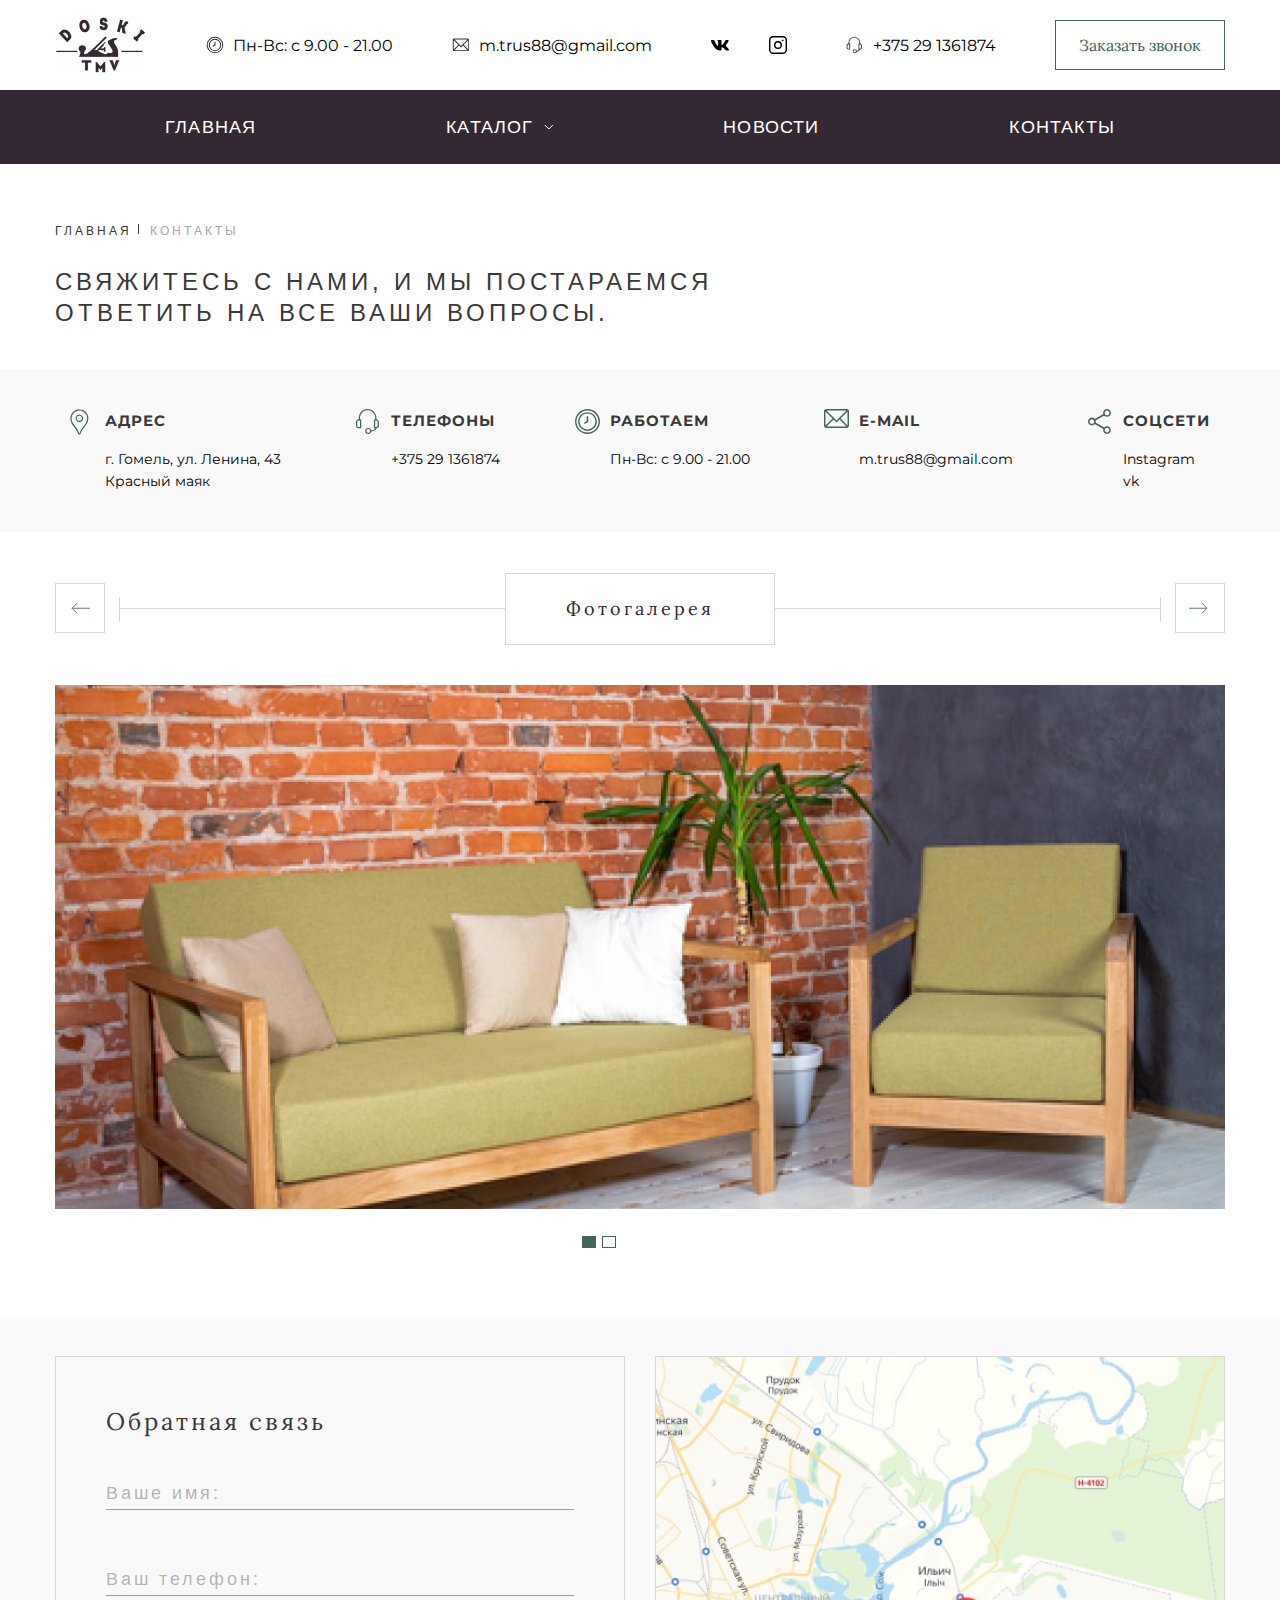
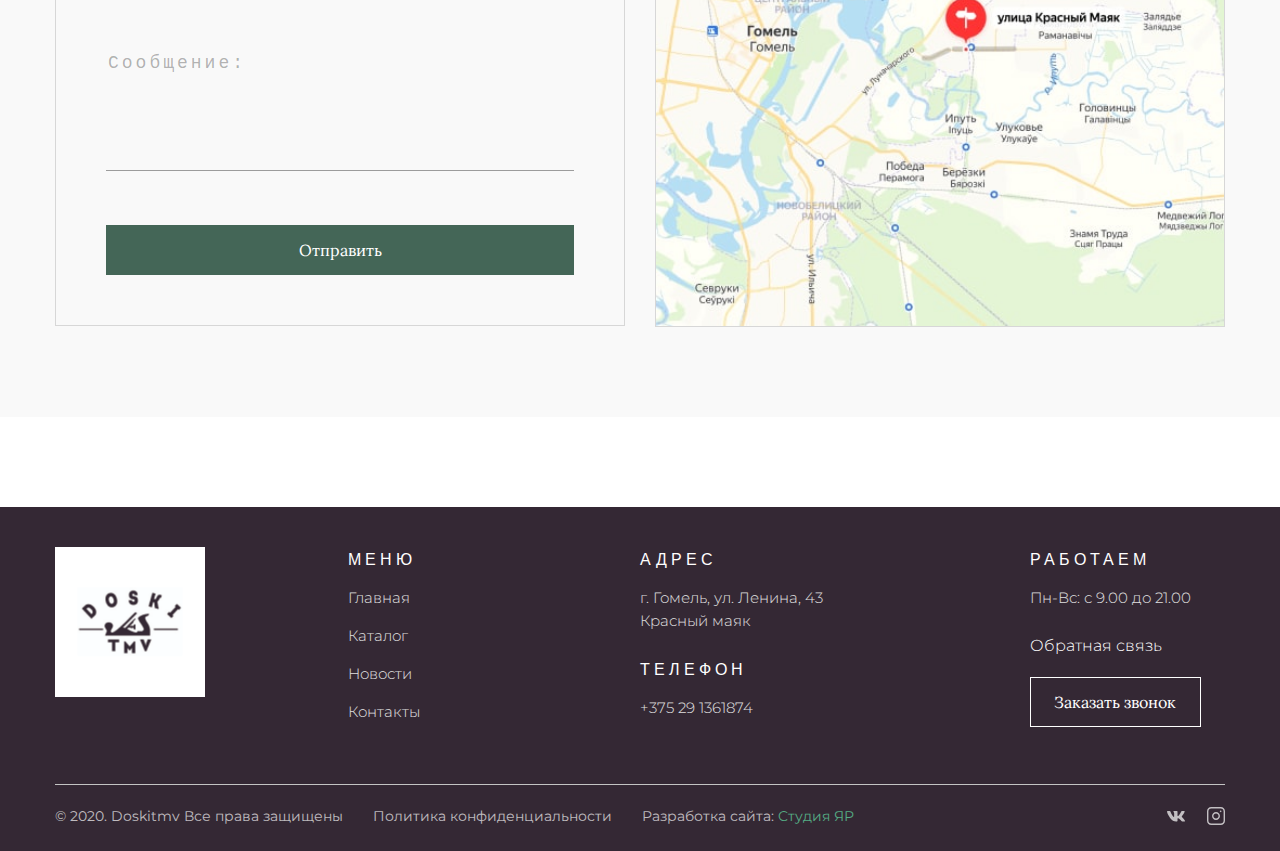
<file: contacts.html>
<!DOCTYPE html>
<html lang="ru">
  <head>
    <meta charset="utf-8">
    <meta http-equiv="X-UA-Compatible" content="IE=edge">
    <meta name="theme-color" content="#fff">
    <meta name="apple-mobile-web-app-status-bar-style" content="black-translucent">
    <meta name="viewport" content="width=device-width, user-scalable=no, initial-scale=1.0, maximum-scale=1.0, minimum-scale=1.0">
    <link rel="shortcut icon" href="img/favicons/favicon.ico" type="image/x-icon">
    <link rel="icon" sizes="16x16" href="img/favicons/favicon-16x16.png" type="image/png">
    <link rel="icon" sizes="32x32" href="img/favicons/favicon-32x32.png" type="image/png">
    <link rel="apple-touch-icon-precomposed" href="img/favicons/apple-touch-icon-precomposed.png">
    <link rel="apple-touch-icon" href="img/favicons/apple-touch-icon.png">
    <link rel="apple-touch-icon" sizes="57x57" href="img/favicons/apple-touch-icon-57x57.png">
    <link rel="apple-touch-icon" sizes="60x60" href="img/favicons/apple-touch-icon-60x60.png">
    <link rel="apple-touch-icon" sizes="72x72" href="img/favicons/apple-touch-icon-72x72.png">
    <link rel="apple-touch-icon" sizes="76x76" href="img/favicons/apple-touch-icon-76x76.png">
    <link rel="apple-touch-icon" sizes="114x114" href="img/favicons/apple-touch-icon-114x114.png">
    <link rel="apple-touch-icon" sizes="120x120" href="img/favicons/apple-touch-icon-120x120.png">
    <link rel="apple-touch-icon" sizes="144x144" href="img/favicons/apple-touch-icon-144x144.png">
    <link rel="apple-touch-icon" sizes="152x152" href="img/favicons/apple-touch-icon-152x152.png">
    <link rel="apple-touch-icon" sizes="167x167" href="img/favicons/apple-touch-icon-167x167.png">
    <link rel="apple-touch-icon" sizes="180x180" href="img/favicons/apple-touch-icon-180x180.png">
    <link rel="apple-touch-icon" sizes="1024x1024" href="img/favicons/apple-touch-icon-1024x1024.png">
    <!-- Fonts-->
    <link rel="stylesheet" href="https://fonts.googleapis.com/css2?family=Arimo:wght@400;700&amp;family=Lora&amp;family=Montserrat:wght@300;400&amp;display=swap">
    <!-- Styles-->
    <link rel="stylesheet" href="styles/main.css">
    <title>Контакты</title>
  </head>
  <body>
    <!-- Header-->
    <header class="header">
      <div class="container">
        <div class="header__inner">
          <div class="logo header__logo"><a class="logo" href="index.html"><img class="logo__img" src="./img/logo/logo.png" alt="Doski" title="Doski"></a></div>
          <div class="header__time">Пн-Вс: с 9.00 - 21.00</div>
          <div class="header__mail"><a class="header__mail-link" href="mailto:m.trus88@gmail.com">m.trus88@gmail.com</a></div>
          <div class="header__social"><a class="header__social-link" href="#" target="_blank"><img class="header__social-vk" src="./img/svg/vk.svg" alt=""></a><a class="header__social-link" href="#" target="_blank"><img class="header__social-insta" src="./img/svg/insta.svg" alt=""></a></div>
          <div class="header__tel"><a class="header__tel-link" href="tel:+375291361874">+375 29 1361874</a></div>
          <button class="base-button header__button">Заказать звонок</button>
        </div>
      </div>
    </header>
    <!-- ./Header-->
    <!-- Menu-->
    <nav class="menu">
      <div class="container">
        <div class="burger-menu" data-menuburgeropen=""><span class="burger-menu__burger-line"></span><span>Меню</span></div>
        <ul class="menu__list" data-menuburger="">
          <li class="menu__item"><a class="menu__link" href="./index.html">Главная</a></li>
          <li class="menu__item"><a class="menu__link menu__link--arrow menu__link--hover" href="./catalog.html">Каталог</a>
            <ul class="sub-menu">
              <li class="sub-menu__item"><a class="sub-menu__link" href="./catalog-partition.html">Диваны и Кресла</a></li>
              <li class="sub-menu__item"><a class="sub-menu__link" href="./catalog-partition.html">Столы и Стулья</a>
                <ul class="second-sub-menu">
                  <li class="second-sub-menu__item"><a class="second-sub-menu__link" href="1">Круглый стол</a></li>
                  <li class="second-sub-menu__item"><a class="second-sub-menu__link" href="2">Прямоугольный стол</a></li>
                  <li class="second-sub-menu__item"><a class="second-sub-menu__link" href="">Табуреты круглые</a></li>
                  <li class="second-sub-menu__item"><a class="second-sub-menu__link" href="">Табуреты барные</a></li>
                  <li class="second-sub-menu__item"><a class="second-sub-menu__link" href="">Стулья барные</a></li>
                </ul>
              </li>
              <li class="sub-menu__item"><a class="sub-menu__link" href="./catalog-partition.html">Тумбы, стеллажи</a></li>
              <li class="sub-menu__item"><a class="sub-menu__link" href="./catalog-partition.html">Садовая мебель</a></li>
              <li class="sub-menu__item"><a class="sub-menu__link" href="./catalog-partition.html">Разделочные доски</a></li>
              <li class="sub-menu__item"><a class="sub-menu__link" href="./catalog-partition.html">Работа под заказ</a></li>
            </ul>
          </li>
          <li class="menu__item"><a class="menu__link" href="./all-news.html">Новости</a></li>
          <li class="menu__item"><a class="menu__link" href="./contacts.html">Контакты</a></li>
        </ul>
      </div>
    </nav>
    <!-- ./ Menu-->
    <main>
      <!-- Contacts-->
      <section class="contacts">
        <div class="container">
          <div class="bread-crumbs">
            <ul class="bread-crumbs__list">
              <li class="bread-crumbs__item"><a class="bread-crumbs__link" href="./index.html">Главная</a></li>
              <li class="bread-crumbs__item">Контакты</li>
            </ul>
          </div>
          <h1 class="main-page-title contacts__main-page-title">Свяжитесь с нами, и мы постараемся<br>ответить на все ваши вопросы.</h1>
        </div>
        <div class="contacts-list-inner">
          <div class="container">
            <ul class="contacts-list">
              <li class="contacts-list__item"><span class="contacts-list__icon">
                  <svg width="19" height="26" viewBox="0 0 19 26" fill="none" xmlns="http://www.w3.org/2000/svg">
                    <path fill-rule="evenodd" clip-rule="evenodd" d="M8.29215 1.03337C7.24293 1.19929 6.47973 1.43316 5.66542 1.83845C4.89709 2.22089 4.27333 2.66164 3.62861 3.27769C2.4194 4.43309 1.6492 5.74106 1.2358 7.34109C1.04024 8.09781 0.973727 8.8085 1.00905 9.76381C1.06542 11.2903 1.32446 12.3574 1.94629 13.6246C2.44891 14.649 3.0992 15.6173 4.24883 17.053C6.18907 19.4761 7.17383 20.8899 7.71053 22.0228C7.85611 22.3301 8.11966 23.0066 8.29617 23.5261C8.47275 24.0456 8.67672 24.5588 8.74948 24.6667C8.8223 24.7745 8.98167 24.9007 9.10361 24.9471C9.27752 25.0132 9.38103 25.0164 9.58297 24.9621C9.77346 24.9109 9.87888 24.8332 9.98777 24.6639C10.0688 24.5378 10.2642 24.0518 10.4221 23.5838C10.58 23.1157 10.8149 22.4903 10.9441 22.1939C11.3939 21.1623 12.3075 19.8069 13.8829 17.8337C15.0376 16.3874 15.5218 15.7425 16.0253 14.9806C17.1588 13.2653 17.6609 11.7442 17.7372 9.7947C17.7644 9.09963 17.7482 8.69719 17.6724 8.1841C17.5415 7.29884 17.3193 6.53669 16.9863 5.83112C16.1628 4.08648 14.8379 2.7197 13.1488 1.87237C11.936 1.26403 10.7078 0.986425 9.29138 1.00051C8.82688 1.00514 8.37722 1.01991 8.29215 1.03337ZM10.0806 6.27613C10.9919 6.49061 11.8093 7.14274 12.2066 7.97241C12.3286 8.22722 12.4608 8.61639 12.5003 8.83722C12.6645 9.75535 12.3475 10.8212 11.7046 11.5116C11.1488 12.1086 10.4343 12.4539 9.6105 12.5235C9.02981 12.5725 8.49916 12.467 7.93165 12.1897C6.86907 11.6705 6.18864 10.5646 6.18864 9.35692C6.18864 8.55968 6.54395 7.68214 7.08567 7.1412C7.45279 6.77464 8.25237 6.33914 8.72523 6.24809C9.16047 6.16439 9.64855 6.17446 10.0806 6.27613Z" stroke="#446657" stroke-width="1.2"></path>
                  </svg></span>
                <h5 class="contacts-list__title">Адрес</h5>
                <p>г. Гомель, ул. Ленина, 43</p>Красный маяк
              </li>
              <li class="contacts-list__item"><span class="contacts-list__icon">
                  <svg width="23" height="25" viewBox="0 0 23 25" fill="none" xmlns="http://www.w3.org/2000/svg">
                    <path d="M20.4836 10.3342H20.4217V8.81811C20.4217 3.94801 16.4737 0 11.6036 0C6.73339 0 2.78545 3.94801 2.78545 8.81811V10.3342H2.41418C1.05277 10.3342 0.000804406 11.5409 0.000804406 12.9332V16.8008C-0.0334854 18.1503 1.03276 19.2721 2.38226 19.3064C2.39292 19.3067 2.40352 19.3069 2.41418 19.307H4.70378C5.02808 19.2918 5.27865 19.0165 5.26337 18.6922C5.26284 18.6805 5.26195 18.6688 5.26071 18.6572V11.0767C5.26071 10.7055 5.04413 10.3341 4.70378 10.3341H4.02308V8.81805C4.02308 4.63149 7.417 1.23757 11.6036 1.23757C15.7901 1.23757 19.184 4.63149 19.184 8.81805V10.3341H18.5033C18.163 10.3341 17.9464 10.7054 17.9464 11.0767V18.6572C17.9119 18.98 18.1456 19.2698 18.4684 19.3043C18.48 19.3055 18.4917 19.3064 18.5033 19.3069H19.2149L19.1531 19.3997C18.2246 20.6336 16.7678 21.3563 15.2236 21.349C14.8855 19.6914 13.2677 18.6217 11.6101 18.9598C10.1926 19.2488 9.17064 20.4903 9.15921 21.9369C9.17614 23.6336 10.5565 25.0001 12.2533 25C13.0932 24.9864 13.8939 24.6417 14.481 24.0408C14.8771 23.6352 15.1367 23.116 15.2236 22.5557C17.1573 22.563 18.981 21.6569 20.1431 20.1114L20.731 19.245C22.0615 19.1522 22.8969 18.3168 22.8969 17.1101V13.2425C22.8969 11.9122 21.9068 10.3342 20.4836 10.3342ZM4.02308 18.0694H2.41418C1.74793 18.0531 1.22097 17.4999 1.23719 16.8337C1.23749 16.8227 1.2379 16.8118 1.23844 16.8008V12.9332C1.23844 12.2216 1.73348 11.5718 2.41418 11.5718H4.02308V18.0694ZM13.5838 23.1746C13.2409 23.5464 12.7591 23.7593 12.2533 23.7625C11.2467 23.7465 10.4298 22.9432 10.3969 21.937C10.3965 20.9288 11.2135 20.1111 12.2217 20.1107C13.2299 20.1103 14.0475 20.9273 14.0479 21.9355C14.0479 21.9359 14.0479 21.9365 14.0479 21.937C14.0737 22.3963 13.9052 22.8454 13.5838 23.1746ZM21.6593 17.1102C21.6593 17.9456 20.8548 18.0694 20.4836 18.0694H19.184V11.5718H20.4836C21.1643 11.5718 21.6593 12.531 21.6593 13.2426V17.1102Z" fill="#446657"></path>
                  </svg></span>
                <h5 class="contacts-list__title">Телефоны</h5><a class="contacts-list__link" href="tel:+375291361874">+375 29 1361874</a>
              </li>
              <li class="contacts-list__item"><span class="contacts-list__icon">
                  <svg width="25" height="25" viewBox="0 0 25 25" fill="none" xmlns="http://www.w3.org/2000/svg">
                    <path d="M21.3389 3.66113C18.9779 1.30024 15.8389 0 12.5 0C9.16113 0 6.02207 1.30024 3.66113 3.66113C1.3002 6.02212 0 9.16113 0 12.5C0 15.8389 1.3002 18.9779 3.66113 21.3389C6.02207 23.6998 9.16113 25 12.5 25C15.8389 25 18.9779 23.6998 21.3389 21.3389C23.6998 18.9779 25 15.8389 25 12.5C25 9.16113 23.6998 6.02212 21.3389 3.66113ZM12.5 23.5352C6.41519 23.5352 1.46484 18.5848 1.46484 12.5C1.46484 6.41519 6.41519 1.46484 12.5 1.46484C18.5848 1.46484 23.5352 6.41519 23.5352 12.5C23.5352 18.5848 18.5848 23.5352 12.5 23.5352Z" fill="#446657"></path>
                    <path d="M12.4987 3.13809C7.33647 3.13809 3.13672 7.33785 3.13672 12.5001C3.13672 17.6623 7.33647 21.862 12.4987 21.862C17.6609 21.862 21.8606 17.6622 21.8606 12.5001C21.8606 7.3379 17.6609 3.13809 12.4987 3.13809ZM12.4987 20.3972C8.14419 20.3972 4.60156 16.8545 4.60156 12.5001C4.60156 8.14561 8.14419 4.60294 12.4987 4.60294C16.8532 4.60294 20.3958 8.14561 20.3958 12.5001C20.3958 16.8545 16.8532 20.3972 12.4987 20.3972Z" fill="#446657"></path>
                    <path d="M12.4991 7.06055C12.0946 7.06055 11.7667 7.38848 11.7667 7.79297V12.0771L9.41519 13.4347C9.06485 13.6369 8.94483 14.0848 9.14707 14.4352C9.28272 14.6702 9.52891 14.8015 9.78208 14.8015C9.90635 14.8015 10.0323 14.7699 10.1476 14.7032L12.8653 13.1343C13.0919 13.0035 13.2315 12.7617 13.2315 12.5V7.79297C13.2315 7.38843 12.9036 7.06055 12.4991 7.06055Z" fill="#446657"></path>
                  </svg></span>
                <h5 class="contacts-list__title">Работаем</h5>
                <p>Пн-Вс: с 9.00 - 21.00</p>
              </li>
              <li class="contacts-list__item"><span class="contacts-list__icon">
                  <svg width="25" height="20" viewBox="0 0 25 20" fill="none" xmlns="http://www.w3.org/2000/svg">
                    <path d="M22.8027 0H2.19727C0.987207 0 0 0.986133 0 2.19727V16.8457C0 18.0527 0.982813 19.043 2.19727 19.043H22.8027C24.0098 19.043 25 18.0602 25 16.8457V2.19727C25 0.990234 24.0172 0 22.8027 0ZM22.4993 1.46484L12.5466 11.4176L2.50776 1.46484H22.4993ZM1.46484 16.5424V2.4936L8.51948 9.48774L1.46484 16.5424ZM2.50063 17.5781L9.55972 10.519L12.0332 12.9713C12.3195 13.2552 12.7816 13.2542 13.0667 12.969L15.4785 10.5573L22.4994 17.5781H2.50063ZM23.5352 16.5423L16.5143 9.52148L23.5352 2.50059V16.5423Z" fill="#446657"></path>
                  </svg></span>
                <h5 class="contacts-list__title">E-mail</h5><a class="contacts-list__link" href="mail:m.trus88@gmail.com">m.trus88@gmail.com</a>
              </li>
              <li class="contacts-list__item"><span class="contacts-list__icon">
                  <svg width="23" height="25" viewBox="0 0 23 25" fill="none" xmlns="http://www.w3.org/2000/svg">
                    <path d="M19.0098 7.8125C16.8568 7.8125 15.1035 6.06041 15.1035 3.90625C15.1035 1.75209 16.8568 0 19.0098 0C21.163 0 22.916 1.75209 22.916 3.90625C22.916 6.06041 21.163 7.8125 19.0098 7.8125ZM19.0098 1.5625C17.7181 1.5625 16.666 2.61345 16.666 3.90625C16.666 5.19905 17.7181 6.25 19.0098 6.25C20.3014 6.25 21.3535 5.19905 21.3535 3.90625C21.3535 2.61345 20.3014 1.5625 19.0098 1.5625Z" fill="#446657"></path>
                    <path d="M19.0098 25C16.8568 25 15.1035 23.2479 15.1035 21.0938C15.1035 18.9396 16.8568 17.1875 19.0098 17.1875C21.163 17.1875 22.916 18.9396 22.916 21.0938C22.916 23.2479 21.163 25 19.0098 25ZM19.0098 18.75C17.7181 18.75 16.666 19.8009 16.666 21.0938C16.666 22.3866 17.7181 23.4375 19.0098 23.4375C20.3014 23.4375 21.3535 22.3866 21.3535 21.0938C21.3535 19.8009 20.3014 18.75 19.0098 18.75Z" fill="#446657"></path>
                    <path d="M3.90625 16.4062C1.75304 16.4062 0 14.6542 0 12.5C0 10.3458 1.75304 8.59375 3.90625 8.59375C6.05945 8.59375 7.8125 10.3458 7.8125 12.5C7.8125 14.6542 6.05945 16.4062 3.90625 16.4062ZM3.90625 10.1562C2.61459 10.1562 1.5625 11.2072 1.5625 12.5C1.5625 13.7928 2.61459 14.8438 3.90625 14.8438C5.19791 14.8438 6.25 13.7928 6.25 12.5C6.25 11.2072 5.19791 10.1562 3.90625 10.1562Z" fill="#446657"></path>
                    <path d="M6.62372 11.7395C6.35173 11.7395 6.08718 11.5978 5.94451 11.3459C5.73089 10.9709 5.86116 10.4937 6.23615 10.2802L15.9018 4.76972C16.2757 4.55419 16.7538 4.68541 16.9663 5.06154C17.1799 5.43653 17.0497 5.91355 16.6747 6.12718L7.009 11.6375C6.88712 11.7062 6.75494 11.7395 6.62372 11.7395Z" fill="#446657"></path>
                    <path d="M16.2892 20.3333C16.1579 20.3333 16.0256 20.2999 15.9037 20.2303L6.23802 14.7198C5.86303 14.5063 5.73295 14.0291 5.94638 13.6541C6.15886 13.2782 6.63608 13.1479 7.01106 13.3625L16.6766 18.8728C17.0515 19.0864 17.1818 19.5635 16.9684 19.9385C16.8246 20.1916 16.56 20.3333 16.2892 20.3333Z" fill="#446657"></path>
                  </svg></span>
                <h5 class="contacts-list__title">Соцсети</h5><a class="contacts-list__link" href="" target="_blank">Instagram</a><br><a class="contacts-list__link" href="" target="_blank">vk</a>
              </li>
            </ul>
          </div>
        </div>
        <div class="container">
          <div class="catalog-items contacts-gallery">
            <h2 class="catalog-items__title second-title">Фотогалерея</h2>
            <div class="contacts-slider"><img class="catalog-item__img" src="./img/contacts-gallery/img-1.jpg" alt="Диван"><img class="catalog-item__img" src="./img/contacts-gallery/img-1.jpg" alt="Диван"></div>
          </div>
        </div>
        <div class="contacts-form-inner">
          <div class="container">
            <div class="block-row">
              <div class="item-6">
                <div class="contacts__form">
                  <div class="contacts__form-title">Обратная связь</div>
                  <form class="form" action="">
                    <div class="form__row">
                      <label class="form__name">Ваше имя:</label>
                      <input type="text" value="">
                    </div>
                    <div class="form__row">
                      <label class="form__tel">Ваш телефон:</label>
                      <input type="tel" value="">
                    </div>
                    <div class="form__row">
                      <textarea name="message" rows="4" placeholder="Сообщение:"></textarea>
                    </div>
                    <button class="base-button contacts__button" type="submit">Отправить</button>
                  </form>
                </div>
              </div>
              <div class="item-6">
                <div class="map"><img src="./img/map.jpg" alt=""></div>
              </div>
            </div>
          </div>
        </div>
        <!-- ./ Contacts-->
      </section>
    </main>
    <!-- Footer-->
    <footer class="footer">
      <div class="container">
        <div class="row-fl">
          <div class="row-fl__col-3">
            <div class="footer__logo"><img class="footer__logo-img" src="./img/logo/footer-logo.png" alt="Doskitmv"></div>
          </div>
          <div class="row-fl__col-3">
            <div class="footer-menu">
              <h4 class="footer__title">Меню</h4>
              <ul class="footer-menu__list">
                <li class="footer-menu__item"><a class="footer-menu__link footer__text" href="./index.html">Главная</a></li>
                <li class="footer-menu__item"><a class="footer-menu__link footer__text" href="./catalog.html">Каталог</a></li>
                <li class="footer-menu__item"><a class="footer-menu__link footer__text" href="./all-news.html">Новости</a></li>
                <li class="footer-menu__item"><a class="footer-menu__link footer__text" href="./contacts.html">Контакты</a></li>
              </ul>
            </div>
          </div>
          <div class="row-fl__col-4">
            <h4 class="footer__title">Адрес</h4>
            <p class="footer__text">г. Гомель, ул. Ленина, 43<br>Красный маяк</p>
            <h4 class="footer__title">Телефон</h4>
            <p class="footer__text"><a href="tel:+375291361874">+375 29 1361874</a></p>
          </div>
          <div class="row-fl__col-2">
            <h4 class="footer__title">Работаем</h4>
            <p class="footer__text">Пн-Вс: с 9.00 до 21.00</p>
            <p class="footer__text footer__text--feedback">Обратная связь</p>
            <button class="base-button footer__button">Заказать звонок</button>
          </div>
        </div>
        <div class="footer__copyright"><span class="footer__copyright-text">© 2020. Doskitmv Все права защищены</span><span class="footer__copyright-text"><a href="#">Политика конфиденциальности</a></span><span class="footer__copyright-text">Разработка сайта: <a class="green-link" href="#">Cтудия ЯР</a></span>
          <div class="footer__social-inner"><a class="footer__social-vk" href="#" target="_blank">
              <svg width="18" height="11" viewBox="0 0 18 11" fill="none" xmlns="http://www.w3.org/2000/svg">
                <path d="M14.9368 6.02122C14.6458 5.6537 14.729 5.4902 14.9368 5.16169C14.9405 5.15794 17.3428 1.83832 17.5904 0.712532L17.5919 0.711782C17.7149 0.301518 17.5919 7.62939e-06 16.9971 7.62939e-06H15.029C14.528 7.62939e-06 14.297 0.258767 14.1732 0.548277C14.1732 0.548277 13.1712 2.94686 11.7537 4.50166C11.2961 4.95093 11.0846 5.09493 10.8349 5.09493C10.7119 5.09493 10.5206 4.95093 10.5206 4.54067V0.711782C10.5206 0.219765 10.3804 7.62939e-06 9.9656 7.62939e-06H6.87099C6.55673 7.62939e-06 6.36997 0.229516 6.36997 0.443273C6.36997 0.909789 7.07875 1.01704 7.15225 2.32959V5.17744C7.15225 5.80146 7.03899 5.91621 6.78774 5.91621C6.11871 5.91621 4.49491 3.50788 3.53262 0.751534C3.33837 0.216765 3.14861 0.000757601 2.64384 0.000757601H0.675023C0.113254 0.000757601 0 0.259517 0 0.549027C0 1.06054 0.669023 3.60388 3.11111 6.964C4.73866 9.25758 7.03074 10.5004 9.11582 10.5004C10.3691 10.5004 10.5221 10.2244 10.5221 9.7496C10.5221 7.55802 10.4089 7.35101 11.0366 7.35101C11.3276 7.35101 11.8287 7.49502 12.9987 8.60131C14.336 9.9131 14.5558 10.5004 15.3043 10.5004H17.2723C17.8334 10.5004 18.1176 10.2244 17.9541 9.67984C17.5799 8.53455 15.0508 6.17872 14.9368 6.02122Z" fill="#ffffffb3"></path>
              </svg></a><a class="footer__social-insta" href="#" target="_blank">
              <svg width="18" height="18" viewBox="0 0 18 18" fill="none" xmlns="http://www.w3.org/2000/svg">
                <path d="M13.7812 0H4.21875C1.89253 0 0 1.89253 0 4.21875V13.7812C0 16.1075 1.89253 18 4.21875 18H13.7812C16.1075 18 18 16.1075 18 13.7812V4.21875C18 1.89253 16.1075 0 13.7812 0ZM16.5938 13.7812C16.5938 15.3321 15.3321 16.5938 13.7812 16.5938H4.21875C2.66789 16.5938 1.40625 15.3321 1.40625 13.7812V4.21875C1.40625 2.66789 2.66789 1.40625 4.21875 1.40625H13.7812C15.3321 1.40625 16.5938 2.66789 16.5938 4.21875V13.7812ZM9 5.02734C6.80946 5.02734 5.02734 6.80946 5.02734 9C5.02734 11.1905 6.80946 12.9727 9 12.9727C11.1905 12.9727 12.9727 11.1905 12.9727 9C12.9727 6.80946 11.1905 5.02734 9 5.02734ZM9 11.5664C7.58482 11.5664 6.43359 10.4152 6.43359 9C6.43359 7.58482 7.58482 6.43359 9 6.43359C10.4152 6.43359 11.5664 7.58482 11.5664 9C11.5664 10.4152 10.4152 11.5664 9 11.5664ZM14.5312 4.3477C14.5312 4.83302 14.1378 5.22661 13.6523 5.22661C13.167 5.22661 12.7734 4.83302 12.7734 4.3477C12.7734 3.86224 13.167 3.4688 13.6523 3.4688C14.1378 3.4688 14.5312 3.86224 14.5312 4.3477Z" fill="#ffffffb3"></path>
              </svg></a></div>
          <div class="clearfix"></div>
        </div>
      </div>
    </footer>
    <!-- Modal-window-->
    <div class="modal-window-overlay">
      <div class="modal-window"><span class="modal-window__close"></span>
        <div class="modal-window__title">Заказать звонок</div>
        <form class="form" action="">
          <div class="form__row">
            <label class="form__name">Ваше имя:</label>
            <input type="text" value="">
          </div>
          <div class="form__row">
            <label class="form__tel">Ваш телефон:</label>
            <input type="tel" value="">
          </div>
          <button class="base-button form__button" type="submit">Позвоните мне</button>
        </form>
      </div>
    </div>
    <!-- ./ Modal-window-->
    <script src="./js/main.min.js"></script>
    <script src="./js/vendor.min.js"></script>
  </body>
</html>
</file>
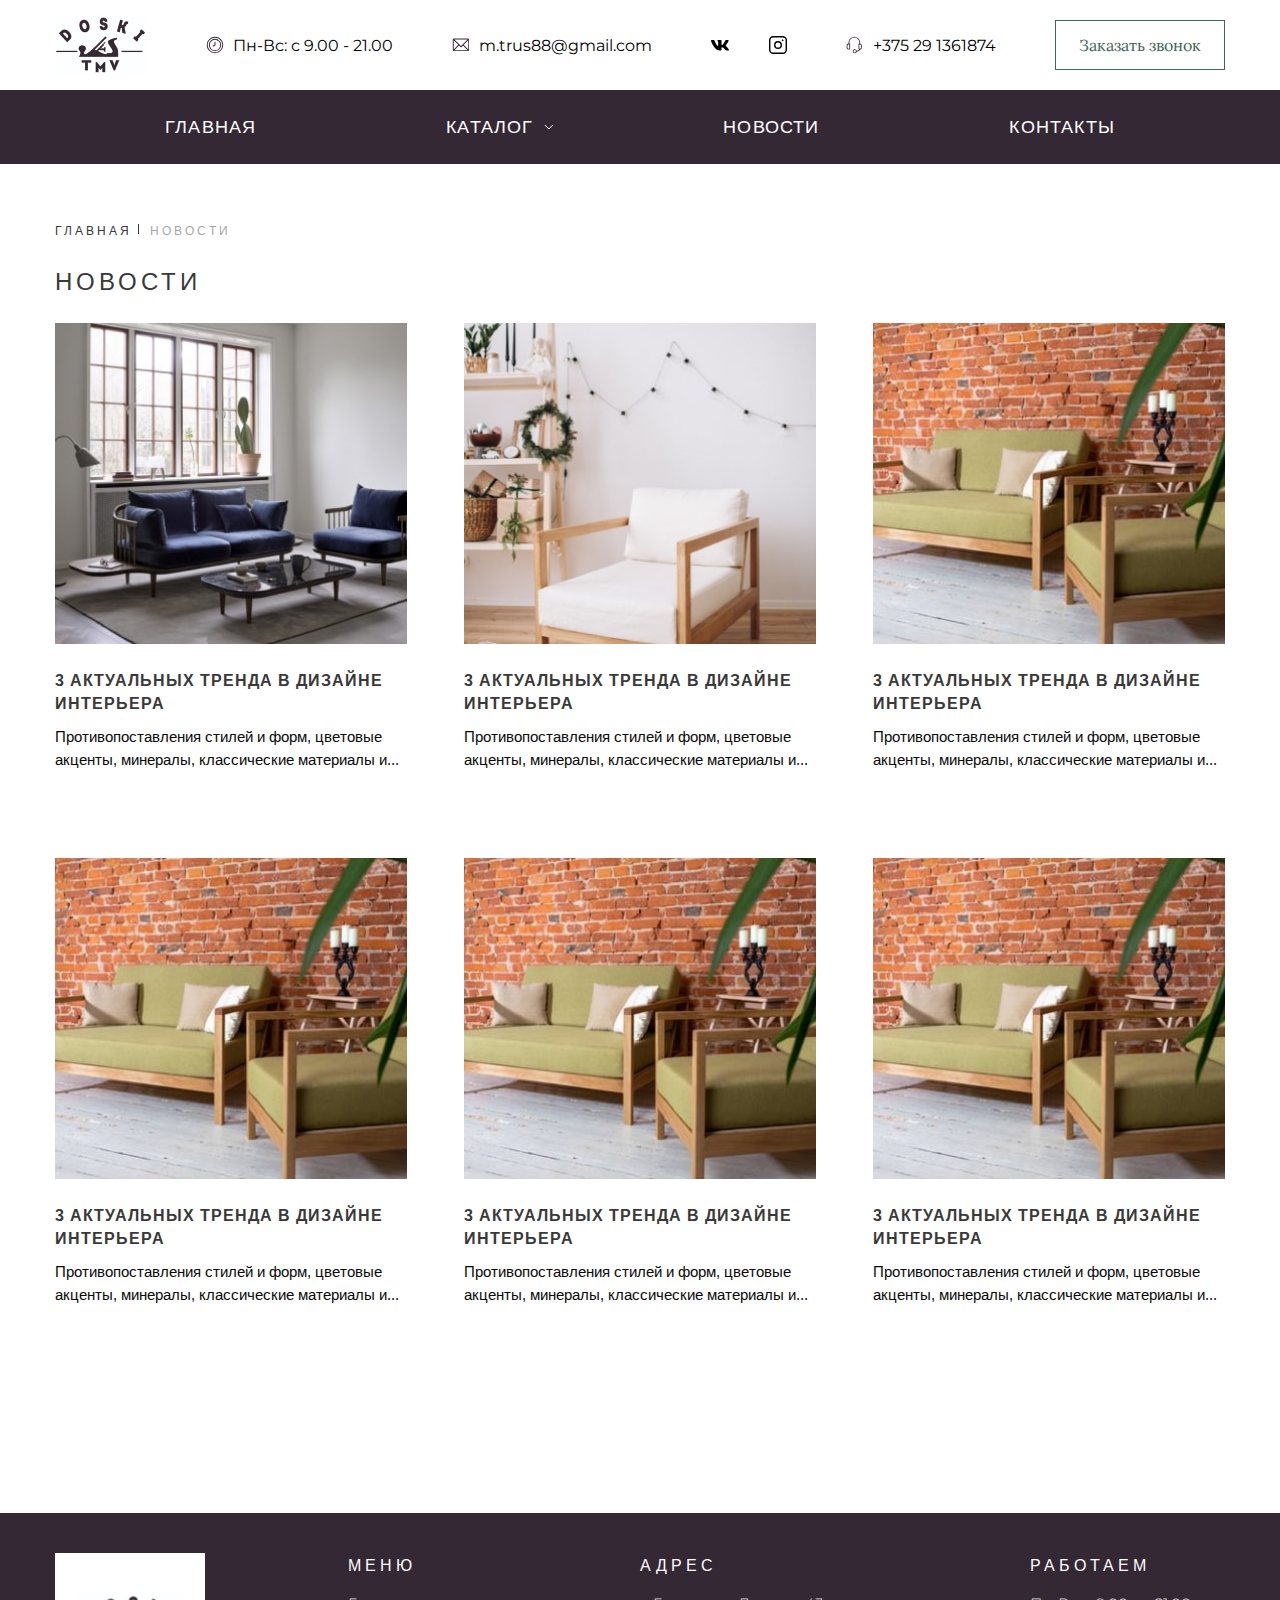
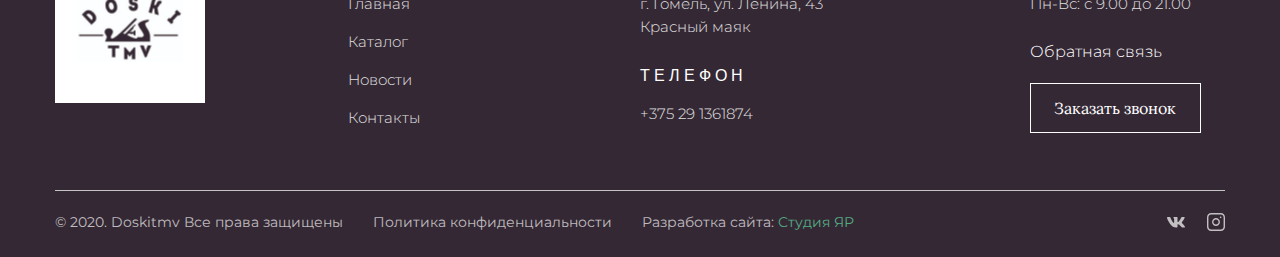
<file: news.html>
<!DOCTYPE html>
<html lang="ru">
  <head>
    <meta charset="utf-8">
    <meta http-equiv="X-UA-Compatible" content="IE=edge">
    <meta name="theme-color" content="#fff">
    <meta name="apple-mobile-web-app-status-bar-style" content="black-translucent">
    <meta name="viewport" content="width=device-width, user-scalable=no, initial-scale=1.0, maximum-scale=1.0, minimum-scale=1.0">
    <link rel="shortcut icon" href="img/favicons/favicon.ico" type="image/x-icon">
    <link rel="icon" sizes="16x16" href="img/favicons/favicon-16x16.png" type="image/png">
    <link rel="icon" sizes="32x32" href="img/favicons/favicon-32x32.png" type="image/png">
    <link rel="apple-touch-icon-precomposed" href="img/favicons/apple-touch-icon-precomposed.png">
    <link rel="apple-touch-icon" href="img/favicons/apple-touch-icon.png">
    <link rel="apple-touch-icon" sizes="57x57" href="img/favicons/apple-touch-icon-57x57.png">
    <link rel="apple-touch-icon" sizes="60x60" href="img/favicons/apple-touch-icon-60x60.png">
    <link rel="apple-touch-icon" sizes="72x72" href="img/favicons/apple-touch-icon-72x72.png">
    <link rel="apple-touch-icon" sizes="76x76" href="img/favicons/apple-touch-icon-76x76.png">
    <link rel="apple-touch-icon" sizes="114x114" href="img/favicons/apple-touch-icon-114x114.png">
    <link rel="apple-touch-icon" sizes="120x120" href="img/favicons/apple-touch-icon-120x120.png">
    <link rel="apple-touch-icon" sizes="144x144" href="img/favicons/apple-touch-icon-144x144.png">
    <link rel="apple-touch-icon" sizes="152x152" href="img/favicons/apple-touch-icon-152x152.png">
    <link rel="apple-touch-icon" sizes="167x167" href="img/favicons/apple-touch-icon-167x167.png">
    <link rel="apple-touch-icon" sizes="180x180" href="img/favicons/apple-touch-icon-180x180.png">
    <link rel="apple-touch-icon" sizes="1024x1024" href="img/favicons/apple-touch-icon-1024x1024.png">
    <!-- Fonts-->
    <link rel="stylesheet" href="https://fonts.googleapis.com/css2?family=Arimo:wght@400;700&amp;family=Lora&amp;family=Montserrat:wght@300;400&amp;display=swap">
    <!-- Styles-->
    <link rel="stylesheet" href="styles/main.css">
    <title>Новости</title>
  </head>
  <body>
    <!-- Header-->
    <header class="header">
      <div class="container">
        <div class="header__inner">
          <div class="logo header__logo"><a class="logo" href="/"><img class="logo__img" src="./img/logo/logo.png" alt="Doski" title="Doski"></a></div>
          <div class="header__time">Пн-Вс: с 9.00 - 21.00</div>
          <div class="header__mail"><a class="header__mail-link" href="mailto:m.trus88@gmail.com">m.trus88@gmail.com</a></div>
          <div class="header__social"><a class="header__social-link" href="#" target="_blank"><img class="header__social-vk" src="./img/svg/vk.svg" alt=""></a><a class="header__social-link" href="#" target="_blank"><img class="header__social-insta" src="./img/svg/insta.svg" alt=""></a></div>
          <div class="header__tel"><a class="header__tel-link" href="tel:+375291361874">+375 29 1361874</a></div>
          <button class="base-button header__button">Заказать звонок</button>
        </div>
      </div>
    </header>
    <!-- ./Header-->
    <!-- Menu-->
    <nav class="menu">
      <div class="container">
        <div class="burger-menu" data-menuburgeropen=""><span class="burger-menu__burger-line"></span><span>Меню</span></div>
        <ul class="menu__list" data-menuburger="">
          <li class="menu__item"><a class="menu__link" href="./index.html">Главная</a></li>
          <li class="menu__item"><a class="menu__link menu__link--arrow menu__link--hover" href="./catalog.html">Каталог</a>
            <ul class="sub-menu">
              <li class="sub-menu__item"><a class="sub-menu__link" href="">Диваны и Кресла</a></li>
              <li class="sub-menu__item"><a class="sub-menu__link" href="">Столы и Стулья</a>
                <ul class="second-sub-menu">
                  <li class="second-sub-menu__item"><a class="second-sub-menu__link" href="1">Круглый стол</a></li>
                  <li class="second-sub-menu__item"><a class="second-sub-menu__link" href="2">Прямоугольный стол</a></li>
                  <li class="second-sub-menu__item"><a class="second-sub-menu__link" href="">Табуреты круглые</a></li>
                  <li class="second-sub-menu__item"><a class="second-sub-menu__link" href="">Табуреты барные</a></li>
                  <li class="second-sub-menu__item"><a class="second-sub-menu__link" href="">Стулья барные</a></li>
                </ul>
              </li>
              <li class="sub-menu__item"><a class="sub-menu__link" href="">Тумбы, стеллажи</a></li>
              <li class="sub-menu__item"><a class="sub-menu__link" href="">Садовая мебель</a></li>
              <li class="sub-menu__item"><a class="sub-menu__link" href="">Разделочные доски</a></li>
              <li class="sub-menu__item"><a class="sub-menu__link" href="">Работа под заказ</a></li>
            </ul>
          </li>
          <li class="menu__item"><a class="menu__link" href="./news.html">Новости</a></li>
          <li class="menu__item"><a class="menu__link" href="./contacts.html">Контакты</a></li>
        </ul>
      </div>
    </nav>
    <!-- ./ Menu-->
    <main>
      <!-- All-news-->
      <section class="all-news">
        <div class="container">
          <div class="bread-crumbs">
            <ul class="bread-crumbs__list">
              <li class="bread-crumbs__item"><a class="bread-crumbs__link bread-crumbs__link--active" href="./index.html">Главная</a></li>
              <li class="bread-crumbs__item bread-crumbs__item--active"><a class="bread-crumbs__link" href="/">
                   Новости</a></li>
            </ul>
          </div>
          <h1 class="main-page-title">Новости</h1>
          <div class="row-fl jc-sb">
            <div class="row-fl__col-3"><a class="news-item" href="#"><img class="news-item__img" src="./img/news/news-1.jpg" alt="News-1">
                <h3 class="news-item__title">3 актуальных тренда в дизайне интерьера</h3>
                <p class="news-item__desc">
                  Противопоставления стилей и форм,
                  цветовые акценты, минералы,
                  классические материалы и...
                </p></a></div>
            <div class="row-fl__col-3"><a class="news-item" href="#"><img class="news-item__img" src="./img/news/news-2.jpg" alt="News-2">
                <h3 class="news-item__title">3 актуальных тренда в дизайне интерьера</h3>
                <p class="news-item__desc">
                  Противопоставления стилей и форм,
                  цветовые акценты, минералы,
                  классические материалы и...
                </p></a></div>
            <div class="row-fl__col-3"><a class="news-item" href="#"><img class="news-item__img" src="./img/news/news-3.jpg" alt="News-3">
                <h3 class="news-item__title">3 актуальных тренда в дизайне интерьера</h3>
                <p class="news-item__desc">
                  Противопоставления стилей и форм,
                  цветовые акценты, минералы,
                  классические материалы и...
                </p></a></div>
            <div class="row-fl__col-3"><a class="news-item" href="#"><img class="news-item__img" src="./img/news/news-3.jpg" alt="News-3">
                <h3 class="news-item__title">3 актуальных тренда в дизайне интерьера</h3>
                <p class="news-item__desc">
                  Противопоставления стилей и форм,
                  цветовые акценты, минералы,
                  классические материалы и...
                </p></a></div>
            <div class="row-fl__col-3"><a class="news-item" href="#"><img class="news-item__img" src="./img/news/news-3.jpg" alt="News-3">
                <h3 class="news-item__title">3 актуальных тренда в дизайне интерьера</h3>
                <p class="news-item__desc">
                  Противопоставления стилей и форм,
                  цветовые акценты, минералы,
                  классические материалы и...
                </p></a></div>
            <div class="row-fl__col-3"><a class="news-item" href="#"><img class="news-item__img" src="./img/news/news-3.jpg" alt="News-3">
                <h3 class="news-item__title">3 актуальных тренда в дизайне интерьера</h3>
                <p class="news-item__desc">
                  Противопоставления стилей и форм,
                  цветовые акценты, минералы,
                  классические материалы и...
                </p></a></div>
          </div>
        </div>
        <!-- ./ All-news-->
      </section>
    </main>
    <!-- Footer-->
    <footer class="footer">
      <div class="container">
        <div class="row-fl">
          <div class="row-fl__col-3">
            <div class="footer__logo"><img class="footer__logo-img" src="./img/logo/footer-logo.png" alt="Doskitmv"></div>
          </div>
          <div class="row-fl__col-3">
            <div class="footer-menu">
              <h4 class="footer__title">Меню</h4>
              <ul class="footer-menu__list">
                <li class="footer-menu__item"><a class="footer-menu__link footer__text" href="./index.html">Главная</a></li>
                <li class="footer-menu__item"><a class="footer-menu__link footer__text" href="./catalog.html">Каталог</a></li>
                <li class="footer-menu__item"><a class="footer-menu__link footer__text" href="./news.html">Новости</a></li>
                <li class="footer-menu__item"><a class="footer-menu__link footer__text" href="./contacts.html">Контакты</a></li>
              </ul>
            </div>
          </div>
          <div class="row-fl__col-4">
            <h4 class="footer__title">Адрес</h4>
            <p class="footer__text">г. Гомель, ул. Ленина, 43<br>Красный маяк</p>
            <h4 class="footer__title">Телефон</h4>
            <p class="footer__text"><a href="tel:+375291361874">+375 29 1361874</a></p>
          </div>
          <div class="row-fl__col-2">
            <h4 class="footer__title">Работаем</h4>
            <p class="footer__text">Пн-Вс: с 9.00 до 21.00</p>
            <p class="footer__text footer__text--feedback">Обратная связь</p>
            <button class="base-button footer__button">Заказать звонок</button>
          </div>
        </div>
        <div class="footer__copyright"><span class="footer__copyright-text">© 2020. Doskitmv Все права защищены</span><span class="footer__copyright-text"><a href="#">Политика конфиденциальности</a></span><span class="footer__copyright-text">Разработка сайта: <a class="green-link" href="#">Cтудия ЯР</a></span>
          <div class="footer__social-inner"><a class="footer__social-vk" href="#" target="_blank">
              <svg width="18" height="11" viewBox="0 0 18 11" fill="none" xmlns="http://www.w3.org/2000/svg">
                <path d="M14.9368 6.02122C14.6458 5.6537 14.729 5.4902 14.9368 5.16169C14.9405 5.15794 17.3428 1.83832 17.5904 0.712532L17.5919 0.711782C17.7149 0.301518 17.5919 7.62939e-06 16.9971 7.62939e-06H15.029C14.528 7.62939e-06 14.297 0.258767 14.1732 0.548277C14.1732 0.548277 13.1712 2.94686 11.7537 4.50166C11.2961 4.95093 11.0846 5.09493 10.8349 5.09493C10.7119 5.09493 10.5206 4.95093 10.5206 4.54067V0.711782C10.5206 0.219765 10.3804 7.62939e-06 9.9656 7.62939e-06H6.87099C6.55673 7.62939e-06 6.36997 0.229516 6.36997 0.443273C6.36997 0.909789 7.07875 1.01704 7.15225 2.32959V5.17744C7.15225 5.80146 7.03899 5.91621 6.78774 5.91621C6.11871 5.91621 4.49491 3.50788 3.53262 0.751534C3.33837 0.216765 3.14861 0.000757601 2.64384 0.000757601H0.675023C0.113254 0.000757601 0 0.259517 0 0.549027C0 1.06054 0.669023 3.60388 3.11111 6.964C4.73866 9.25758 7.03074 10.5004 9.11582 10.5004C10.3691 10.5004 10.5221 10.2244 10.5221 9.7496C10.5221 7.55802 10.4089 7.35101 11.0366 7.35101C11.3276 7.35101 11.8287 7.49502 12.9987 8.60131C14.336 9.9131 14.5558 10.5004 15.3043 10.5004H17.2723C17.8334 10.5004 18.1176 10.2244 17.9541 9.67984C17.5799 8.53455 15.0508 6.17872 14.9368 6.02122Z" fill="#ffffffb3"></path>
              </svg></a><a class="footer__social-insta" href="#" target="_blank">
              <svg width="18" height="18" viewBox="0 0 18 18" fill="none" xmlns="http://www.w3.org/2000/svg">
                <path d="M13.7812 0H4.21875C1.89253 0 0 1.89253 0 4.21875V13.7812C0 16.1075 1.89253 18 4.21875 18H13.7812C16.1075 18 18 16.1075 18 13.7812V4.21875C18 1.89253 16.1075 0 13.7812 0ZM16.5938 13.7812C16.5938 15.3321 15.3321 16.5938 13.7812 16.5938H4.21875C2.66789 16.5938 1.40625 15.3321 1.40625 13.7812V4.21875C1.40625 2.66789 2.66789 1.40625 4.21875 1.40625H13.7812C15.3321 1.40625 16.5938 2.66789 16.5938 4.21875V13.7812ZM9 5.02734C6.80946 5.02734 5.02734 6.80946 5.02734 9C5.02734 11.1905 6.80946 12.9727 9 12.9727C11.1905 12.9727 12.9727 11.1905 12.9727 9C12.9727 6.80946 11.1905 5.02734 9 5.02734ZM9 11.5664C7.58482 11.5664 6.43359 10.4152 6.43359 9C6.43359 7.58482 7.58482 6.43359 9 6.43359C10.4152 6.43359 11.5664 7.58482 11.5664 9C11.5664 10.4152 10.4152 11.5664 9 11.5664ZM14.5312 4.3477C14.5312 4.83302 14.1378 5.22661 13.6523 5.22661C13.167 5.22661 12.7734 4.83302 12.7734 4.3477C12.7734 3.86224 13.167 3.4688 13.6523 3.4688C14.1378 3.4688 14.5312 3.86224 14.5312 4.3477Z" fill="#ffffffb3"></path>
              </svg></a></div>
          <div class="clearfix"></div>
        </div>
      </div>
    </footer>
    <!-- Modal-window-->
    <div class="modal-window-overlay">
      <div class="modal-window"><span class="modal-window__close"></span>
        <div class="modal-window__title">Заказать звонок</div>
        <form class="modal-window__form" action="">
          <div class="modal-window__row">
            <label for="modal-window__name">ваше имя:</label>
            <input id="modal-window__name" type="text" value="" placeholder="Ваше имя">
          </div>
          <div class="modal-window__row">
            <label class="modal-window__tel">ваш телефон:</label>
            <input id="modal-window__tel" type="tel" value="" placeholder="Ваш телефон">
          </div>
          <button class="base-button modal-window__button" type="submit">Позвоните мне</button>
        </form>
      </div>
    </div>
    <!-- ./ Modal-window-->
    <script src="./js/main.js"></script>
    <script src="./js/vendor.js"></script>
  </body>
</html>
</file>
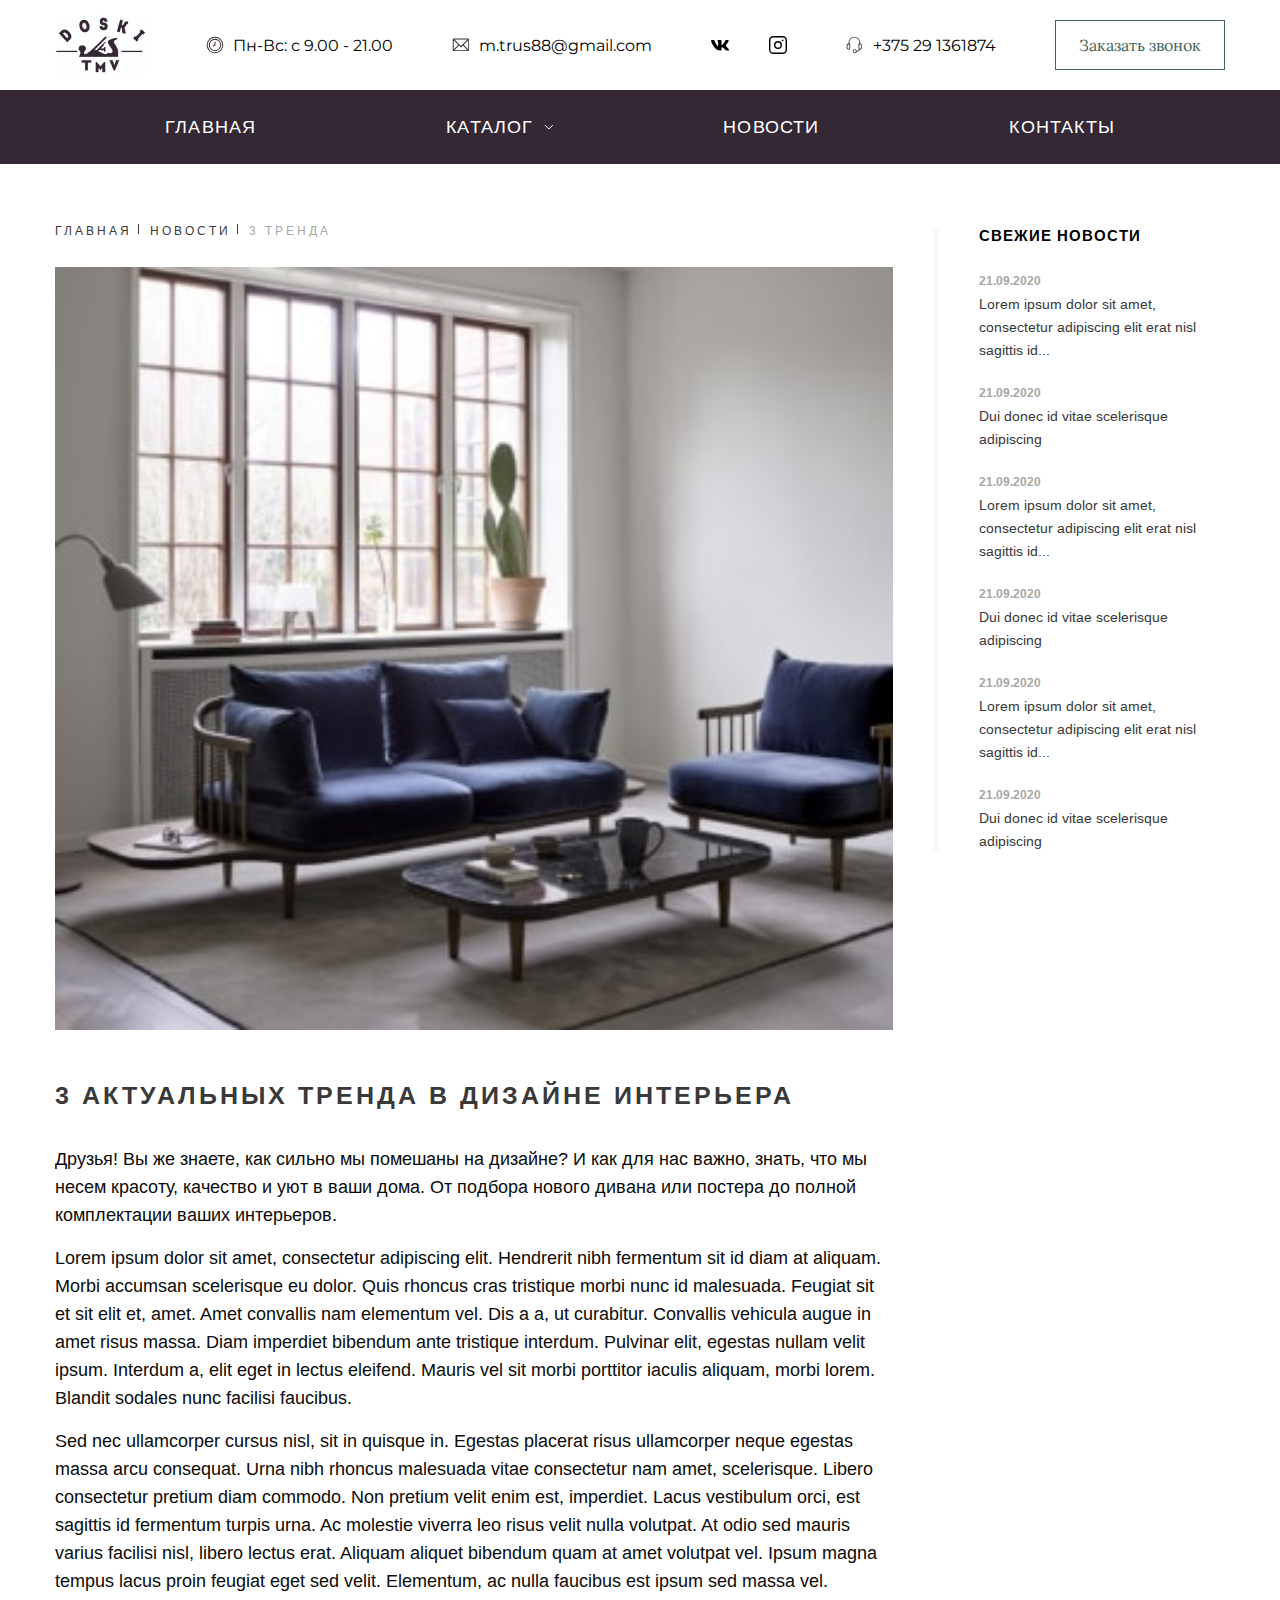
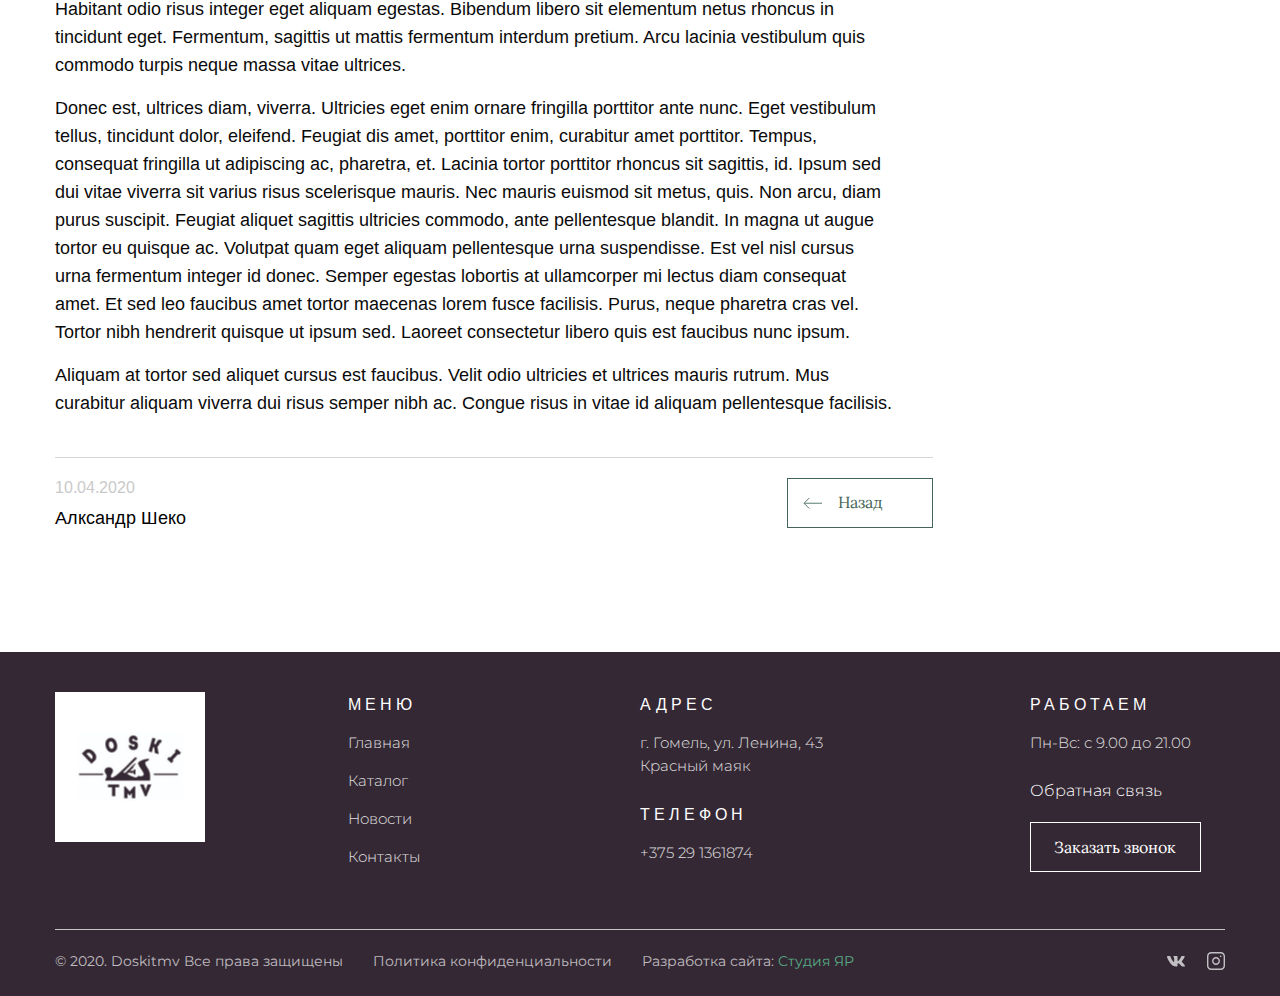
<file: page-news.html>
<!DOCTYPE html>
<html lang="ru">
  <head>
    <meta charset="utf-8">
    <meta http-equiv="X-UA-Compatible" content="IE=edge">
    <meta name="theme-color" content="#fff">
    <meta name="apple-mobile-web-app-status-bar-style" content="black-translucent">
    <meta name="viewport" content="width=device-width, user-scalable=no, initial-scale=1.0, maximum-scale=1.0, minimum-scale=1.0">
    <link rel="shortcut icon" href="img/favicons/favicon.ico" type="image/x-icon">
    <link rel="icon" sizes="16x16" href="img/favicons/favicon-16x16.png" type="image/png">
    <link rel="icon" sizes="32x32" href="img/favicons/favicon-32x32.png" type="image/png">
    <link rel="apple-touch-icon-precomposed" href="img/favicons/apple-touch-icon-precomposed.png">
    <link rel="apple-touch-icon" href="img/favicons/apple-touch-icon.png">
    <link rel="apple-touch-icon" sizes="57x57" href="img/favicons/apple-touch-icon-57x57.png">
    <link rel="apple-touch-icon" sizes="60x60" href="img/favicons/apple-touch-icon-60x60.png">
    <link rel="apple-touch-icon" sizes="72x72" href="img/favicons/apple-touch-icon-72x72.png">
    <link rel="apple-touch-icon" sizes="76x76" href="img/favicons/apple-touch-icon-76x76.png">
    <link rel="apple-touch-icon" sizes="114x114" href="img/favicons/apple-touch-icon-114x114.png">
    <link rel="apple-touch-icon" sizes="120x120" href="img/favicons/apple-touch-icon-120x120.png">
    <link rel="apple-touch-icon" sizes="144x144" href="img/favicons/apple-touch-icon-144x144.png">
    <link rel="apple-touch-icon" sizes="152x152" href="img/favicons/apple-touch-icon-152x152.png">
    <link rel="apple-touch-icon" sizes="167x167" href="img/favicons/apple-touch-icon-167x167.png">
    <link rel="apple-touch-icon" sizes="180x180" href="img/favicons/apple-touch-icon-180x180.png">
    <link rel="apple-touch-icon" sizes="1024x1024" href="img/favicons/apple-touch-icon-1024x1024.png">
    <!-- Fonts-->
    <link rel="stylesheet" href="https://fonts.googleapis.com/css2?family=Arimo:wght@400;700&amp;family=Lora&amp;family=Montserrat:wght@300;400&amp;display=swap">
    <!-- Styles-->
    <link rel="stylesheet" href="styles/main.css">
    <title>3 тренда в дизайне</title>
  </head>
  <body>
    <!-- Header-->
    <header class="header">
      <div class="container">
        <div class="header__inner">
          <div class="logo header__logo"><a class="logo" href="index.html"><img class="logo__img" src="./img/logo/logo.png" alt="Doski" title="Doski"></a></div>
          <div class="header__time">Пн-Вс: с 9.00 - 21.00</div>
          <div class="header__mail"><a class="header__mail-link" href="mailto:m.trus88@gmail.com">m.trus88@gmail.com</a></div>
          <div class="header__social"><a class="header__social-link" href="#" target="_blank"><img class="header__social-vk" src="./img/svg/vk.svg" alt=""></a><a class="header__social-link" href="#" target="_blank"><img class="header__social-insta" src="./img/svg/insta.svg" alt=""></a></div>
          <div class="header__tel"><a class="header__tel-link" href="tel:+375291361874">+375 29 1361874</a></div>
          <button class="base-button header__button">Заказать звонок</button>
        </div>
      </div>
    </header>
    <!-- ./Header-->
    <!-- Menu-->
    <nav class="menu">
      <div class="container">
        <div class="burger-menu" data-menuburgeropen=""><span class="burger-menu__burger-line"></span><span>Меню</span></div>
        <ul class="menu__list" data-menuburger="">
          <li class="menu__item"><a class="menu__link" href="./index.html">Главная</a></li>
          <li class="menu__item"><a class="menu__link menu__link--arrow menu__link--hover" href="./catalog.html">Каталог</a>
            <ul class="sub-menu">
              <li class="sub-menu__item"><a class="sub-menu__link" href="./catalog-partition.html">Диваны и Кресла</a></li>
              <li class="sub-menu__item"><a class="sub-menu__link" href="./catalog-partition.html">Столы и Стулья</a>
                <ul class="second-sub-menu">
                  <li class="second-sub-menu__item"><a class="second-sub-menu__link" href="1">Круглый стол</a></li>
                  <li class="second-sub-menu__item"><a class="second-sub-menu__link" href="2">Прямоугольный стол</a></li>
                  <li class="second-sub-menu__item"><a class="second-sub-menu__link" href="">Табуреты круглые</a></li>
                  <li class="second-sub-menu__item"><a class="second-sub-menu__link" href="">Табуреты барные</a></li>
                  <li class="second-sub-menu__item"><a class="second-sub-menu__link" href="">Стулья барные</a></li>
                </ul>
              </li>
              <li class="sub-menu__item"><a class="sub-menu__link" href="./catalog-partition.html">Тумбы, стеллажи</a></li>
              <li class="sub-menu__item"><a class="sub-menu__link" href="./catalog-partition.html">Садовая мебель</a></li>
              <li class="sub-menu__item"><a class="sub-menu__link" href="./catalog-partition.html">Разделочные доски</a></li>
              <li class="sub-menu__item"><a class="sub-menu__link" href="./catalog-partition.html">Работа под заказ</a></li>
            </ul>
          </li>
          <li class="menu__item"><a class="menu__link" href="./all-news.html">Новости</a></li>
          <li class="menu__item"><a class="menu__link" href="./contacts.html">Контакты</a></li>
        </ul>
      </div>
    </nav>
    <!-- ./ Menu-->
    <main>
      <!-- Page-news-->
      <section class="page-news">
        <div class="container">
          <div class="bread-crumbs">
            <ul class="bread-crumbs__list">
              <li class="bread-crumbs__item"><a class="bread-crumbs__link" href="./index.html">Главная</a></li>
              <li class="bread-crumbs__item"><a class="bread-crumbs__link" href="./index.html">Новости</a></li>
              <li class="bread-crumbs__item">3 тренда</li>
            </ul>
          </div>
          <div class="row-fl jc-sb">
            <div class="row-fl__col-9">
              <article>
                <div class="news-item"><img class="news-item__img" src="./img/news/news-1.jpg" alt="News-1">
                  <h1 class="news-item__title">3 актуальных тренда в дизайне интерьера</h1>
                  <p class="news-item__desc">
                     Друзья! Вы же знаете, как сильно мы помешаны на дизайне? И как для нас важно, знать, что мы несем красоту, качество и уют в ваши дома. От подбора нового дивана или постера до полной комплектации ваших интерьеров.</p>
                  <p class="news-item__desc">
                     Lorem ipsum dolor sit amet, consectetur adipiscing elit. Hendrerit nibh fermentum sit id diam at aliquam. Morbi accumsan scelerisque eu dolor. Quis rhoncus cras tristique morbi nunc id malesuada. Feugiat sit et sit elit et, amet. Amet convallis nam elementum vel. Dis a a, ut curabitur. Convallis vehicula augue in amet risus massa. Diam imperdiet bibendum ante tristique interdum. Pulvinar elit, egestas nullam velit ipsum. Interdum a, elit eget in lectus eleifend. Mauris vel sit morbi porttitor iaculis aliquam, morbi lorem. Blandit sodales nunc facilisi faucibus.</p>
                  <p class="news-item__desc">Sed nec ullamcorper cursus nisl, sit in quisque in. Egestas placerat risus ullamcorper neque egestas massa arcu consequat. Urna nibh rhoncus malesuada vitae consectetur nam amet, scelerisque. Libero consectetur pretium diam commodo. Non pretium velit enim est, imperdiet. Lacus vestibulum orci, est sagittis id fermentum turpis urna. Ac molestie viverra leo risus velit nulla volutpat. At odio sed mauris varius facilisi nisl, libero lectus erat. Aliquam aliquet bibendum quam at amet volutpat vel. Ipsum magna tempus lacus proin feugiat eget sed velit. Elementum, ac nulla faucibus est ipsum sed massa vel. Habitant odio risus integer eget aliquam egestas. Bibendum libero sit elementum netus rhoncus in tincidunt eget. Fermentum, sagittis ut mattis fermentum interdum pretium. Arcu lacinia vestibulum quis commodo turpis neque massa vitae ultrices. </p>
                  <p class="news-item__desc">
                     Donec est, ultrices diam, viverra. Ultricies eget enim ornare fringilla porttitor ante nunc. Eget vestibulum tellus, tincidunt dolor, eleifend. Feugiat dis amet, porttitor enim, curabitur amet porttitor. Tempus, consequat fringilla ut adipiscing ac, pharetra, et. Lacinia tortor porttitor rhoncus sit sagittis, id. Ipsum sed dui vitae viverra sit varius risus scelerisque mauris. Nec mauris euismod sit metus, quis. Non arcu, diam purus suscipit. Feugiat aliquet sagittis ultricies commodo, ante pellentesque blandit. In magna ut augue tortor eu quisque ac. Volutpat quam eget aliquam pellentesque urna suspendisse. Est vel nisl cursus urna fermentum integer id donec. Semper egestas lobortis at ullamcorper mi lectus diam consequat amet. Et sed leo faucibus amet tortor maecenas lorem fusce facilisis. Purus, neque pharetra cras vel. Tortor nibh hendrerit quisque ut ipsum sed. Laoreet consectetur libero quis est faucibus nunc ipsum.</p>
                  <p class="news-item__desc">Aliquam at tortor sed aliquet cursus est faucibus. Velit odio ultricies et ultrices mauris rutrum. Mus curabitur aliquam viverra dui risus semper nibh ac. Congue risus in vitae id aliquam pellentesque facilisis.</p>
                </div>
              </article>
              <div class="text-inner"><span class="news-item__date">
                   10.04.2020</span>
                <p class="news-item__author">Алксандр Шеко</p>
              </div><a class="base-button page-news__button" href="./all-news.html">Назад</a>
              <div class="clearfix"></div>
            </div>
            <div class="row-fl__col-3">
              <aside>
                <h3 class="page-news__aside-title">Свежие новости</h3>
                <div class="page-news__aside-desc"><span class="page-news__news-date">21.09.2020</span>
                  <p class="page-news__news-desc">Lorem ipsum dolor sit amet, consectetur adipiscing elit erat nisl sagittis id...</p>
                </div>
                <div class="page-news__aside-desc"><span class="page-news__news-date">21.09.2020</span>
                  <p class="page-news__news-desc">Dui donec id vitae scelerisque adipiscing</p>
                </div>
                <div class="page-news__aside-desc"><span class="page-news__news-date">21.09.2020</span>
                  <p class="page-news__news-desc">Lorem ipsum dolor sit amet, consectetur adipiscing elit erat nisl sagittis id...</p>
                </div>
                <div class="page-news__aside-desc"><span class="page-news__news-date">21.09.2020</span>
                  <p class="page-news__news-desc">Dui donec id vitae scelerisque adipiscing</p>
                </div>
                <div class="page-news__aside-desc"><span class="page-news__news-date">21.09.2020</span>
                  <p class="page-news__news-desc">Lorem ipsum dolor sit amet, consectetur adipiscing elit erat nisl sagittis id...</p>
                </div>
                <div class="page-news__aside-desc"><span class="page-news__news-date">21.09.2020</span>
                  <p class="page-news__news-desc">Dui donec id vitae scelerisque adipiscing</p>
                </div>
              </aside>
            </div>
          </div>
        </div>
        <!-- ./ Page-news-->
      </section>
    </main>
    <!-- Footer-->
    <footer class="footer">
      <div class="container">
        <div class="row-fl">
          <div class="row-fl__col-3">
            <div class="footer__logo"><img class="footer__logo-img" src="./img/logo/footer-logo.png" alt="Doskitmv"></div>
          </div>
          <div class="row-fl__col-3">
            <div class="footer-menu">
              <h4 class="footer__title">Меню</h4>
              <ul class="footer-menu__list">
                <li class="footer-menu__item"><a class="footer-menu__link footer__text" href="./index.html">Главная</a></li>
                <li class="footer-menu__item"><a class="footer-menu__link footer__text" href="./catalog.html">Каталог</a></li>
                <li class="footer-menu__item"><a class="footer-menu__link footer__text" href="./all-news.html">Новости</a></li>
                <li class="footer-menu__item"><a class="footer-menu__link footer__text" href="./contacts.html">Контакты</a></li>
              </ul>
            </div>
          </div>
          <div class="row-fl__col-4">
            <h4 class="footer__title">Адрес</h4>
            <p class="footer__text">г. Гомель, ул. Ленина, 43<br>Красный маяк</p>
            <h4 class="footer__title">Телефон</h4>
            <p class="footer__text"><a href="tel:+375291361874">+375 29 1361874</a></p>
          </div>
          <div class="row-fl__col-2">
            <h4 class="footer__title">Работаем</h4>
            <p class="footer__text">Пн-Вс: с 9.00 до 21.00</p>
            <p class="footer__text footer__text--feedback">Обратная связь</p>
            <button class="base-button footer__button">Заказать звонок</button>
          </div>
        </div>
        <div class="footer__copyright"><span class="footer__copyright-text">© 2020. Doskitmv Все права защищены</span><span class="footer__copyright-text"><a href="#">Политика конфиденциальности</a></span><span class="footer__copyright-text">Разработка сайта: <a class="green-link" href="#">Cтудия ЯР</a></span>
          <div class="footer__social-inner"><a class="footer__social-vk" href="#" target="_blank">
              <svg width="18" height="11" viewBox="0 0 18 11" fill="none" xmlns="http://www.w3.org/2000/svg">
                <path d="M14.9368 6.02122C14.6458 5.6537 14.729 5.4902 14.9368 5.16169C14.9405 5.15794 17.3428 1.83832 17.5904 0.712532L17.5919 0.711782C17.7149 0.301518 17.5919 7.62939e-06 16.9971 7.62939e-06H15.029C14.528 7.62939e-06 14.297 0.258767 14.1732 0.548277C14.1732 0.548277 13.1712 2.94686 11.7537 4.50166C11.2961 4.95093 11.0846 5.09493 10.8349 5.09493C10.7119 5.09493 10.5206 4.95093 10.5206 4.54067V0.711782C10.5206 0.219765 10.3804 7.62939e-06 9.9656 7.62939e-06H6.87099C6.55673 7.62939e-06 6.36997 0.229516 6.36997 0.443273C6.36997 0.909789 7.07875 1.01704 7.15225 2.32959V5.17744C7.15225 5.80146 7.03899 5.91621 6.78774 5.91621C6.11871 5.91621 4.49491 3.50788 3.53262 0.751534C3.33837 0.216765 3.14861 0.000757601 2.64384 0.000757601H0.675023C0.113254 0.000757601 0 0.259517 0 0.549027C0 1.06054 0.669023 3.60388 3.11111 6.964C4.73866 9.25758 7.03074 10.5004 9.11582 10.5004C10.3691 10.5004 10.5221 10.2244 10.5221 9.7496C10.5221 7.55802 10.4089 7.35101 11.0366 7.35101C11.3276 7.35101 11.8287 7.49502 12.9987 8.60131C14.336 9.9131 14.5558 10.5004 15.3043 10.5004H17.2723C17.8334 10.5004 18.1176 10.2244 17.9541 9.67984C17.5799 8.53455 15.0508 6.17872 14.9368 6.02122Z" fill="#ffffffb3"></path>
              </svg></a><a class="footer__social-insta" href="#" target="_blank">
              <svg width="18" height="18" viewBox="0 0 18 18" fill="none" xmlns="http://www.w3.org/2000/svg">
                <path d="M13.7812 0H4.21875C1.89253 0 0 1.89253 0 4.21875V13.7812C0 16.1075 1.89253 18 4.21875 18H13.7812C16.1075 18 18 16.1075 18 13.7812V4.21875C18 1.89253 16.1075 0 13.7812 0ZM16.5938 13.7812C16.5938 15.3321 15.3321 16.5938 13.7812 16.5938H4.21875C2.66789 16.5938 1.40625 15.3321 1.40625 13.7812V4.21875C1.40625 2.66789 2.66789 1.40625 4.21875 1.40625H13.7812C15.3321 1.40625 16.5938 2.66789 16.5938 4.21875V13.7812ZM9 5.02734C6.80946 5.02734 5.02734 6.80946 5.02734 9C5.02734 11.1905 6.80946 12.9727 9 12.9727C11.1905 12.9727 12.9727 11.1905 12.9727 9C12.9727 6.80946 11.1905 5.02734 9 5.02734ZM9 11.5664C7.58482 11.5664 6.43359 10.4152 6.43359 9C6.43359 7.58482 7.58482 6.43359 9 6.43359C10.4152 6.43359 11.5664 7.58482 11.5664 9C11.5664 10.4152 10.4152 11.5664 9 11.5664ZM14.5312 4.3477C14.5312 4.83302 14.1378 5.22661 13.6523 5.22661C13.167 5.22661 12.7734 4.83302 12.7734 4.3477C12.7734 3.86224 13.167 3.4688 13.6523 3.4688C14.1378 3.4688 14.5312 3.86224 14.5312 4.3477Z" fill="#ffffffb3"></path>
              </svg></a></div>
          <div class="clearfix"></div>
        </div>
      </div>
    </footer>
    <!-- Modal-window-->
    <div class="modal-window-overlay">
      <div class="modal-window"><span class="modal-window__close"></span>
        <div class="modal-window__title">Заказать звонок</div>
        <form class="form" action="">
          <div class="form__row">
            <label class="form__name">Ваше имя:</label>
            <input type="text" value="">
          </div>
          <div class="form__row">
            <label class="form__tel">Ваш телефон:</label>
            <input type="tel" value="">
          </div>
          <button class="base-button form__button" type="submit">Позвоните мне</button>
        </form>
      </div>
    </div>
    <!-- ./ Modal-window-->
    <script src="./js/main.min.js"></script>
    <script src="./js/vendor.min.js"></script>
  </body>
</html>
</file>
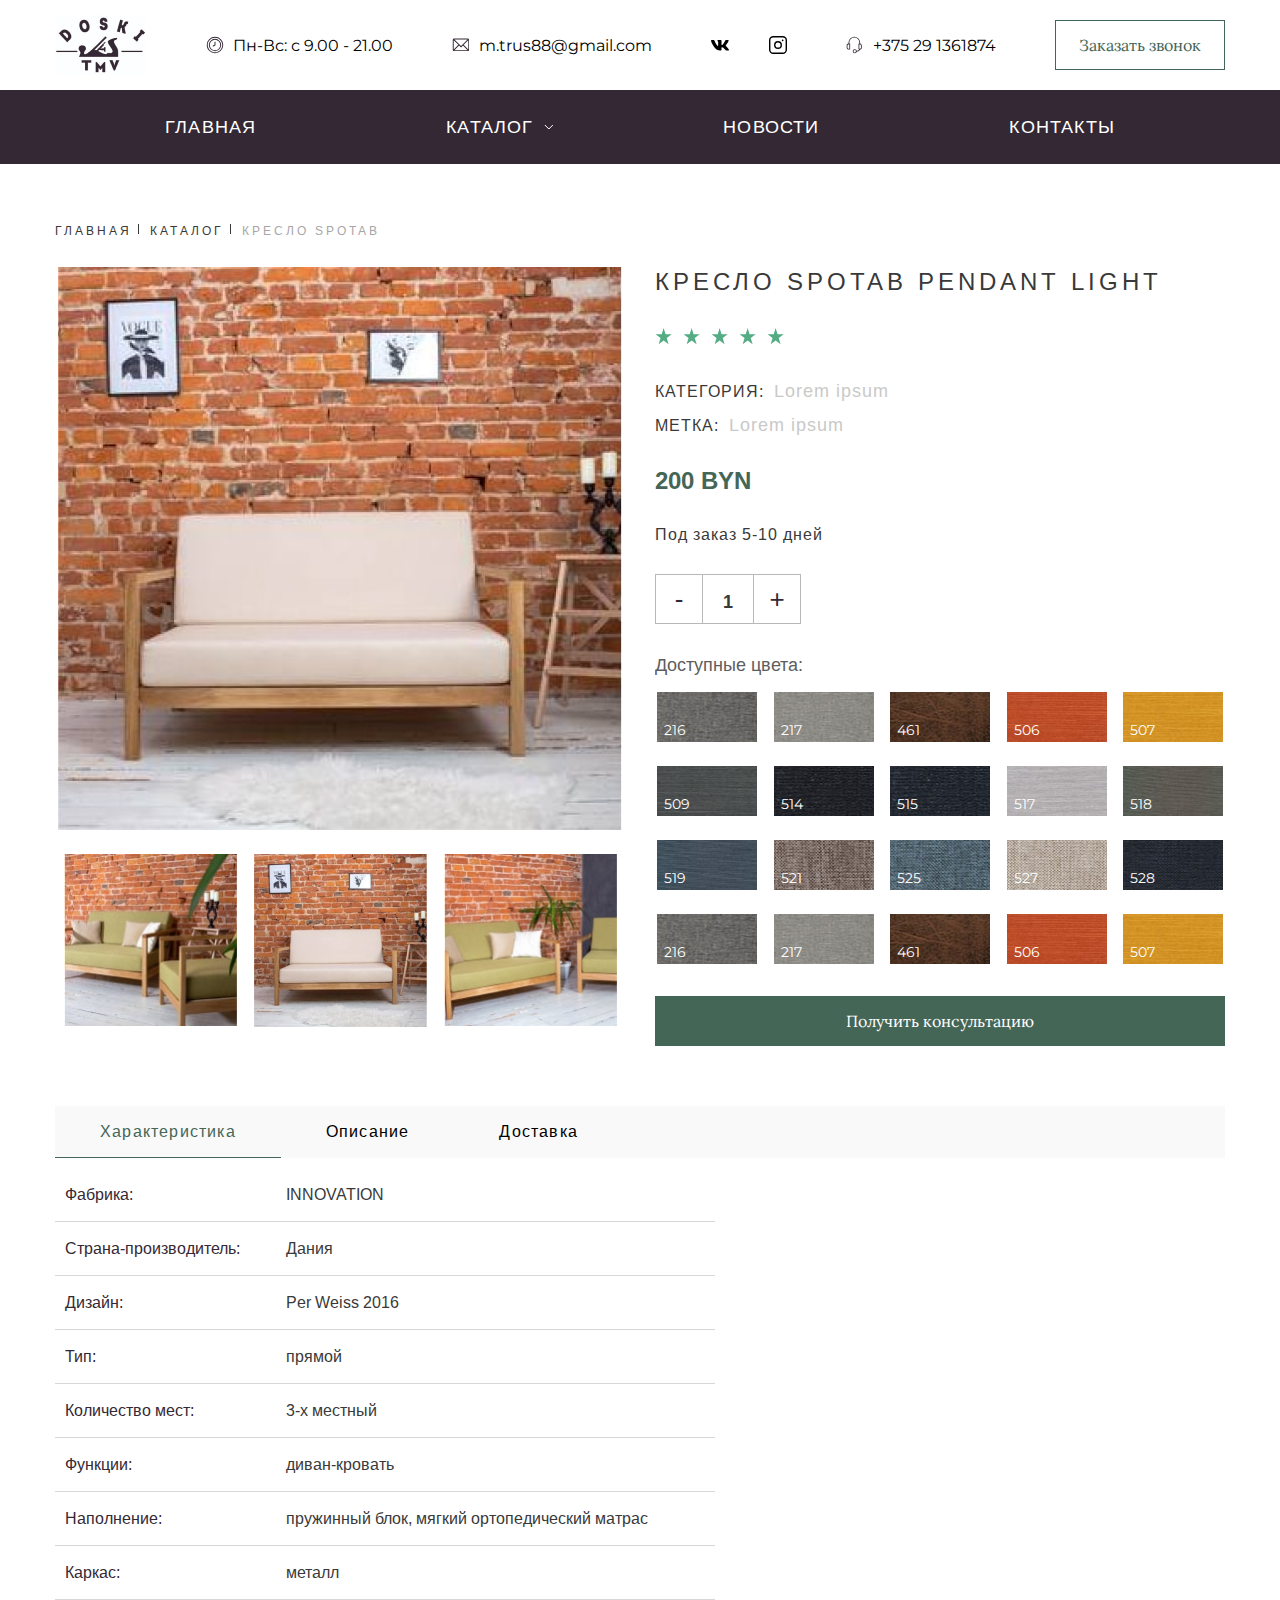
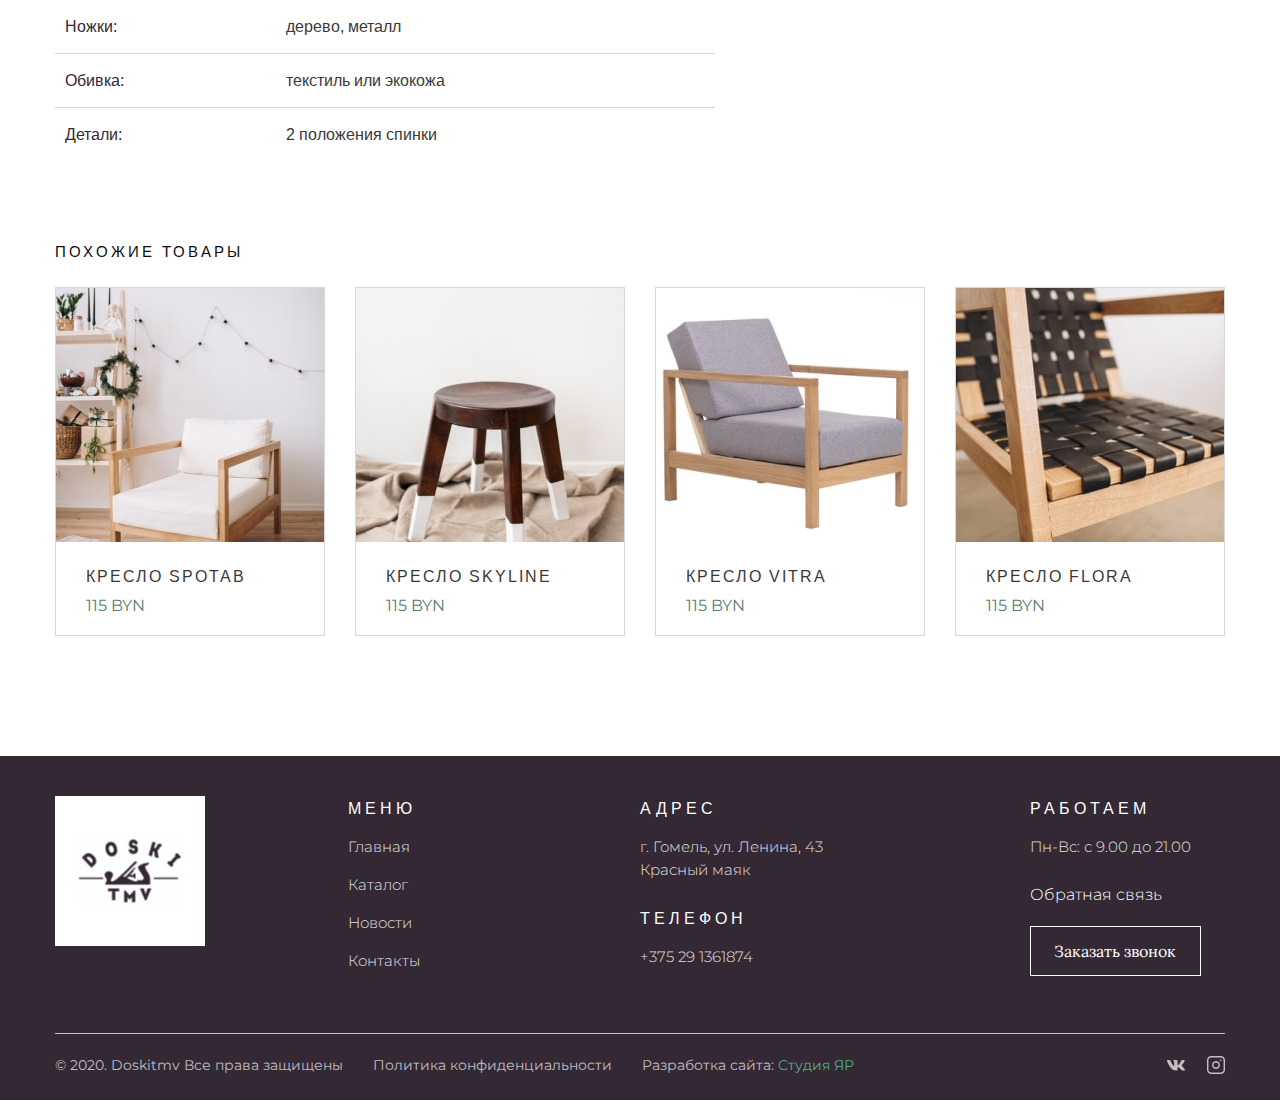
<file: product-card.html>
<!DOCTYPE html>
<html lang="ru">
  <head>
    <meta charset="utf-8">
    <meta http-equiv="X-UA-Compatible" content="IE=edge">
    <meta name="theme-color" content="#fff">
    <meta name="apple-mobile-web-app-status-bar-style" content="black-translucent">
    <meta name="viewport" content="width=device-width, user-scalable=no, initial-scale=1.0, maximum-scale=1.0, minimum-scale=1.0">
    <link rel="shortcut icon" href="img/favicons/favicon.ico" type="image/x-icon">
    <link rel="icon" sizes="16x16" href="img/favicons/favicon-16x16.png" type="image/png">
    <link rel="icon" sizes="32x32" href="img/favicons/favicon-32x32.png" type="image/png">
    <link rel="apple-touch-icon-precomposed" href="img/favicons/apple-touch-icon-precomposed.png">
    <link rel="apple-touch-icon" href="img/favicons/apple-touch-icon.png">
    <link rel="apple-touch-icon" sizes="57x57" href="img/favicons/apple-touch-icon-57x57.png">
    <link rel="apple-touch-icon" sizes="60x60" href="img/favicons/apple-touch-icon-60x60.png">
    <link rel="apple-touch-icon" sizes="72x72" href="img/favicons/apple-touch-icon-72x72.png">
    <link rel="apple-touch-icon" sizes="76x76" href="img/favicons/apple-touch-icon-76x76.png">
    <link rel="apple-touch-icon" sizes="114x114" href="img/favicons/apple-touch-icon-114x114.png">
    <link rel="apple-touch-icon" sizes="120x120" href="img/favicons/apple-touch-icon-120x120.png">
    <link rel="apple-touch-icon" sizes="144x144" href="img/favicons/apple-touch-icon-144x144.png">
    <link rel="apple-touch-icon" sizes="152x152" href="img/favicons/apple-touch-icon-152x152.png">
    <link rel="apple-touch-icon" sizes="167x167" href="img/favicons/apple-touch-icon-167x167.png">
    <link rel="apple-touch-icon" sizes="180x180" href="img/favicons/apple-touch-icon-180x180.png">
    <link rel="apple-touch-icon" sizes="1024x1024" href="img/favicons/apple-touch-icon-1024x1024.png">
    <!-- Fonts-->
    <link rel="stylesheet" href="https://fonts.googleapis.com/css2?family=Arimo:wght@400;700&amp;family=Lora&amp;family=Montserrat:wght@300;400&amp;display=swap">
    <!-- Styles-->
    <link rel="stylesheet" href="styles/main.css">
    <title>Кресло Spotab  Pendant Light</title>
  </head>
  <body>
    <!-- Header-->
    <header class="header">
      <div class="container">
        <div class="header__inner">
          <div class="logo header__logo"><a class="logo" href="index.html"><img class="logo__img" src="./img/logo/logo.png" alt="Doski" title="Doski"></a></div>
          <div class="header__time">Пн-Вс: с 9.00 - 21.00</div>
          <div class="header__mail"><a class="header__mail-link" href="mailto:m.trus88@gmail.com">m.trus88@gmail.com</a></div>
          <div class="header__social"><a class="header__social-link" href="#" target="_blank"><img class="header__social-vk" src="./img/svg/vk.svg" alt=""></a><a class="header__social-link" href="#" target="_blank"><img class="header__social-insta" src="./img/svg/insta.svg" alt=""></a></div>
          <div class="header__tel"><a class="header__tel-link" href="tel:+375291361874">+375 29 1361874</a></div>
          <button class="base-button header__button">Заказать звонок</button>
        </div>
      </div>
    </header>
    <!-- ./Header-->
    <!-- Menu-->
    <nav class="menu">
      <div class="container">
        <div class="burger-menu" data-menuburgeropen=""><span class="burger-menu__burger-line"></span><span>Меню</span></div>
        <ul class="menu__list" data-menuburger="">
          <li class="menu__item"><a class="menu__link" href="./index.html">Главная</a></li>
          <li class="menu__item"><a class="menu__link menu__link--arrow menu__link--hover" href="./catalog.html">Каталог</a>
            <ul class="sub-menu">
              <li class="sub-menu__item"><a class="sub-menu__link" href="./catalog-partition.html">Диваны и Кресла</a></li>
              <li class="sub-menu__item"><a class="sub-menu__link" href="./catalog-partition.html">Столы и Стулья</a>
                <ul class="second-sub-menu">
                  <li class="second-sub-menu__item"><a class="second-sub-menu__link" href="1">Круглый стол</a></li>
                  <li class="second-sub-menu__item"><a class="second-sub-menu__link" href="2">Прямоугольный стол</a></li>
                  <li class="second-sub-menu__item"><a class="second-sub-menu__link" href="">Табуреты круглые</a></li>
                  <li class="second-sub-menu__item"><a class="second-sub-menu__link" href="">Табуреты барные</a></li>
                  <li class="second-sub-menu__item"><a class="second-sub-menu__link" href="">Стулья барные</a></li>
                </ul>
              </li>
              <li class="sub-menu__item"><a class="sub-menu__link" href="./catalog-partition.html">Тумбы, стеллажи</a></li>
              <li class="sub-menu__item"><a class="sub-menu__link" href="./catalog-partition.html">Садовая мебель</a></li>
              <li class="sub-menu__item"><a class="sub-menu__link" href="./catalog-partition.html">Разделочные доски</a></li>
              <li class="sub-menu__item"><a class="sub-menu__link" href="./catalog-partition.html">Работа под заказ</a></li>
            </ul>
          </li>
          <li class="menu__item"><a class="menu__link" href="./all-news.html">Новости</a></li>
          <li class="menu__item"><a class="menu__link" href="./contacts.html">Контакты</a></li>
        </ul>
      </div>
    </nav>
    <!-- ./ Menu-->
    <main>
      <!-- Product-cart-->
      <section class="product-card">
        <div class="container">
          <div class="bread-crumbs">
            <ul class="bread-crumbs__list">
              <li class="bread-crumbs__item"><a class="bread-crumbs__link" href="./index.html">Главная</a></li>
              <li class="bread-crumbs__item"><a class="bread-crumbs__link" href="./index.html">Каталог</a></li>
              <li class="bread-crumbs__item">кресло Spotab </li>
            </ul>
          </div>
          <div class="product-card__inner">
            <div class="product-card__row">
              <div class="item-6">
                <div class="product-slider-for"><img src="./img/product-card/slider/slider-1.jpg" alt=""><img src="./img/product-card/slider/slider-2.jpg" alt=""><img src="./img/product-card/slider/slider-3.jpg" alt=""><img src="./img/product-card/slider/slider-4.jpg" alt=""></div>
                <div class="slider-nav"><img src="./img/product-card/slider/slider-1.jpg" alt=""><img src="./img/product-card/slider/slider-2.jpg" alt=""><img src="./img/product-card/slider/slider-3.jpg" alt=""><img src="./img/product-card/slider/slider-4.jpg" alt=""></div>
              </div>
              <div class="item-6">
                <h1 class="product-card__title">кресло Spotab  Pendant Light</h1><span class="card-star product-card__card-star">
                  <svg width="17" height="17" viewBox="0 0 10 10" fill="none" xmlns="http://www.w3.org/2000/svg">
                    <path d="M5.08122 0.00567627L6.20074 3.6809H9.8236L6.89266 5.95231L8.01216 9.62757L5.08122 7.3561L2.15029 9.62757L3.2698 5.95231L0.338867 3.6809H3.9617L5.08122 0.00567627Z" fill="#54AC84"></path>
                  </svg>
                  <svg width="17" height="17" viewBox="0 0 10 10" fill="none" xmlns="http://www.w3.org/2000/svg">
                    <path d="M5.08122 0.00567627L6.20074 3.6809H9.8236L6.89266 5.95231L8.01216 9.62757L5.08122 7.3561L2.15029 9.62757L3.2698 5.95231L0.338867 3.6809H3.9617L5.08122 0.00567627Z" fill="#54AC84"></path>
                  </svg>
                  <svg width="17" height="17" viewBox="0 0 10 10" fill="none" xmlns="http://www.w3.org/2000/svg">
                    <path d="M5.08122 0.00567627L6.20074 3.6809H9.8236L6.89266 5.95231L8.01216 9.62757L5.08122 7.3561L2.15029 9.62757L3.2698 5.95231L0.338867 3.6809H3.9617L5.08122 0.00567627Z" fill="#54AC84"></path>
                  </svg>
                  <svg width="17" height="17" viewBox="0 0 10 10" fill="none" xmlns="http://www.w3.org/2000/svg">
                    <path d="M5.08122 0.00567627L6.20074 3.6809H9.8236L6.89266 5.95231L8.01216 9.62757L5.08122 7.3561L2.15029 9.62757L3.2698 5.95231L0.338867 3.6809H3.9617L5.08122 0.00567627Z" fill="#54AC84"></path>
                  </svg>
                  <svg width="17" height="17" viewBox="0 0 10 10" fill="none" xmlns="http://www.w3.org/2000/svg">
                    <path d="M5.08122 0.00567627L6.20074 3.6809H9.8236L6.89266 5.95231L8.01216 9.62757L5.08122 7.3561L2.15029 9.62757L3.2698 5.95231L0.338867 3.6809H3.9617L5.08122 0.00567627Z" fill="#54AC84"></path>
                  </svg></span>
                <p class="product-card__cat">Категория:<span>Lorem ipsum</span></p>
                <p class="product-card__mark">Метка:<span>Lorem ipsum</span></p>
                <p class="product-card__price">200 byn</p>
                <p class="product-card__order">Под заказ 5-10 дней</p>
                <div class="counter product-card__counter">
                  <div class="counter__inner">
                    <button type="button" name="button" data-button-minus>-</button>
                    <input type="text" name="name" value="1" data-input-counter>
                    <button type="button" name="button" data-button-plus>+</button>
                  </div>
                </div>
                <div class="product-card__colors">
                  <h5 class="colors__title">Доступные цвета:</h5>
                  <div class="colors-container"><span class="colors__inner"><img src="./img/product-card/colors/216.jpg"><span>216</span></span><span class="colors__inner"><img src="./img/product-card/colors/217.jpg"><span>217</span></span><span class="colors__inner"><img src="./img/product-card/colors/461.jpg"><span>461</span></span><span class="colors__inner"><img src="./img/product-card/colors/506.jpg"><span>506</span></span><span class="colors__inner"><img src="./img/product-card/colors/507.jpg"><span>507</span></span><span class="colors__inner"><img src="./img/product-card/colors/509.jpg"><span>509</span></span><span class="colors__inner"><img src="./img/product-card/colors/514.jpg"><span>514</span></span><span class="colors__inner"><img src="./img/product-card/colors/515.jpg"><span>515</span></span><span class="colors__inner"><img src="./img/product-card/colors/517.jpg"><span>517</span></span><span class="colors__inner"><img src="./img/product-card/colors/518.jpg"><span>518</span></span><span class="colors__inner"><img src="./img/product-card/colors/519.jpg"><span>519</span></span><span class="colors__inner"><img src="./img/product-card/colors/521.jpg"><span>521</span></span><span class="colors__inner"><img src="./img/product-card/colors/525.jpg"><span>525</span></span><span class="colors__inner"><img src="./img/product-card/colors/527.jpg"><span>527</span></span><span class="colors__inner"><img src="./img/product-card/colors/528.jpg"><span>528</span></span><span class="colors__inner"><img src="./img/product-card/colors/216.jpg"><span>216</span></span><span class="colors__inner"><img src="./img/product-card/colors/217.jpg"><span>217</span></span><span class="colors__inner"><img src="./img/product-card/colors/461.jpg"><span>461</span></span><span class="colors__inner"><img src="./img/product-card/colors/506.jpg"><span>506</span></span><span class="colors__inner"><img src="./img/product-card/colors/507.jpg"><span>507</span></span></div>
                </div>
                <button class="base-button product-card__button">Получить консультацию</button>
              </div>
            </div>
          </div>
          <!-- Tabs-->
          <div class="tabs product-card__tabs">
            <div class="tabs__title">
              <ul class="tabs__title-list">
                <li class="tabs__title-item tabs__title-item--active">Характеристика</li>
                <li class="tabs__title-item">Описание</li>
                <li class="tabs__title-item">Доставка</li>
              </ul>
            </div>
            <div class="tabs__row active">
              <div class="tabs__col-inner"><strong>Фабрика:</strong><span>INNOVATION</span></div>
              <div class="tabs__col-inner"><strong>Страна-производитель:</strong><span>Дания</span></div>
              <div class="tabs__col-inner"><strong>Дизайн:</strong><span>Per Weiss 2016</span></div>
              <div class="tabs__col-inner"><strong>Тип:</strong><span>прямой</span></div>
              <div class="tabs__col-inner"><strong>Количество мест:</strong><span>3-х местный</span></div>
              <div class="tabs__col-inner"><strong>Функции:</strong><span>диван-кровать</span></div>
              <div class="tabs__col-inner"><strong>Наполнение:</strong><span>пружинный блок, мягкий ортопедический матрас</span></div>
              <div class="tabs__col-inner"><strong>Каркас:</strong><span>металл</span></div>
              <div class="tabs__col-inner"><strong>Ножки:</strong><span>дерево, металл</span></div>
              <div class="tabs__col-inner"><strong>Обивка:</strong><span>текстиль или экокожа</span></div>
              <div class="tabs__col-inner"><strong>Детали:</strong><span>2 положения спинки</span></div>
            </div>
            <div class="tabs__row">
              <div class="tabs__col-inner"><strong>Фабрика:</strong><span>INNOVATION</span></div>
              <div class="tabs__col-inner"><strong>Страна-производитель:</strong><span>Дания</span></div>
            </div>
            <div class="tabs__row">
              <div class="tabs__col-inner"><strong>Фабрика:</strong><span>INNOVATION</span></div>
            </div>
          </div>
          <div class="similar-products"> 
            <div class="similar-products__title">Похожие товары</div>
            <div class="similar-products__row">
              <div class="item-3"><a class="card" href="./product-card.html"><img class="card__img" src="./img/card-img/card-img-1.jpg" alt="Кресло Spotab">
                  <h3 class="card__title">кресло Spotab</h3>
                  <p class="card__price">115 byn</p></a></div>
              <div class="item-3"><a class="card" href="./product-card.html"><img class="card__img" src="./img/card-img/card-img-2.jpg" alt="Кресло Skyline">
                  <h3 class="card__title">Кресло Skyline</h3>
                  <p class="card__price">115 byn</p></a></div>
              <div class="item-3"><a class="card" href="./product-card.html"><img class="card__img" src="./img/card-img/card-img-3.jpg" alt="Кресло Vitra">
                  <h3 class="card__title">Кресло Vitra</h3>
                  <p class="card__price">115 byn</p></a></div>
              <div class="item-3"><a class="card" href="./product-card.html"><img class="card__img" src="./img/card-img/card-img-4.jpg" alt="Кресло Flora">
                  <h3 class="card__title">кресло Flora</h3>
                  <p class="card__price">115 byn</p></a></div>
            </div>
          </div>
        </div>
      </section>
    </main>
    <!-- Footer-->
    <footer class="footer">
      <div class="container">
        <div class="row-fl">
          <div class="row-fl__col-3">
            <div class="footer__logo"><img class="footer__logo-img" src="./img/logo/footer-logo.png" alt="Doskitmv"></div>
          </div>
          <div class="row-fl__col-3">
            <div class="footer-menu">
              <h4 class="footer__title">Меню</h4>
              <ul class="footer-menu__list">
                <li class="footer-menu__item"><a class="footer-menu__link footer__text" href="./index.html">Главная</a></li>
                <li class="footer-menu__item"><a class="footer-menu__link footer__text" href="./catalog.html">Каталог</a></li>
                <li class="footer-menu__item"><a class="footer-menu__link footer__text" href="./all-news.html">Новости</a></li>
                <li class="footer-menu__item"><a class="footer-menu__link footer__text" href="./contacts.html">Контакты</a></li>
              </ul>
            </div>
          </div>
          <div class="row-fl__col-4">
            <h4 class="footer__title">Адрес</h4>
            <p class="footer__text">г. Гомель, ул. Ленина, 43<br>Красный маяк</p>
            <h4 class="footer__title">Телефон</h4>
            <p class="footer__text"><a href="tel:+375291361874">+375 29 1361874</a></p>
          </div>
          <div class="row-fl__col-2">
            <h4 class="footer__title">Работаем</h4>
            <p class="footer__text">Пн-Вс: с 9.00 до 21.00</p>
            <p class="footer__text footer__text--feedback">Обратная связь</p>
            <button class="base-button footer__button">Заказать звонок</button>
          </div>
        </div>
        <div class="footer__copyright"><span class="footer__copyright-text">© 2020. Doskitmv Все права защищены</span><span class="footer__copyright-text"><a href="#">Политика конфиденциальности</a></span><span class="footer__copyright-text">Разработка сайта: <a class="green-link" href="#">Cтудия ЯР</a></span>
          <div class="footer__social-inner"><a class="footer__social-vk" href="#" target="_blank">
              <svg width="18" height="11" viewBox="0 0 18 11" fill="none" xmlns="http://www.w3.org/2000/svg">
                <path d="M14.9368 6.02122C14.6458 5.6537 14.729 5.4902 14.9368 5.16169C14.9405 5.15794 17.3428 1.83832 17.5904 0.712532L17.5919 0.711782C17.7149 0.301518 17.5919 7.62939e-06 16.9971 7.62939e-06H15.029C14.528 7.62939e-06 14.297 0.258767 14.1732 0.548277C14.1732 0.548277 13.1712 2.94686 11.7537 4.50166C11.2961 4.95093 11.0846 5.09493 10.8349 5.09493C10.7119 5.09493 10.5206 4.95093 10.5206 4.54067V0.711782C10.5206 0.219765 10.3804 7.62939e-06 9.9656 7.62939e-06H6.87099C6.55673 7.62939e-06 6.36997 0.229516 6.36997 0.443273C6.36997 0.909789 7.07875 1.01704 7.15225 2.32959V5.17744C7.15225 5.80146 7.03899 5.91621 6.78774 5.91621C6.11871 5.91621 4.49491 3.50788 3.53262 0.751534C3.33837 0.216765 3.14861 0.000757601 2.64384 0.000757601H0.675023C0.113254 0.000757601 0 0.259517 0 0.549027C0 1.06054 0.669023 3.60388 3.11111 6.964C4.73866 9.25758 7.03074 10.5004 9.11582 10.5004C10.3691 10.5004 10.5221 10.2244 10.5221 9.7496C10.5221 7.55802 10.4089 7.35101 11.0366 7.35101C11.3276 7.35101 11.8287 7.49502 12.9987 8.60131C14.336 9.9131 14.5558 10.5004 15.3043 10.5004H17.2723C17.8334 10.5004 18.1176 10.2244 17.9541 9.67984C17.5799 8.53455 15.0508 6.17872 14.9368 6.02122Z" fill="#ffffffb3"></path>
              </svg></a><a class="footer__social-insta" href="#" target="_blank">
              <svg width="18" height="18" viewBox="0 0 18 18" fill="none" xmlns="http://www.w3.org/2000/svg">
                <path d="M13.7812 0H4.21875C1.89253 0 0 1.89253 0 4.21875V13.7812C0 16.1075 1.89253 18 4.21875 18H13.7812C16.1075 18 18 16.1075 18 13.7812V4.21875C18 1.89253 16.1075 0 13.7812 0ZM16.5938 13.7812C16.5938 15.3321 15.3321 16.5938 13.7812 16.5938H4.21875C2.66789 16.5938 1.40625 15.3321 1.40625 13.7812V4.21875C1.40625 2.66789 2.66789 1.40625 4.21875 1.40625H13.7812C15.3321 1.40625 16.5938 2.66789 16.5938 4.21875V13.7812ZM9 5.02734C6.80946 5.02734 5.02734 6.80946 5.02734 9C5.02734 11.1905 6.80946 12.9727 9 12.9727C11.1905 12.9727 12.9727 11.1905 12.9727 9C12.9727 6.80946 11.1905 5.02734 9 5.02734ZM9 11.5664C7.58482 11.5664 6.43359 10.4152 6.43359 9C6.43359 7.58482 7.58482 6.43359 9 6.43359C10.4152 6.43359 11.5664 7.58482 11.5664 9C11.5664 10.4152 10.4152 11.5664 9 11.5664ZM14.5312 4.3477C14.5312 4.83302 14.1378 5.22661 13.6523 5.22661C13.167 5.22661 12.7734 4.83302 12.7734 4.3477C12.7734 3.86224 13.167 3.4688 13.6523 3.4688C14.1378 3.4688 14.5312 3.86224 14.5312 4.3477Z" fill="#ffffffb3"></path>
              </svg></a></div>
          <div class="clearfix"></div>
        </div>
      </div>
    </footer>
    <!-- Modal-window-->
    <div class="modal-window-overlay">
      <div class="modal-window"><span class="modal-window__close"></span>
        <div class="modal-window__title">Заказать звонок</div>
        <form class="form" action="">
          <div class="form__row">
            <label class="form__name">Ваше имя:</label>
            <input type="text" value="">
          </div>
          <div class="form__row">
            <label class="form__tel">Ваш телефон:</label>
            <input type="tel" value="">
          </div>
          <button class="base-button form__button" type="submit">Позвоните мне</button>
        </form>
      </div>
    </div>
    <!-- ./ Modal-window-->
    <script src="./js/main.min.js"></script>
    <script src="./js/vendor.min.js"></script>
  </body>
</html>
</file>
<file: styles/main.css>
a,
abbr,
acronym,
address,
applet,
article,
aside,
audio,
b,
big,
blockquote,
body,
canvas,
caption,
center,
cite,
code,
dd,
del,
details,
dfn,
div,
dl,
dt,
em,
embed,
fieldset,
figcaption,
figure,
footer,
form,
h1,
h2,
h3,
h4,
h5,
h6,
header,
hgroup,
html,
i,
iframe,
img,
ins,
kbd,
label,
legend,
li,
mark,
menu,
nav,
object,
ol,
output,
p,
pre,
q,
ruby,
s,
samp,
section,
small,
span,
strike,
strong,
sub,
summary,
sup,
table,
tbody,
td,
tfoot,
th,
thead,
time,
tr,
tt,
u,
ul,
var,
video {
  margin: 0;
  border: 0;
  padding: 0;
  vertical-align: baseline
}
*,
:after,
:before {
  -webkit-box-sizing: border-box;
  box-sizing: border-box
}
ol,
ul {
  list-style: none
}
table {
  border-collapse: collapse;
  border-spacing: 0
}
caption,
td,
th {
  text-align: left;
  font-weight: 400;
  vertical-align: middle
}
blockquote,
q {
  quotes: none
}
blockquote:after,
blockquote:before,
q:after,
q:before {
  content: "";
  content: none
}
a img {
  border: none;
  vertical-align: top
}
article,
aside,
details,
figcaption,
figure,
footer,
header,
hgroup,
menu,
nav,
section,
summary {
  display: block
}
.slick-slider {
  position: relative;
  display: block;
  -webkit-box-sizing: border-box;
  box-sizing: border-box;
  -webkit-touch-callout: none;
  -webkit-user-select: none;
  -moz-user-select: none;
  -ms-user-select: none;
  user-select: none;
  -ms-touch-action: pan-y;
  touch-action: pan-y;
  -webkit-tap-highlight-color: transparent
}
.slick-list {
  position: relative;
  overflow: hidden;
  display: block;
  margin: 0;
  padding: 0
}
.slick-list:focus {
  outline: 0
}
.slick-list.dragging {
  cursor: pointer;
  cursor: hand
}
.slick-slider .slick-list,
.slick-slider .slick-track {
  -webkit-transform: translate3d(0,0,0);
  -ms-transform: translate3d(0,0,0);
  transform: translate3d(0,0,0)
}
.slick-track {
  position: relative;
  left: 0;
  top: 0;
  display: block;
  margin-left: auto;
  margin-right: auto
}
.slick-track:after,
.slick-track:before {
  content: "";
  display: table
}
.slick-track:after {
  clear: both
}
.slick-loading .slick-track {
  visibility: hidden
}
.slick-slide {
  float: left;
  height: 100%;
  min-height: 1px;
  display: none
}
[dir=rtl] .slick-slide {
  float: right
}
.slick-slide img {
  display: block
}
.slick-slide.slick-loading img {
  display: none
}
.slick-slide.dragging img {
  pointer-events: none
}
.slick-initialized .slick-slide {
  display: block
}
.slick-loading .slick-slide {
  visibility: hidden
}
.slick-vertical .slick-slide {
  display: block;
  height: auto;
  border: 1px solid transparent
}
.slick-arrow.slick-hidden {
  display: none
}
.glightbox-container {
  width: 100%;
  height: 100%;
  position: fixed;
  top: 0;
  left: 0;
  z-index: 999999!important;
  -ms-touch-action: none;
  touch-action: none;
  -webkit-text-size-adjust: 100%;
  -webkit-backface-visibility: hidden;
  outline: 0;
  overflow: hidden
}
.glightbox-container.inactive {
  display: none
}
.glightbox-container .gcontainer {
  position: relative;
  width: 100%;
  height: 100%;
  z-index: 9999;
  overflow: hidden
}
.glightbox-container .gslider {
  -webkit-transition: -webkit-transform .4s;
  transition: transform .4s;
  -o-transition: transform .4s;
  transition: transform .4s,-webkit-transform .4s;
  height: 100%;
  left: 0;
  top: 0;
  width: 100%;
  position: relative;
  overflow: hidden;
  display: -webkit-box!important;
  display: -ms-flexbox!important;
  display: flex!important;
  -webkit-box-pack: center;
  -ms-flex-pack: center;
  justify-content: center;
  -webkit-box-align: center;
  -ms-flex-align: center;
  align-items: center;
  -webkit-transform: translate3d(0,0,0);
  transform: translate3d(0,0,0)
}
.glightbox-container .gslide {
  width: 100%;
  position: absolute;
  opacity: 1;
  -webkit-user-select: none;
  -moz-user-select: none;
  -ms-user-select: none;
  user-select: none;
  display: -webkit-box;
  display: -ms-flexbox;
  display: flex;
  -webkit-box-align: center;
  -ms-flex-align: center;
  align-items: center;
  -webkit-box-pack: center;
  -ms-flex-pack: center;
  justify-content: center;
  opacity: 0
}
.glightbox-container .gslide.current {
  opacity: 1;
  z-index: 99999;
  position: relative
}
.glightbox-container .gslide.prev {
  opacity: 1;
  z-index: 9999
}
.glightbox-container .gslide-inner-content {
  width: 100%
}
.glightbox-container .ginner-container {
  position: relative;
  width: 100%;
  display: -webkit-box;
  display: -ms-flexbox;
  display: flex;
  -webkit-box-pack: center;
  -ms-flex-pack: center;
  justify-content: center;
  -webkit-box-orient: vertical;
  -webkit-box-direction: normal;
  -ms-flex-direction: column;
  flex-direction: column;
  max-width: 100%;
  margin: auto;
  height: 100vh
}
.glightbox-container .ginner-container.gvideo-container {
  width: 100%
}
.glightbox-container .ginner-container.desc-bottom,
.glightbox-container .ginner-container.desc-top {
  -webkit-box-orient: vertical;
  -webkit-box-direction: normal;
  -ms-flex-direction: column;
  flex-direction: column
}
.glightbox-container .ginner-container.desc-left,
.glightbox-container .ginner-container.desc-right {
  max-width: 100%!important
}
.gslide iframe,
.gslide video {
  outline: 0!important;
  border: none;
  min-height: 165px;
  -webkit-overflow-scrolling: touch;
  overflow-scrolling: touch;
  -ms-touch-action: auto;
  touch-action: auto
}
.gslide-image {
  -webkit-box-align: center;
  -ms-flex-align: center;
  align-items: center
}
.gslide-image img {
  max-height: 100vh;
  display: block;
  max-width: 100%;
  margin: auto;
  padding: 0;
  float: none;
  outline: 0;
  border: none;
  -webkit-user-select: none;
  -moz-user-select: none;
  -ms-user-select: none;
  user-select: none;
  max-width: 100vw;
  width: auto;
  height: auto;
  -o-object-fit: cover;
  object-fit: cover;
  -ms-touch-action: none;
  touch-action: none;
  min-width: 200px
}
.desc-bottom .gslide-image img,
.desc-top .gslide-image img {
  width: auto
}
.desc-left .gslide-image img,
.desc-right .gslide-image img {
  width: auto;
  max-width: 100%
}
.gslide-image img.zoomable {
  position: relative
}
.gslide-image img.dragging {
  cursor: -webkit-grabbing!important;
  cursor: grabbing!important;
  -webkit-transition: none;
  -o-transition: none;
  transition: none
}
.gslide-video {
  max-width: 100%;
  position: relative;
  max-width: 100vh;
  width: 100%!important
}
.gslide-video .gvideo-wrapper {
  width: 100%;
  margin: auto
}
.gslide-video::before {
  content: "";
  position: absolute;
  width: 100%;
  height: 100%;
  background: rgba(255,0,0,.34);
  display: none
}
.gslide-video.playing::before {
  display: none
}
.gslide-video.fullscreen {
  max-width: 100%!important;
  min-width: 100%;
  height: 80vh
}
.gslide-video.fullscreen video {
  max-width: 100%!important;
  width: 100%!important
}
.gslide-inline {
  background: #fff;
  text-align: left;
  max-height: calc(100vh - 40px);
  overflow: auto;
  max-width: 100%
}
.gslide-inline .ginlined-content {
  padding: 20px;
  width: 100%
}
.ginlined-content {
  overflow: auto;
  display: block!important;
  opacity: 1
}
.gslide-external {
  display: -webkit-box;
  display: -ms-flexbox;
  display: flex;
  width: 100%;
  min-width: 100%;
  background: #fff;
  padding: 0;
  overflow: auto;
  max-height: 75vh;
  height: 100%
}
.gslide-media {
  display: block;
  display: -webkit-inline-box;
  display: -ms-inline-flexbox;
  display: inline-flex;
  display: -webkit-box;
  display: -ms-flexbox;
  display: flex;
  width: auto
}
.zoomed .gslide-media {
  -webkit-box-shadow: none!important;
  box-shadow: none!important
}
.desc-bottom .gslide-media,
.desc-top .gslide-media {
  margin: 0 auto;
  -webkit-box-orient: vertical;
  -webkit-box-direction: normal;
  -ms-flex-direction: column;
  flex-direction: column
}
.gslide-description {
  position: relative
}
.gslide-description.description-left,
.gslide-description.description-right {
  max-width: 100%
}
.gslide-description.description-bottom,
.gslide-description.description-top {
  margin: 0 auto;
  width: 100%
}
.gslide-description p {
  margin-bottom: 12px
}
.gslide-description p::last-child {
  margin-bottom: 0
}
.zoomed .gslide-description {
  display: none
}
.glightbox-mobile .glightbox-container .gslide-description {
  height: auto!important;
  width: 100%;
  background: 0 0;
  position: absolute;
  bottom: 15px;
  padding: 19px 11px 50px;
  max-width: 100vw!important;
  -webkit-box-ordinal-group: 3!important;
  -ms-flex-order: 2!important;
  order: 2!important;
  max-height: 78vh;
  overflow: auto!important;
  background: -webkit-gradient(linear,left top,left bottom,from(rgba(0,0,0,0)),to(rgba(0,0,0,.75)));
  background: -o-linear-gradient(top,rgba(0,0,0,0) 0,rgba(0,0,0,.75) 100%);
  background: linear-gradient(to bottom,rgba(0,0,0,0) 0,rgba(0,0,0,.75) 100%);
  -webkit-transition: opacity .3s linear;
  -o-transition: opacity .3s linear;
  transition: opacity .3s linear
}
.glightbox-mobile .glightbox-container .gslide-title {
  color: #fff;
  font-size: 1em
}
.glightbox-mobile .glightbox-container .gslide-desc {
  color: #a1a1a1
}
.glightbox-mobile .glightbox-container .gslide-desc a {
  color: #fff;
  font-weight: 700
}
.glightbox-mobile .glightbox-container .gslide-desc * {
  color: inherit
}
.glightbox-mobile .glightbox-container .gslide-desc string {
  color: #fff
}
.glightbox-mobile .glightbox-container .gslide-desc .desc-more {
  color: #fff;
  opacity: .4
}
.gdesc-open .gslide-media {
  -webkit-transition: opacity .5s;
  -o-transition: opacity .5s;
  transition: opacity .5s;
  opacity: .4
}
.gdesc-open .gdesc-inner {
  padding-bottom: 30px
}
.gdesc-closed .gslide-media {
  -webkit-transition: opacity .5s;
  -o-transition: opacity .5s;
  transition: opacity .5s;
  opacity: 1
}
.greset {
  -webkit-transition: .3s;
  -o-transition: .3s;
  transition: .3s
}
.gabsolute {
  position: absolute
}
.grelative {
  position: relative
}
.glightbox-desc {
  display: none!important
}
.glightbox-open {
  overflow: hidden
}
.gloader {
  height: 25px;
  width: 25px;
  -webkit-animation: .8s linear infinite lightboxLoader;
  animation: .8s linear infinite lightboxLoader;
  border: 2px solid #fff;
  border-right-color: transparent;
  border-radius: 50%;
  position: absolute;
  display: block;
  z-index: 9999;
  left: 0;
  right: 0;
  margin: 0 auto;
  top: 47%
}
.goverlay {
  width: 100%;
  height: 100%;
  position: fixed;
  top: 0;
  left: 0;
  background: #000;
  will-change: opacity
}
.glightbox-mobile .goverlay {
  background: #000
}
.gclose,
.gnext,
.gprev {
  background-repeat: no-repeat;
  z-index: 99999;
  cursor: pointer;
  width: 26px;
  height: 44px;
  display: block;
  background-position: 0 0;
  border: none
}
.gclose svg,
.gnext svg,
.gprev svg {
  display: block;
  width: 100%;
  height: auto
}
.gclose.disabled,
.gnext.disabled,
.gprev.disabled {
  opacity: .1
}
.gclose .garrow,
.gnext .garrow,
.gprev .garrow {
  stroke: #fff
}
iframe.wait-autoplay {
  opacity: 0
}
.glightbox-closing .gclose,
.glightbox-closing .gnext,
.glightbox-closing .gprev {
  opacity: 0!important
}
.glightbox-clean .gslide-description,
.glightbox-modern .gslide-description {
  background: #fff
}
.glightbox-clean .gdesc-inner,
.glightbox-modern .gdesc-inner {
  padding: 22px 20px
}
.glightbox-clean .gslide-title,
.glightbox-modern .gslide-title {
  font-size: 1em;
  font-weight: 400;
  font-family: arial;
  color: #000;
  margin-bottom: 19px;
  line-height: 1.4em
}
.glightbox-clean .gslide-desc,
.glightbox-modern .gslide-desc {
  font-size: .86em;
  margin-bottom: 0;
  font-family: arial;
  line-height: 1.4em
}
.glightbox-clean .gslide-video,
.glightbox-modern .gslide-video {
  background: #000
}
.glightbox-clean .gclose,
.glightbox-clean .gnext,
.glightbox-clean .gprev,
.glightbox-modern .gclose,
.glightbox-modern .gnext,
.glightbox-modern .gprev {
  background-color: rgba(0,0,0,.12)
}
.glightbox-clean .gclose:hover,
.glightbox-clean .gnext:hover,
.glightbox-clean .gprev:hover,
.glightbox-modern .gclose:hover,
.glightbox-modern .gnext:hover,
.glightbox-modern .gprev:hover {
  background-color: rgba(0,0,0,.2)
}
.glightbox-clean .gclose path,
.glightbox-clean .gnext path,
.glightbox-clean .gprev path,
.glightbox-modern .gclose path,
.glightbox-modern .gnext path,
.glightbox-modern .gprev path {
  fill: #fff
}
.glightbox-clean button:focus:not(.focused):not(.disabled),
.glightbox-modern button:focus:not(.focused):not(.disabled) {
  outline: 0
}
.glightbox-clean .gprev,
.glightbox-modern .gprev {
  position: absolute;
  top: -100%;
  left: 30px;
  width: 40px;
  height: 56px
}
.glightbox-clean .gnext,
.glightbox-modern .gnext {
  position: absolute;
  top: -100%;
  right: 30px;
  width: 40px;
  height: 56px
}
.glightbox-clean .gclose,
.glightbox-modern .gclose {
  width: 35px;
  height: 35px;
  top: 15px;
  right: 10px;
  position: absolute;
  opacity: .7;
  background-position: -59px 2px
}
.glightbox-clean .gclose svg,
.glightbox-modern .gclose svg {
  width: 20px
}
.glightbox-clean .gclose:hover,
.glightbox-modern .gclose:hover {
  opacity: 1
}
.gfadeIn {
  -webkit-animation: .5s gfadeIn;
  animation: .5s gfadeIn
}
.gfadeOut {
  -webkit-animation: .5s gfadeOut;
  animation: .5s gfadeOut
}
.gslideOutLeft {
  -webkit-animation: .3s gslideOutLeft;
  animation: .3s gslideOutLeft
}
.gslideInLeft {
  -webkit-animation: .3s gslideInLeft;
  animation: .3s gslideInLeft
}
.gslideOutRight {
  -webkit-animation: .3s gslideOutRight;
  animation: .3s gslideOutRight
}
.gslideInRight {
  -webkit-animation: .3s gslideInRight;
  animation: .3s gslideInRight
}
.gzoomIn {
  -webkit-animation: .5s gzoomIn;
  animation: .5s gzoomIn
}
.gzoomOut {
  -webkit-animation: .5s gzoomOut;
  animation: .5s gzoomOut
}
@-webkit-keyframes lightboxLoader {
  0% {
    -webkit-transform: rotate(0);
    transform: rotate(0)
  }
  100% {
    -webkit-transform: rotate(360deg);
    transform: rotate(360deg)
  }
}
@keyframes lightboxLoader {
  0% {
    -webkit-transform: rotate(0);
    transform: rotate(0)
  }
  100% {
    -webkit-transform: rotate(360deg);
    transform: rotate(360deg)
  }
}
@-webkit-keyframes gfadeIn {
  from {
    opacity: 0
  }
  to {
    opacity: 1
  }
}
@keyframes gfadeIn {
  from {
    opacity: 0
  }
  to {
    opacity: 1
  }
}
@-webkit-keyframes gfadeOut {
  from {
    opacity: 1
  }
  to {
    opacity: 0
  }
}
@keyframes gfadeOut {
  from {
    opacity: 1
  }
  to {
    opacity: 0
  }
}
@-webkit-keyframes gslideInLeft {
  from {
    opacity: 0;
    -webkit-transform: translate3d(-60%,0,0);
    transform: translate3d(-60%,0,0)
  }
  to {
    visibility: visible;
    -webkit-transform: translate3d(0,0,0);
    transform: translate3d(0,0,0);
    opacity: 1
  }
}
@keyframes gslideInLeft {
  from {
    opacity: 0;
    -webkit-transform: translate3d(-60%,0,0);
    transform: translate3d(-60%,0,0)
  }
  to {
    visibility: visible;
    -webkit-transform: translate3d(0,0,0);
    transform: translate3d(0,0,0);
    opacity: 1
  }
}
@-webkit-keyframes gslideOutLeft {
  from {
    opacity: 1;
    visibility: visible;
    -webkit-transform: translate3d(0,0,0);
    transform: translate3d(0,0,0)
  }
  to {
    -webkit-transform: translate3d(-60%,0,0);
    transform: translate3d(-60%,0,0);
    opacity: 0;
    visibility: hidden
  }
}
@keyframes gslideOutLeft {
  from {
    opacity: 1;
    visibility: visible;
    -webkit-transform: translate3d(0,0,0);
    transform: translate3d(0,0,0)
  }
  to {
    -webkit-transform: translate3d(-60%,0,0);
    transform: translate3d(-60%,0,0);
    opacity: 0;
    visibility: hidden
  }
}
@-webkit-keyframes gslideInRight {
  from {
    opacity: 0;
    visibility: visible;
    -webkit-transform: translate3d(60%,0,0);
    transform: translate3d(60%,0,0)
  }
  to {
    -webkit-transform: translate3d(0,0,0);
    transform: translate3d(0,0,0);
    opacity: 1
  }
}
@keyframes gslideInRight {
  from {
    opacity: 0;
    visibility: visible;
    -webkit-transform: translate3d(60%,0,0);
    transform: translate3d(60%,0,0)
  }
  to {
    -webkit-transform: translate3d(0,0,0);
    transform: translate3d(0,0,0);
    opacity: 1
  }
}
@-webkit-keyframes gslideOutRight {
  from {
    opacity: 1;
    visibility: visible;
    -webkit-transform: translate3d(0,0,0);
    transform: translate3d(0,0,0)
  }
  to {
    -webkit-transform: translate3d(60%,0,0);
    transform: translate3d(60%,0,0);
    opacity: 0
  }
}
@keyframes gslideOutRight {
  from {
    opacity: 1;
    visibility: visible;
    -webkit-transform: translate3d(0,0,0);
    transform: translate3d(0,0,0)
  }
  to {
    -webkit-transform: translate3d(60%,0,0);
    transform: translate3d(60%,0,0);
    opacity: 0
  }
}
@-webkit-keyframes gzoomIn {
  from {
    opacity: 0;
    -webkit-transform: scale3d(.3,.3,.3);
    transform: scale3d(.3,.3,.3)
  }
  to {
    opacity: 1
  }
}
@keyframes gzoomIn {
  from {
    opacity: 0;
    -webkit-transform: scale3d(.3,.3,.3);
    transform: scale3d(.3,.3,.3)
  }
  to {
    opacity: 1
  }
}
@-webkit-keyframes gzoomOut {
  from {
    opacity: 1
  }
  50% {
    opacity: 0;
    -webkit-transform: scale3d(.3,.3,.3);
    transform: scale3d(.3,.3,.3)
  }
  to {
    opacity: 0
  }
}
@keyframes gzoomOut {
  from {
    opacity: 1
  }
  50% {
    opacity: 0;
    -webkit-transform: scale3d(.3,.3,.3);
    transform: scale3d(.3,.3,.3)
  }
  to {
    opacity: 0
  }
}
body {
  font-family: Arimo,sans-serif;
  font-size: 16px;
  font-weight: 400
}
a {
  text-decoration: none
}
.main-page-title {
  padding: 25px 0;
  font-weight: 400;
  font-size: 24px;
  line-height: 31px;
  letter-spacing: 4px;
  text-transform: uppercase;
  color: #393939
}
.second-title {
  position: relative;
  width: -webkit-max-content;
  width: -moz-max-content;
  width: max-content;
  padding: 20px 60px;
  font-family: Lora,serif;
  font-weight: 400;
  font-size: 18px;
  line-height: 30px;
  letter-spacing: 3px;
  color: #342834;
  background-color: #fff;
  border: 1px solid #d7d7d7
}
img {
  display: block;
  width: 100%;
  height: auto
}
.slider-inner {
  position: relative
}
.slider-arrow--left {
  position: absolute;
  z-index: 100;
  top: calc(50% - 25px);
  left: -25px;
  width: 50px;
  height: 50px;
  background: #fff;
  border: 1px solid #5b7d6e;
  -webkit-transform: rotate(45deg);
  -ms-transform: rotate(45deg);
  transform: rotate(45deg);
  -webkit-transition: .15s linear;
  -o-transition: .15s linear;
  transition: .15s linear;
  cursor: pointer
}
.slider-arrow--left:hover {
  background-color: #f9f9f9
}
.slider-arrow--left::after {
  position: absolute;
  top: 18px;
  left: 15px;
  content: "";
  display: block;
  width: 19px;
  height: 12px;
  background: url(../img/svg/arrow-left.svg) no-repeat;
  -webkit-transform: rotate(-45deg);
  -ms-transform: rotate(-45deg);
  transform: rotate(-45deg)
}
.slider-arrow--right {
  position: absolute;
  z-index: 100;
  top: calc(50% - 25px);
  right: -24px;
  width: 50px;
  height: 50px;
  background: #fff;
  border: 1px solid #5b7d6e;
  -webkit-transform: rotate(45deg);
  -ms-transform: rotate(45deg);
  transform: rotate(45deg);
  -webkit-transition: .15s linear;
  -o-transition: .15s linear;
  transition: .15s linear;
  cursor: pointer
}
.slider-arrow--right:hover {
  background-color: #f9f9f9
}
.slider-arrow--right::after {
  position: absolute;
  bottom: 18px;
  right: 15px;
  content: "";
  display: block;
  width: 20px;
  height: 12px;
  background: url(../img/svg/arrow-right.svg) no-repeat;
  -webkit-transform: rotate(-45deg);
  -ms-transform: rotate(-45deg);
  transform: rotate(-45deg)
}
.slider-arrow-catalog--left {
  position: absolute;
  z-index: 100;
  top: -102px;
  right: 30px;
  left: 0;
  width: 50px;
  height: 50px;
  background: #fff;
  border: 1px solid #d7d7d7;
  -webkit-transition: .15s linear;
  -o-transition: .15s linear;
  transition: .15s linear;
  cursor: pointer
}
.slider-arrow-catalog--left:hover {
  background-color: #f9f9f9
}
.slider-arrow-catalog--left::after {
  position: absolute;
  top: 18px;
  left: 15px;
  content: "";
  display: block;
  width: 19px;
  height: 12px;
  background: url(../img/svg/arrow-left.svg) no-repeat
}
.slider-arrow-catalog--right {
  position: absolute;
  z-index: 100;
  top: -102px;
  right: 0;
  width: 50px;
  height: 50px;
  background: #fff;
  border: 1px solid #d7d7d7;
  -webkit-transition: .15s linear;
  -o-transition: .15s linear;
  transition: .15s linear;
  cursor: pointer
}
.slider-arrow-catalog--right:hover {
  background-color: #f9f9f9
}
.slider-arrow-catalog--right::after {
  position: absolute;
  bottom: 18px;
  right: 15px;
  content: "";
  display: block;
  width: 20px;
  height: 12px;
  background: url(../img/svg/arrow-right.svg) no-repeat
}
.slider-dots {
  display: inline-block;
  width: 12px;
  height: 12px;
  border: 1px solid #fff;
  cursor: pointer
}
.slider-dots--active,
.slider-dots:hover {
  background-color: #fff
}
.slider-dots__inner {
  position: absolute;
  right: 55px;
  bottom: 48px
}
.slick-initialized .slick-slide {
  display: -webkit-box;
  display: -ms-flexbox;
  display: flex
}
.slick-dots {
  position: absolute;
  right: 55px;
  bottom: 48px
}
.slick-dots li {
  display: inline-block;
  padding-right: 6px
}
.slick-dots li button {
  width: 12px;
  height: 12px;
  font-size: 0;
  border: 1px solid #fff;
  background: 0 0;
  outline: 0;
  cursor: pointer
}
.slick-dots li.slick-active button {
  background-color: #fff
}
.slick-slide > div {
  margin: 0 auto
}
.bread-crumbs__list {
  display: -webkit-box;
  display: -ms-flexbox;
  display: flex;
  font-size: 12px;
  line-height: 23px;
  letter-spacing: 3px;
  text-transform: uppercase
}
.bread-crumbs__item {
  position: relative;
  margin-right: 18px;
  color: #393939
}
.bread-crumbs__item::after {
  content: "";
  position: absolute;
  top: 5px;
  right: -7px;
  display: inline-block;
  width: 1px;
  height: 10px;
  background-color: #393939
}
.bread-crumbs__item:last-child {
  color: #a6a6a6
}
.bread-crumbs__item:last-child::after {
  display: none
}
.bread-crumbs__link {
  font-size: 12px;
  line-height: 23px;
  letter-spacing: 3px;
  text-transform: uppercase;
  color: inherit
}
.container {
  max-width: 1200px;
  width: 100%;
  padding-left: 15px;
  padding-right: 15px;
  margin: 0 auto
}
.container-full {
  width: 100%;
  padding-left: 15px;
  padding-right: 15px;
  margin: 0 auto
}
.row-fl {
  display: -webkit-box!important;
  display: -ms-flexbox!important;
  display: flex!important;
  -ms-flex-wrap: wrap;
  flex-wrap: wrap
}
.row-fl__col-1 {
  -ms-flex-preferred-size: 8.33333%;
  flex-basis: 8.33333%
}
.row-fl__col-2 {
  -ms-flex-preferred-size: 16.66666%;
  flex-basis: 16.66666%
}
.row-fl__col-3 {
  -ms-flex-preferred-size: 25%;
  flex-basis: 25%
}
.row-fl__col-4 {
  -ms-flex-preferred-size: 33.33333%;
  flex-basis: 33.33333%
}
.row-fl__col-5 {
  -ms-flex-preferred-size: 41.66666%;
  flex-basis: 41.66666%
}
.row-fl__col-6 {
  -ms-flex-preferred-size: 50%;
  flex-basis: 50%
}
.row-fl__col-7 {
  -ms-flex-preferred-size: 58.33333%;
  flex-basis: 58.33333%
}
.row-fl__col-8 {
  -ms-flex-preferred-size: 66.66666%;
  flex-basis: 66.66666%
}
.row-fl__col-9 {
  -ms-flex-preferred-size: 75%;
  flex-basis: 75%
}
.row-fl__col-10 {
  -ms-flex-preferred-size: 83.33333%;
  flex-basis: 83.33333%
}
.row-fl__col-11 {
  -ms-flex-preferred-size: 91.66666%;
  flex-basis: 91.66666%
}
.row-fl__col-12 {
  -ms-flex-preferred-size: 100%;
  flex-basis: 100%
}
.jc-sb {
  -webkit-box-pack: justify;
  -ms-flex-pack: justify;
  justify-content: space-between
}
.jc-cnt {
  -webkit-box-pack: center;
  -ms-flex-pack: center;
  justify-content: center
}
.jc-sa {
  -ms-flex-pack: distribute;
  justify-content: space-around
}
.grid-container {
  display: -ms-grid;
  display: grid;
  -ms-grid-columns: 1fr 30px 1fr 30px 1fr 30px 1fr 30px 1fr;
  grid-template-columns: 1fr 1fr 1fr 1fr 1fr;
  -ms-grid-rows: 1fr 30px 1fr 30px 1fr 30px 1fr;
  grid-template-rows: 1fr 1fr 1fr 1fr;
  gap: 30px 30px;
  grid-template-areas: "item-1 item-1 item-2 item-3 item-3" "item-1 item-1 item-6 item-7 item-8" "item-4 item-5 item-6 item-11 item-11" "item-9 item-9 item-10 item-11 item-11"
}
.item-1 {
  -ms-grid-row: 1;
  -ms-grid-row-span: 3;
  -ms-grid-column: 1;
  -ms-grid-column-span: 3;
  grid-area: item-1;
  overflow: hidden
}
.item-2 {
  -ms-grid-row: 1;
  -ms-grid-column: 5;
  grid-area: item-2;
  overflow: hidden
}
.item-3 {
  -ms-grid-row: 1;
  -ms-grid-column: 7;
  -ms-grid-column-span: 3;
  grid-area: item-3;
  overflow: hidden
}
.item-4 {
  -ms-grid-row: 5;
  -ms-grid-column: 1;
  grid-area: item-4;
  overflow: hidden
}
.item-5 {
  -ms-grid-row: 5;
  -ms-grid-column: 3;
  grid-area: item-5;
  overflow: hidden
}
.item-6 {
  -ms-grid-row: 3;
  -ms-grid-row-span: 3;
  -ms-grid-column: 5;
  grid-area: item-6;
  overflow: hidden
}
.item-7 {
  -ms-grid-row: 3;
  -ms-grid-column: 7;
  grid-area: item-7;
  overflow: hidden
}
.item-8 {
  -ms-grid-row: 3;
  -ms-grid-column: 9;
  grid-area: item-8;
  overflow: hidden
}
.item-9 {
  -ms-grid-row: 7;
  -ms-grid-column: 1;
  -ms-grid-column-span: 3;
  grid-area: item-9;
  overflow: hidden
}
.item-10 {
  -ms-grid-row: 7;
  -ms-grid-column: 5;
  grid-area: item-10;
  overflow: hidden
}
.item-11 {
  -ms-grid-row: 5;
  -ms-grid-row-span: 3;
  -ms-grid-column: 7;
  -ms-grid-column-span: 3;
  grid-area: item-11;
  overflow: hidden
}
.base-button {
  display: inline-block;
  height: 50px;
  padding: 0 23px;
  font-size: 16px;
  font-family: Lora,serif;
  color: #fff;
  border: 1px solid #446657;
  background-color: #446657;
  cursor: pointer;
  -webkit-transition: .15s linear;
  -o-transition: .15s linear;
  transition: .15s linear;
  outline: 0
}
.base-button:hover {
  color: #446657;
  background-color: #fff
}
.modal-window-overlay {
  position: fixed;
  top: 0;
  left: 0;
  z-index: 5000;
  width: 100%;
  height: 100vh;
  display: none;
  -webkit-box-align: center;
  -ms-flex-align: center;
  align-items: center;
  -webkit-box-pack: center;
  -ms-flex-pack: center;
  justify-content: center;
  background-color: rgba(52,40,52,.66)
}
.modal-window {
  max-width: 470px;
  max-height: 470px;
  width: 100%;
  height: 100%;
  position: relative;
  padding: 60px;
  color: #fff;
  background-color: #5b7d6e
}
.modal-window__close {
  position: absolute;
  display: block;
  width: 14px;
  height: 14px;
  top: 24px;
  right: 24px;
  cursor: pointer
}
.modal-window__close::after,
.modal-window__close::before {
  position: absolute;
  top: 6px;
  content: "";
  display: block;
  width: 14px;
  height: 1px;
  background-color: #fff
}
.modal-window__close::before {
  -webkit-transform: rotate(45deg);
  -ms-transform: rotate(45deg);
  transform: rotate(45deg)
}
.modal-window__close::after {
  -webkit-transform: rotate(-45deg);
  -ms-transform: rotate(-45deg);
  transform: rotate(-45deg)
}
.modal-window__title {
  margin-bottom: 75px;
  font-family: Lora,serif;
  font-size: 28px;
  line-height: 30px;
  letter-spacing: 3px;
  font-weight: 400
}
.form__row {
  position: relative;
  margin-bottom: 50px
}
.form__row label {
  position: absolute;
  top: 4px;
  display: block;
  font-size: 18px;
  line-height: 30px;
  letter-spacing: 3px;
  color: #fff;
  -webkit-transition: top .2s linear;
  -o-transition: top .2s linear;
  transition: top .2s linear
}
.form__row .label--active {
  top: -26px;
  font-size: 12px;
  letter-spacing: 1.5px;
  color: rgba(255,255,255,.75)
}
.form__row input {
  width: 100%;
  height: 36px;
  border: none;
  border-bottom: 1px solid #fff;
  background-color: transparent;
  font-size: 18px;
  line-height: 30px;
  letter-spacing: 3px;
  color: #fff;
  outline: 0
}
.form__row input::-webkit-input-placeholder {
  color: #fff
}
.form__row input::-moz-placeholder {
  color: #fff
}
.form__row input:-ms-input-placeholder {
  color: #fff
}
.form__row input::-ms-input-placeholder {
  color: #fff
}
.form__row input::placeholder {
  color: #fff
}
.form__row input:active label {
  opacity: 1
}
.form__button {
  display: block;
  width: 100%;
  height: 72px;
  margin: 0 auto;
  letter-spacing: 3px;
  font-size: 18px;
  color: #5b7d6e;
  background-color: #fff;
  border: 1px solid #fff
}
.form__button:hover {
  color: #fff;
  background-color: #5b7d6e
}
.card {
  display: block;
  margin-bottom: 30px;
  padding-bottom: 20px;
  width: 270px;
  text-transform: uppercase;
  border: 1px solid #d7d7d7;
  -webkit-transition: .15s linear;
  -o-transition: .15s linear;
  transition: .15s linear
}
.card:hover {
  border: 1px solid #393939
}
.card__inner {
  margin-bottom: 30px
}
.card__img {
  margin-bottom: 25px;
  width: 100%;
  height: auto;
  vertical-align: bottom
}
.card__title {
  margin-left: 30px;
  font-weight: 400;
  font-size: 16px;
  letter-spacing: 2px;
  color: #393939
}
.card__price {
  margin-left: 30px;
  padding-top: 10px;
  font-family: Montserrat,sans-serif;
  color: #5b7d6e
}
.card-star {
  display: inline-block;
  margin-left: 30px;
  margin-bottom: 8px
}
.card-star svg {
  margin-right: 1px
}
.card-star:last-child {
  margin-right: 0
}
.pagination {
  display: -webkit-box;
  display: -ms-flexbox;
  display: flex;
  -webkit-box-pack: center;
  -ms-flex-pack: center;
  justify-content: center
}
.pagination__item {
  margin: 0 6px
}
.pagination__item:first-child {
  margin-right: 12px
}
.pagination__item:last-child {
  margin-left: 12px
}
.pagination__item:last-child:hover svg > path {
  stroke: #393939
}
.pagination__link {
  color: #a6a6a6;
  -webkit-transition: .15s linear;
  -o-transition: .15s linear;
  transition: .15s linear
}
.pagination__link--active,
.pagination__link:hover {
  color: #393939
}
.tabs__title {
  margin-bottom: 10px;
  background-color: #f9f9f9
}
.tabs__title-list {
  display: -webkit-box;
  display: -ms-flexbox;
  display: flex
}
.tabs__title-item {
  display: inline-block;
  padding: 15px 45px;
  line-height: 21px;
  letter-spacing: 1.2px;
  border-bottom: 1px solid transparent;
  -webkit-transition: .15s linear;
  -o-transition: .15s linear;
  transition: .15s linear
}
.tabs__title-item:hover {
  border-bottom: 1px solid #d7d7d7;
  cursor: pointer
}
.tabs__title-item--active {
  color: #446657;
  border-bottom: 1px solid #446657
}
.tabs__title-item--active:hover {
  border-bottom: 1px solid #446657;
  cursor: default
}
.tabs__row {
  -ms-flex-wrap: wrap;
  flex-wrap: wrap;
  margin-left: -15px;
  margin-right: -15px;
  display: none
}
.tabs__col-inner {
  -webkit-box-sizing: border-box;
  box-sizing: border-box;
  word-wrap: break-word;
  margin-left: 15px;
  margin-right: 15px;
  width: 55%;
  padding: 15px 0;
  border-bottom: 1px solid #d7d7d7
}
.tabs__col-inner strong {
  display: inline-block;
  width: 35%;
  padding-left: 10px;
  font-weight: 400;
  line-height: 23px;
  color: #342834
}
.tabs__col-inner span {
  display: inline-block;
  color: #393939
}
.tabs__col-inner:last-child {
  border-bottom: none
}
.active {
  display: -webkit-box;
  display: -ms-flexbox;
  display: flex
}
.counter__inner {
  display: inline-block;
  border-top: 1px solid #b8b8b8;
  border-bottom: 1px solid #b8b8b8
}
.counter__inner input {
  width: 42px;
  font-size: 18px;
  font-weight: 700;
  text-align: center;
  color: #393939;
  border: none
}
.counter__inner button {
  display: inline-block;
  width: 48px;
  height: 48px;
  padding: 0;
  font-size: 26px;
  color: #342834;
  border: none;
  border-left: 1px solid #b8b8b8;
  border-right: 1px solid #b8b8b8;
  background-color: transparent;
  cursor: pointer
}
.counter__inner button:focus,
.counter__inner input:focus {
  outline: 0
}
.header {
  padding: 15px 0;
  font-family: Montserrat,sans-serif
}
.header__inner {
  display: -webkit-box;
  display: -ms-flexbox;
  display: flex;
  -ms-flex-wrap: wrap;
  flex-wrap: wrap;
  -webkit-box-align: center;
  -ms-flex-align: center;
  align-items: center;
  -webkit-box-pack: justify;
  -ms-flex-pack: justify;
  justify-content: space-between
}
.header__time {
  position: relative;
  padding-left: 27px
}
.header__time::before {
  content: "";
  position: absolute;
  top: 50%;
  left: 0;
  display: block;
  width: 18px;
  height: 18px;
  background-image: url(../img/svg/clock.svg);
  background-repeat: no-repeat;
  -webkit-transform: translateY(-50%);
  -ms-transform: translateY(-50%);
  transform: translateY(-50%)
}
.header__mail {
  position: relative;
  padding-left: 27px
}
.header__mail::before {
  content: "";
  position: absolute;
  top: 2px;
  left: 0;
  display: block;
  width: 17px;
  height: 13px;
  background-image: url(../img/svg/mail.svg);
  background-repeat: no-repeat
}
.header__social-link {
  margin-right: 20px
}
.header__social-link:last-child {
  margin-right: 0
}
.header__social-vk {
  margin-right: 20px;
  display: inline-block;
  width: 18px;
  margin-top: 4px
}
.header__social-vk:hover {
  -webkit-filter: invert(35%) sepia(6%) saturate(2050%) hue-rotate(101deg) brightness(99%) contrast(85%);
  filter: invert(35%) sepia(6%) saturate(2050%) hue-rotate(101deg) brightness(99%) contrast(85%)
}
.header__social-insta {
  display: inline-block;
  width: 18px
}
.header__social-insta:hover {
  -webkit-filter: invert(35%) sepia(6%) saturate(2050%) hue-rotate(101deg) brightness(99%) contrast(85%);
  filter: invert(35%) sepia(6%) saturate(2050%) hue-rotate(101deg) brightness(99%) contrast(85%)
}
.header__tel {
  position: relative;
  padding-left: 27px
}
.header__tel::before {
  content: "";
  position: absolute;
  top: 0;
  left: 0;
  display: block;
  width: 18px;
  height: 18px;
  background-image: url(../img/svg/tel.svg);
  background-repeat: no-repeat
}
.header__mail-link,
.header__tel-link {
  color: #000;
  -webkit-transition: .15s linear;
  -o-transition: .15s linear;
  transition: .15s linear
}
.header__mail-link:hover,
.header__tel-link:hover {
  color: #446657
}
.header__button {
  color: #446657;
  background-color: #fff
}
.header__button:hover {
  color: #fff;
  background-color: #446657
}
.menu {
  position: relative;
  padding: 26px 0;
  background-color: #342834
}
.menu__list {
  display: -webkit-box;
  display: -ms-flexbox;
  display: flex;
  -ms-flex-wrap: wrap;
  flex-wrap: wrap;
  -webkit-box-pack: justify;
  -ms-flex-pack: justify;
  justify-content: space-between;
  padding: 0 100px
}
.menu__item {
  position: relative
}
.menu__link {
  padding: 27px 10px;
  font-size: 18px;
  color: #fff;
  letter-spacing: 1.2px;
  text-transform: uppercase;
  -webkit-transition: .15s linear;
  -o-transition: .15s linear;
  transition: .15s linear
}
.menu__link:hover {
  color: #54ac84
}
.menu__link--arrow {
  padding-right: 10px;
  position: relative
}
.menu__link--arrow::after {
  content: "";
  position: absolute;
  top: 50%;
  right: -10px;
  display: block;
  width: 10px;
  height: 6px;
  background-image: url(../img/svg/arrow-down-white.svg);
  background-repeat: no-repeat;
  -webkit-transform: translateY(-50%);
  -ms-transform: translateY(-50%);
  transform: translateY(-50%);
  -webkit-transition: .15s linear;
  -o-transition: .15s linear;
  transition: .15s linear
}
.menu__link--arrow:hover::after {
  background-image: url(../img/svg/arrow-down-green.svg)
}
.menu__item:hover .sub-menu {
  display: block
}
.menu .sub-menu {
  position: absolute;
  top: 47px;
  left: -30px;
  z-index: 500;
  display: none;
  min-width: -webkit-max-content;
  min-width: -moz-max-content;
  min-width: max-content;
  border: 1px solid rgba(52,40,52,.25);
  background-color: #fff
}
.menu .sub-menu:first-child {
  margin-top: 20px;
  position: relative
}
.menu .sub-menu__item:hover .second-sub-menu {
  display: block
}
.menu .sub-menu__link {
  display: inline-block;
  width: 100%;
  padding: 15px 30px 15px 25px;
  color: #342834;
  border-left: 5px solid #fff
}
.menu .sub-menu__link:hover {
  background-color: #f9f9f9;
  border-left: 5px solid #342834
}
.menu .second-sub-menu {
  position: absolute;
  top: -1px;
  right: -216px;
  display: none;
  background-color: #342834
}
.menu .second-sub-menu__item {
  padding: 20px 30px
}
.menu .second-sub-menu__link {
  display: inline-block;
  color: #fff;
  -webkit-transition: .15s linear;
  -o-transition: .15s linear;
  transition: .15s linear
}
.menu .second-sub-menu__link:hover {
  color: #54ac84
}
.burger-menu {
  margin: 10px 0;
  display: none;
  font-size: 18px;
  color: #fff;
  letter-spacing: 1.2px;
  text-transform: uppercase;
  cursor: pointer
}
.burger-menu__burger-line {
  position: relative;
  margin-right: 10px;
  margin-bottom: 5px;
  display: inline-block;
  width: 20px;
  height: 2px;
  background-color: #e8e8e8
}
.burger-menu__burger-line::after,
.burger-menu__burger-line::before {
  content: "";
  position: absolute;
  display: block;
  width: 20px;
  height: 2px;
  background-color: #e8e8e8
}
.burger-menu__burger-line::before {
  top: -5px
}
.burger-menu__burger-line::after {
  top: 5px
}
.hero {
  margin-top: 20px;
  padding-bottom: 40px;
  color: #fff;
  overflow: hidden
}
.hero__img {
  vertical-align: bottom
}
.hero__text-inner {
  display: -webkit-box;
  display: -ms-flexbox;
  display: flex;
  -webkit-box-orient: vertical;
  -webkit-box-direction: normal;
  -ms-flex-direction: column;
  flex-direction: column;
  -webkit-box-align: center;
  -ms-flex-align: center;
  align-items: center;
  -webkit-box-pack: center;
  -ms-flex-pack: center;
  justify-content: center;
  padding-right: 35px;
  padding-left: 60px;
  height: 100%;
  background-color: #446657
}
.hero__title {
  margin-bottom: 40px;
  font-size: 48px;
  font-weight: 400;
  line-height: 64px;
  font-family: Lora,serif;
  letter-spacing: 1.8px;
  text-transform: uppercase
}
.hero__desc,
.hero__footnote {
  margin-bottom: 20px;
  line-height: 48px;
  font-weight: 300;
  font-family: Montserrat,sans-serif
}
.hero__desc {
  font-size: 36px
}
.hero__footnote {
  font-size: 24px
}
.catalog-items {
  position: relative;
  margin-top: 76px;
  margin-bottom: 106px;
  border-top: 1px solid #d7d7d7
}
.catalog-items::before {
  content: "";
  position: absolute;
  top: -12px;
  left: 50px;
  z-index: 500;
  display: block;
  width: 15px;
  height: 25px;
  background-color: #fff;
  border-right: 1px solid #d7d7d7
}
.catalog-items::after {
  content: "";
  position: absolute;
  top: -12px;
  right: 50px;
  z-index: 500;
  display: block;
  width: 15px;
  height: 25px;
  background-color: #fff;
  border-left: 1px solid #d7d7d7
}
.catalog-items__title {
  margin: -36px auto 40px
}
.catalog-item {
  width: 272px;
  text-transform: uppercase;
  border: 1px solid #d7d7d7;
  -webkit-transition: .15s linear;
  -o-transition: .15s linear;
  transition: .15s linear;
  outline: 0
}
.catalog-item:active,
.catalog-item:focus,
.catalog-item:hover {
  border: 1px solid #393939
}
.catalog-item__title {
  margin-top: 20px;
  margin-bottom: 40px;
  font-size: 16px;
  text-align: center;
  font-weight: 400;
  letter-spacing: 2px;
  color: #393939
}
.about {
  margin-top: 76px;
  margin-bottom: 106px;
  padding-bottom: 80px;
  font-size: 18px;
  background-color: rgba(232,232,232,.25);
  border-top: 1px solid #d7d7d7;
  border-bottom: 1px solid #d7d7d7
}
.about__text-wrapper {
  padding-left: 30px
}
.about__title {
  margin: -36px auto 40px
}
.about__small-title {
  margin-bottom: 15px;
  font-weight: 700;
  letter-spacing: 1px;
  color: #393939
}
.about__desc {
  margin-bottom: 10px;
  letter-spacing: 2px;
  color: rgba(57,57,57,.8)
}
.about__button {
  margin-top: 5px
}
.advantages {
  margin-top: 76px;
  font-size: 18px;
  border-top: 1px solid #d7d7d7
}
.advantages__title {
  margin: -36px auto 40px
}
.advantages__inner {
  position: relative;
  width: 231px;
  padding-bottom: 62px
}
.advantages__num-inner {
  display: inline-block;
  width: 40px;
  height: 40px;
  border: 1px solid #5b7d6e;
  -webkit-transform: rotate(45deg);
  -ms-transform: rotate(45deg);
  transform: rotate(45deg)
}
.advantages__num {
  display: inline-block;
  width: 40px;
  height: 40px;
  font-size: 32px;
  line-height: 40px;
  font-family: Lora,serif;
  text-align: center;
  color: #5b7d6e;
  -webkit-transform: rotate(-45deg);
  -ms-transform: rotate(-45deg);
  transform: rotate(-45deg)
}
.advantages__desc {
  padding-top: 15px;
  font-size: 20px;
  line-height: 27px;
  word-wrap: break-word;
  color: #342834
}
.gallery {
  margin-top: 76px;
  margin-bottom: 106px;
  border-top: 1px solid #d7d7d7
}
.gallery__title {
  margin: -36px auto 40px
}
.gallery__img {
  cursor: pointer;
  overflow: hidden;
  -webkit-transition: .15s linear;
  -o-transition: .15s linear;
  transition: .15s linear
}
.gallery__img:hover {
  -webkit-transform: scale(1.1,1.1);
  -ms-transform: scale(1.1,1.1);
  transform: scale(1.1,1.1)
}
.news {
  margin-top: 40px;
  padding-bottom: 80px;
  font-size: 18px;
  background-color: rgba(232,232,232,.25);
  border-top: 1px solid #d7d7d7
}
.news__title {
  margin: -36px auto 40px
}
.news__link {
  display: block;
  width: 171px;
  height: 50px;
  margin: 0 auto;
  text-align: center;
  line-height: 45px;
  font-size: 16px;
  font-family: Lora,serif;
  color: #fff;
  border: 1px solid #446657;
  background-color: #446657;
  -webkit-transition: .15s linear;
  -o-transition: .15s linear;
  transition: .15s linear;
  outline: 0
}
.news__link:hover {
  color: #446657;
  background-color: #fff
}
.news-items {
  margin-top: 76px;
  margin-bottom: 106px;
  border-top: 1px solid #d7d7d7
}
.news-items__title {
  margin: -36px auto 40px
}
.news-item {
  display: block;
  width: 352px;
  margin-bottom: 40px;
  border: 1px solid #d7d7d7;
  -webkit-transition: .15s linear;
  -o-transition: .15s linear;
  transition: .15s linear;
  outline: 0
}
.news-item:active,
.news-item:focus,
.news-item:hover {
  border: 1px solid #393939
}
.news-item__title {
  width: 250px;
  margin-top: 20px;
  margin-bottom: 10px;
  padding-left: 30px;
  font-size: 16px;
  line-height: 23px;
  font-weight: 700;
  text-transform: uppercase;
  letter-spacing: 1px;
  word-wrap: break-word;
  color: #393939
}
.news-item__desc {
  padding-left: 30px;
  padding-bottom: 27px;
  font-size: 14px;
  line-height: 22px;
  font-family: Montserrat,sans-serif;
  color: #0a0a0a
}
.footer {
  padding-top: 40px;
  color: #fff;
  background-color: #342834
}
.footer__title {
  margin-bottom: 15px;
  font-weight: 300;
  line-height: 24px;
  letter-spacing: 4px;
  text-transform: uppercase
}
.footer__text {
  margin-bottom: 25px;
  font-size: 15px;
  line-height: 23px;
  font-weight: 300;
  font-family: Montserrat,sans-serif;
  color: #e0e0e0
}
.footer__text a {
  color: inherit;
  -webkit-transition: .15s linear;
  -o-transition: .15s linear;
  transition: .15s linear
}
.footer__text a:hover {
  color: #54ac84
}
.footer__text--feedback {
  margin-bottom: 20px;
  font-size: 16px;
  color: #fff
}
.footer__logo {
  position: relative;
  width: 150px;
  height: 150px;
  background-color: #fff
}
.footer__logo-img {
  position: absolute;
  top: 50%;
  left: 50%;
  width: 105px;
  -webkit-transform: translate(-50%,-50%);
  -ms-transform: translate(-50%,-50%);
  transform: translate(-50%,-50%)
}
.footer__button {
  display: block;
  min-width: 171px;
  color: #fff;
  background-color: transparent;
  border: 1px solid #fff
}
.footer__button:hover {
  color: #342834
}
.footer__copyright {
  margin-top: 40px;
  padding: 22px 0;
  font-size: 14px;
  font-family: Montserrat,sans-serif;
  color: rgba(255,255,255,.7);
  border-top: 1px solid #c4c4c4
}
.footer__copyright-text {
  margin-right: 30px;
  display: inline-block
}
.footer__copyright-text a {
  color: inherit
}
.footer__copyright-text a:hover {
  text-decoration: underline
}
.footer .green-link {
  color: #54ac84
}
.footer__social-inner {
  float: right
}
.footer__social-vk {
  position: relative;
  margin-right: 20px
}
.footer__social-vk svg {
  position: absolute;
  top: 0
}
.footer__social-vk svg:hover {
  -webkit-filter: invert(35%) sepia(6%) saturate(2050%) hue-rotate(101deg) brightness(99%) contrast(85%);
  filter: invert(35%) sepia(6%) saturate(2050%) hue-rotate(101deg) brightness(99%) contrast(85%)
}
.footer__social-insta {
  margin-left: 20px
}
.footer__social-insta svg:hover:hover {
  -webkit-filter: invert(35%) sepia(6%) saturate(2050%) hue-rotate(101deg) brightness(99%) contrast(85%);
  filter: invert(35%) sepia(6%) saturate(2050%) hue-rotate(101deg) brightness(99%) contrast(85%)
}
.footer-menu__item {
  margin-bottom: 15px
}
.footer-menu__item:last-child {
  margin-bottom: 0
}
.footer-menu__link {
  -webkit-transition: .15s linear;
  -o-transition: .15s linear;
  transition: .15s linear
}
.footer-menu__link:hover {
  color: #54ac84
}
.clearfix {
  clear: both
}
.catalog {
  padding-top: 55px;
  padding-bottom: 80px
}
.catalog .catalog-item {
  width: 350px;
  margin: 0 20px 40px
}
.catalog-part {
  padding-top: 55px;
  padding-bottom: 120px
}
.product-card {
  padding-top: 55px;
  padding-bottom: 90px
}
.product-card__inner {
  padding-top: 25px;
  padding-bottom: 60px
}
.product-card__row {
  display: -webkit-box;
  display: -ms-flexbox;
  display: flex;
  -ms-flex-wrap: wrap;
  flex-wrap: wrap;
  margin-left: -15px;
  margin-right: -15px
}
.product-card__row .item-6 {
  -webkit-box-sizing: border-box;
  box-sizing: border-box;
  word-wrap: break-word;
  margin-left: 15px;
  margin-right: 15px;
  width: calc(50% - 30px)
}
.product-card__title {
  margin-bottom: 30px;
  font-weight: 400;
  font-size: 24px;
  line-height: 31px;
  letter-spacing: 4px;
  text-transform: uppercase;
  color: #393939
}
.product-card__card-star {
  margin-left: 0;
  margin-bottom: 30px
}
.product-card__card-star svg {
  margin-right: 7px
}
.product-card__cat,
.product-card__mark {
  line-height: 23px;
  letter-spacing: 1px;
  text-transform: uppercase;
  color: #393939
}
.product-card__cat span,
.product-card__mark span {
  padding-left: 10px;
  font-size: 18px;
  color: #c9c9c9;
  text-transform: none
}
.product-card__cat {
  margin-bottom: 10px
}
.product-card__mark {
  margin-bottom: 30px
}
.product-card__price {
  margin-bottom: 30px;
  font-weight: 700;
  font-size: 24px;
  line-height: 28px;
  text-transform: uppercase;
  color: #446657
}
.product-card__order {
  margin-bottom: 30px;
  line-height: 19px;
  letter-spacing: 1px;
  color: #393939
}
.product-card__counter {
  margin-bottom: 30px
}
.product-card__colors {
  margin-bottom: 10px
}
.product-card__colors .colors-container {
  display: -webkit-box;
  display: -ms-flexbox;
  display: flex;
  -ms-flex-wrap: wrap;
  flex-wrap: wrap;
  -webkit-box-pack: justify;
  -ms-flex-pack: justify;
  justify-content: space-between
}
.product-card__colors .colors__title {
  margin-bottom: 15px;
  font-weight: 400;
  font-size: 18px;
  line-height: 21px;
  color: #5d5d5d
}
.product-card__colors .colors__inner {
  position: relative;
  display: inline-block;
  margin-bottom: 20px;
  border: 2px solid transparent
}
.product-card__colors .colors__inner img {
  width: 100px;
  height: 50px;
  cursor: pointer
}
.product-card__colors .colors__inner span {
  position: absolute;
  top: 30px;
  left: 7px;
  font-family: Montserrat,sans-serif;
  font-size: 14px;
  line-height: 17px;
  color: #fff;
  cursor: pointer
}
.product-card__colors .colors__inner--active {
  border: 2px solid #000
}
.product-card__button {
  width: 100%
}
.product-card__tabs {
  margin-bottom: 80px
}
.product-slider-for {
  position: relative;
  margin-bottom: 20px
}
.product-slider-for .slick-dots {
  position: absolute;
  left: 40%;
  bottom: 20px
}
.product-slider-for .slick-dots li {
  display: inline-block;
  padding-right: 6px
}
.product-slider-for .slick-dots li button {
  width: 12px;
  height: 12px;
  font-size: 0;
  border: 1px solid #446657;
  background: 0 0;
  outline: 0;
  cursor: pointer
}
.product-slider-for .slick-dots li.slick-active button {
  background-color: #446657
}
.slider-nav img {
  max-width: 173px;
  max-height: 173px
}
.similar-products .card {
  width: 100%
}
.similar-products__title {
  margin-bottom: 24px;
  font-size: 15px;
  line-height: 22px;
  letter-spacing: 3px;
  text-transform: uppercase;
  color: #0a0a0a
}
.similar-products__row {
  display: -webkit-box;
  display: -ms-flexbox;
  display: flex;
  -ms-flex-wrap: wrap;
  flex-wrap: wrap;
  margin-left: -15px;
  margin-right: -15px
}
.similar-products__row .item-3 {
  -webkit-box-sizing: border-box;
  box-sizing: border-box;
  word-wrap: break-word;
  margin-left: 15px;
  margin-right: 15px;
  width: calc(25% - 30px)
}
.all-news {
  padding-top: 55px;
  padding-bottom: 120px
}
.all-news__button {
  line-height: 46px;
  color: #446657;
  border: 1px solid #446657;
  background-color: #fff
}
.all-news__button:hover {
  color: #fff;
  border: 1px solid #446657;
  background-color: #446657
}
.all-news .news-item {
  border: none;
  margin-bottom: 60px
}
.all-news .news-item:active,
.all-news .news-item:focus,
.all-news .news-item:hover {
  border: none
}
.all-news .news-item__img {
  margin-bottom: 25px
}
.all-news .news-item__date {
  font-size: 14px;
  line-height: 14px;
  color: #c9c9c9
}
.all-news .news-item__title {
  margin-top: 15px;
  padding-left: 0;
  width: 100%
}
.all-news .news-item__desc {
  padding-left: 0;
  font-family: Arimo,sans-serif;
  font-size: 15px;
  line-height: 23px
}
.page-news {
  padding-top: 55px;
  padding-bottom: 120px
}
.page-news__button {
  padding: 0 50px;
  position: relative;
  float: right;
  line-height: 46px;
  color: #446657;
  border: 1px solid #446657;
  background-color: #fff
}
.page-news__button::before {
  position: absolute;
  top: 18px;
  left: 15px;
  content: "";
  display: block;
  width: 19px;
  height: 12px;
  background: url(../img/svg/arrow-left.svg) no-repeat
}
.page-news__button:hover {
  color: #fff;
  border: 1px solid #446657;
  background-color: #446657
}
.page-news__button:hover::before {
  background: url(../img/svg/arrow-left-white.svg)
}
.page-news aside {
  padding-left: 40px;
  border-left: 6px solid #f9f9f9
}
.page-news__aside-title {
  margin-top: -15px;
  margin-bottom: 25px;
  font-size: 15px;
  font-weight: 700;
  letter-spacing: 1px;
  text-transform: uppercase
}
.page-news__aside-desc {
  margin-bottom: 20px
}
.page-news__news-date {
  display: inline-block;
  margin-bottom: 5px;
  font-size: 12px;
  font-weight: 700;
  color: #a6a6a6
}
.page-news__news-desc {
  font-size: 14px;
  line-height: 23px;
  color: #393939
}
.page-news .text-inner {
  display: inline-block
}
.page-news .news-item {
  padding-right: 40px;
  margin-top: 25px;
  margin-bottom: 20px;
  padding-bottom: 25px;
  width: 100%;
  border: none;
  border-bottom: 1px solid #d7d7d7
}
.page-news .news-item__img {
  margin-bottom: 50px
}
.page-news .news-item__title {
  margin-bottom: 35px;
  padding-left: 0;
  width: 100%;
  font-size: 25px;
  line-height: 30px;
  letter-spacing: 3px
}
.page-news .news-item__desc {
  padding-left: 0;
  padding-bottom: 15px;
  font-family: Arimo,sans-serif;
  font-size: 18px;
  line-height: 28px
}
.page-news .news-item__date {
  font-size: 16px;
  line-height: 14px;
  color: #c9c9c9
}
.page-news .news-item__author {
  margin-top: 7px;
  font-size: 18px;
  line-height: 28px
}
.contacts {
  padding-top: 55px;
  padding-bottom: 90px
}
.contacts-list-inner {
  margin-top: 15px;
  padding: 40px 0;
  background-color: #f9f9f9
}
.contacts-form-inner {
  padding: 37px 0 90px;
  background-color: #f9f9f9
}
.contacts-list {
  display: -webkit-box;
  display: -ms-flexbox;
  display: flex;
  -ms-flex-wrap: wrap;
  flex-wrap: wrap;
  margin-left: -15px;
  margin-right: -15px;
  -webkit-box-pack: justify;
  -ms-flex-pack: justify;
  justify-content: space-between
}
.contacts-list__item {
  -webkit-box-sizing: border-box;
  box-sizing: border-box;
  word-wrap: break-word;
  position: relative;
  margin: 0 30px;
  padding-left: 35px;
  font-size: 14px;
  line-height: 22px;
  font-family: Montserrat,sans-serif;
  color: #000
}
.contacts-list__icon {
  position: absolute;
  left: 0
}
.contacts-list__title {
  margin-bottom: 16px;
  font-size: 15px;
  line-height: 23px;
  font-weight: 700;
  letter-spacing: 1px;
  text-transform: uppercase;
  color: #393939
}
.contacts-list__link {
  color: inherit;
  -webkit-transition: .15s linear;
  -o-transition: .15s linear;
  transition: .15s linear
}
.contacts-list__link:hover {
  color: #446657
}
.contacts-gallery {
  position: relative;
  margin-top: 76px;
  border-top: 1px solid #d7d7d7
}
.contacts .block-row {
  display: -webkit-box;
  display: -ms-flexbox;
  display: flex;
  -ms-flex-wrap: wrap;
  flex-wrap: wrap;
  margin-left: -15px;
  margin-right: -15px;
  -webkit-box-pack: justify;
  -ms-flex-pack: justify;
  justify-content: space-between
}
.contacts .block-row .item-6 {
  -webkit-box-sizing: border-box;
  box-sizing: border-box;
  word-wrap: break-word;
  margin-left: 15px;
  margin-right: 15px;
  width: calc(50% - 30px)
}
.contacts__form-title {
  margin-bottom: 37px;
  font-family: Lora,serif;
  font-size: 24px;
  letter-spacing: 3px;
  line-height: 30px
}
.contacts__form {
  padding: 50px;
  color: #393939;
  border: 1px solid #d7d7d7
}
.contacts__form .label--active,
.contacts__form label {
  color: rgba(0,0,0,.3)
}
.contacts__form input {
  color: #393939;
  border-bottom: 1px solid #9c9c9c
}
.contacts__form textarea {
  width: 100%;
  font-size: 18px;
  line-height: 30px;
  background-color: transparent;
  border: none;
  border-bottom: 1px solid #9c9c9c;
  outline: 0;
  resize: none;
  overflow: hidden
}
.contacts__form textarea::-webkit-input-placeholder {
  font-size: 18px;
  letter-spacing: 3px;
  color: rgba(0,0,0,.3)
}
.contacts__form textarea::-moz-placeholder {
  font-size: 18px;
  letter-spacing: 3px;
  color: rgba(0,0,0,.3)
}
.contacts__form textarea:-ms-input-placeholder {
  font-size: 18px;
  letter-spacing: 3px;
  color: rgba(0,0,0,.3)
}
.contacts__form textarea::-ms-input-placeholder {
  font-size: 18px;
  letter-spacing: 3px;
  color: rgba(0,0,0,.3)
}
.contacts__form textarea::placeholder {
  font-size: 18px;
  letter-spacing: 3px;
  color: rgba(0,0,0,.3)
}
.contacts__button {
  width: 100%
}
.contacts .map {
  border: 1px solid #d7d7d7
}
.contacts-slider {
  position: relative;
  margin-bottom: 20px
}
.contacts-slider .slick-dots {
  position: absolute;
  left: 45%;
  bottom: -35px
}
.contacts-slider .slick-dots li {
  display: inline-block;
  padding-right: 6px
}
.contacts-slider .slick-dots li button {
  width: 12px;
  height: 12px;
  font-size: 0;
  border: 1px solid #446657;
  background: 0 0;
  outline: 0;
  cursor: pointer
}
.contacts-slider .slick-dots li.slick-active button {
  background-color: #446657
}
@media (min-width:769px) {
  .glightbox-container .ginner-container {
    width: auto;
    height: auto;
    -webkit-box-orient: horizontal;
    -webkit-box-direction: normal;
    -ms-flex-direction: row;
    flex-direction: row
  }
  .glightbox-container .ginner-container.desc-top .gslide-description {
    -webkit-box-ordinal-group: 1;
    -ms-flex-order: 0;
    order: 0
  }
  .glightbox-container .ginner-container.desc-top .gslide-image,
  .glightbox-container .ginner-container.desc-top .gslide-image img {
    -webkit-box-ordinal-group: 2;
    -ms-flex-order: 1;
    order: 1
  }
  .glightbox-container .ginner-container.desc-left .gslide-description {
    -webkit-box-ordinal-group: 1;
    -ms-flex-order: 0;
    order: 0
  }
  .glightbox-container .ginner-container.desc-left .gslide-image {
    -webkit-box-ordinal-group: 2;
    -ms-flex-order: 1;
    order: 1
  }
  .gslide-image img {
    max-height: 97vh;
    max-width: calc(100% - 20px);
    max-width: 100%
  }
  .gslide-image img.zoomable {
    cursor: -webkit-zoom-in;
    cursor: zoom-in
  }
  .zoomed .gslide-image img.zoomable {
    cursor: -webkit-grab;
    cursor: grab
  }
  .gslide-inline {
    max-height: 95vh
  }
  .gslide-external {
    max-height: 100vh
  }
  .gslide-description.description-left,
  .gslide-description.description-right {
    max-width: 275px
  }
  .glightbox-open {
    height: auto
  }
  .goverlay {
    background: rgba(0,0,0,.92)
  }
  .glightbox-clean .gslide-media,
  .glightbox-modern .gslide-media {
    -webkit-box-shadow: 1px 2px 9px 0 rgba(0,0,0,.65);
    box-shadow: 1px 2px 9px 0 rgba(0,0,0,.65)
  }
  .glightbox-clean .gnext,
  .glightbox-clean .gprev,
  .glightbox-modern .gnext,
  .glightbox-modern .gprev {
    top: 45%
  }
}
@media (min-width:992px) {
  .glightbox-clean .gclose,
  .glightbox-modern .gclose {
    right: 20px
  }
}
@media all and (max-width:1199px) {
  .hero__title {
    font-size: 44px
  }
  .hero__desc {
    font-size: 28px;
    line-height: 42px
  }
  .hero__footnote {
    font-size: 20px;
    line-height: 32px
  }
  .news .row-fl {
    -ms-flex-pack: distribute;
    justify-content: space-around
  }
  .footer .row-fl__col-2,
  .footer .row-fl__col-4 {
    -ms-flex-preferred-size: 25%;
    flex-basis: 25%
  }
}
@media screen and (max-width:992px) {
  .tabs__col-inner {
    width: 70%
  }
  .product-card__row {
    -webkit-box-pack: center;
    -ms-flex-pack: center;
    justify-content: center
  }
  .product-card__row .item-6 {
    width: calc(100% - 30px)
  }
  .slider-nav {
    display: none
  }
  .similar-products__row .item-3 {
    width: calc(33.33333% - 30px)
  }
  .contacts-list {
    -webkit-box-pack: start;
    -ms-flex-pack: start;
    justify-content: start
  }
  .contacts-list__item {
    width: calc(33.33333% - 30px);
    margin-bottom: 40px
  }
  .contacts .block-row .item-6 {
    width: calc(100% - 30px)
  }
  .contacts__form {
    margin-bottom: 30px
  }
}
@media (max-width:991px) {
  .grid-container {
    gap: 5px 10px
  }
}
@media all and (max-width:991px) {
  .header__inner {
    -ms-flex-pack: distribute;
    justify-content: space-around
  }
  .header__social-link {
    margin-right: 0
  }
  .hero__text-inner {
    padding-left: 45px
  }
  .hero__title {
    margin-bottom: 32px;
    font-size: 30px;
    line-height: 48px
  }
  .hero__desc {
    font-size: 22px;
    line-height: 30px
  }
  .hero__footnote {
    font-size: 18px;
    line-height: 26px
  }
  .about .row-fl {
    -webkit-box-pack: center;
    -ms-flex-pack: center;
    justify-content: center
  }
  .about .row-fl__col-5,
  .about .row-fl__col-7 {
    -ms-flex-preferred-size: 90%;
    flex-basis: 90%
  }
  .about__img {
    margin-bottom: 40px
  }
  .about__text-wrapper {
    padding-left: 0
  }
  .about__desc {
    margin-bottom: 20px
  }
  .product-card__colors .colors-container {
    -ms-flex-pack: distribute;
    justify-content: space-around
  }
  .product-card__colors .colors__inner {
    margin-right: 20px
  }
  .all-news .row-fl {
    -ms-flex-pack: distribute;
    justify-content: space-around
  }
}
@media screen and (max-width:768px) {
  .tabs__col-inner {
    width: 100%
  }
  .tabs__col-inner span {
    width: 50%
  }
  .catalog-items::before {
    display: none
  }
  .catalog-items::after {
    display: none
  }
  .similar-products__row .item-3 {
    width: calc(50% - 30px)
  }
  .contacts__form {
    padding-left: 30px;
    padding-right: 30px
  }
}
@media (max-width:768px) {
  .advantages__inner {
    max-width: 30%
  }
}
@media all and (max-width:767px) {
  .menu__list {
    padding: 0
  }
  .hero__text-inner {
    padding-left: 30px
  }
  .hero__title {
    font-size: 22px;
    line-height: 34px
  }
  .hero__desc {
    font-size: 18px;
    line-height: 26px
  }
  .hero__footnote {
    font-size: 14px;
    line-height: 20px
  }
  .footer .row-fl__col-3:first-child {
    display: none
  }
  .footer .row-fl__col-2,
  .footer .row-fl__col-3,
  .footer .row-fl__col-4 {
    -ms-flex-preferred-size: 33%;
    flex-basis: 33%
  }
  .footer-menu {
    margin-bottom: 30px
  }
  .page-news .row-fl__col-9 {
    -ms-flex-preferred-size: 100%;
    flex-basis: 100%
  }
  .page-news .news-item {
    padding-right: 0
  }
  .page-news aside {
    display: none
  }
}
@media all and (max-width:767px) and (max-width:767px) {
  .footer .row-fl__col-2,
  .footer .row-fl__col-3,
  .footer .row-fl__col-4 {
    -ms-flex-preferred-size: 100%;
    flex-basis: 100%
  }
  .footer__button,
  .footer__text,
  .footer__title {
    margin-left: 30px
  }
  .footer__title {
    margin-bottom: 5px
  }
}
@media all and (max-width:767px) and (max-width:575px) {
  .footer__button {
    min-width: 100%;
    margin: 0 auto
  }
  .footer__button,
  .footer__text,
  .footer__title {
    margin-left: 0
  }
}
@media screen and (max-width:576px) {
  .tabs__title-list {
    -webkit-box-pack: justify;
    -ms-flex-pack: justify;
    justify-content: space-between
  }
  .tabs__title-item {
    font-size: 12px;
    padding-left: 5px;
    padding-right: 5px
  }
  .tabs__col-inner strong {
    width: 50%
  }
  .similar-products__row .item-3 {
    width: calc(100% - 30px)
  }
  .contacts {
    padding-bottom: 0
  }
  .contacts__main-page-title {
    font-size: 20px
  }
  .contacts-form-inner {
    padding-bottom: 15px
  }
  .contacts-list__item {
    width: calc(100% - 30px);
    margin-bottom: 30px
  }
  .contacts-list__title {
    margin-bottom: 5px
  }
  .contacts-gallery {
    margin-bottom: 60px
  }
}
@media (max-width:576px) {
  .advantages .row-fl {
    -ms-flex-pack: distribute;
    justify-content: space-around
  }
  .advantages__title {
    padding: 20px 27px
  }
  .advantages__inner {
    min-width: 100%
  }
  .advantages__num-inner {
    position: absolute;
    top: 9px;
    left: 35px
  }
  .advantages__desc {
    padding-left: 100px;
    padding-right: 10px
  }
}
@media all and (max-width:575px) {
  .header__button,
  .header__mail,
  .header__social,
  .header__time {
    display: none
  }
  .header__logo {
    position: fixed;
    top: 17px;
    right: 15px;
    width: 60px;
    z-index: 1110
  }
  .header__tel {
    position: fixed;
    top: 27px;
    left: 34%;
    z-index: 1110
  }
  .header__tel::before {
    left: 5px;
    -webkit-filter: invert(100%) sepia(0) saturate(2%) hue-rotate(349deg) brightness(106%) contrast(101%);
    filter: invert(100%) sepia(0) saturate(2%) hue-rotate(349deg) brightness(106%) contrast(101%)
  }
  .header__tel-link {
    color: #fff
  }
  .menu {
    position: fixed;
    top: 0;
    z-index: 1000;
    width: 100%;
    padding: 16px 0
  }
  .menu__list {
    display: none;
    padding-top: 20px;
    padding-left: 15px;
    -webkit-box-orient: vertical;
    -webkit-box-direction: normal;
    -ms-flex-direction: column;
    flex-direction: column
  }
  .menu__item {
    margin-bottom: 20px
  }
  .menu__item:last-child {
    margin-bottom: 0
  }
  .menu__link {
    padding-top: 0;
    padding-bottom: 0
  }
  .menu .sub-menu {
    top: 30px;
    left: 10px
  }
  .menu .second-sub-menu {
    position: static
  }
  .menu .second-sub-menu__item {
    padding-left: 45px
  }
  .burger-menu {
    display: block
  }
  .hero {
    margin-top: 60px
  }
  .hero .row-fl__col-5,
  .hero .row-fl__col-7 {
    -ms-flex-preferred-size: 100%;
    flex-basis: 100%
  }
  .hero__text-inner {
    padding: 30px 15px
  }
  .hero__title {
    margin-bottom: 35px;
    font-size: 36px
  }
  .hero__desc {
    font-size: 26px;
    margin-bottom: 25px
  }
  .hero__footnote {
    font-size: 16px;
    margin: 0
  }
  .catalog-items__title {
    padding: 20px 30px
  }
  .news .news-item {
    width: 290px
  }
  .footer-menu__list {
    display: -webkit-box;
    display: -ms-flexbox;
    display: flex;
    -webkit-box-pack: justify;
    -ms-flex-pack: justify;
    justify-content: space-between
  }
  .all-news {
    padding-bottom: 60px
  }
  .all-news .news-item {
    width: 290px
  }
}
@media all and (max-width:359px) {
  .header__tel {
    left: 20%
  }
  .burger-menu__burger-line + span {
    display: none
  }
}
@media screen and (max-height:420px) {
  .goverlay {
    background: #000
  }
}
</file>
